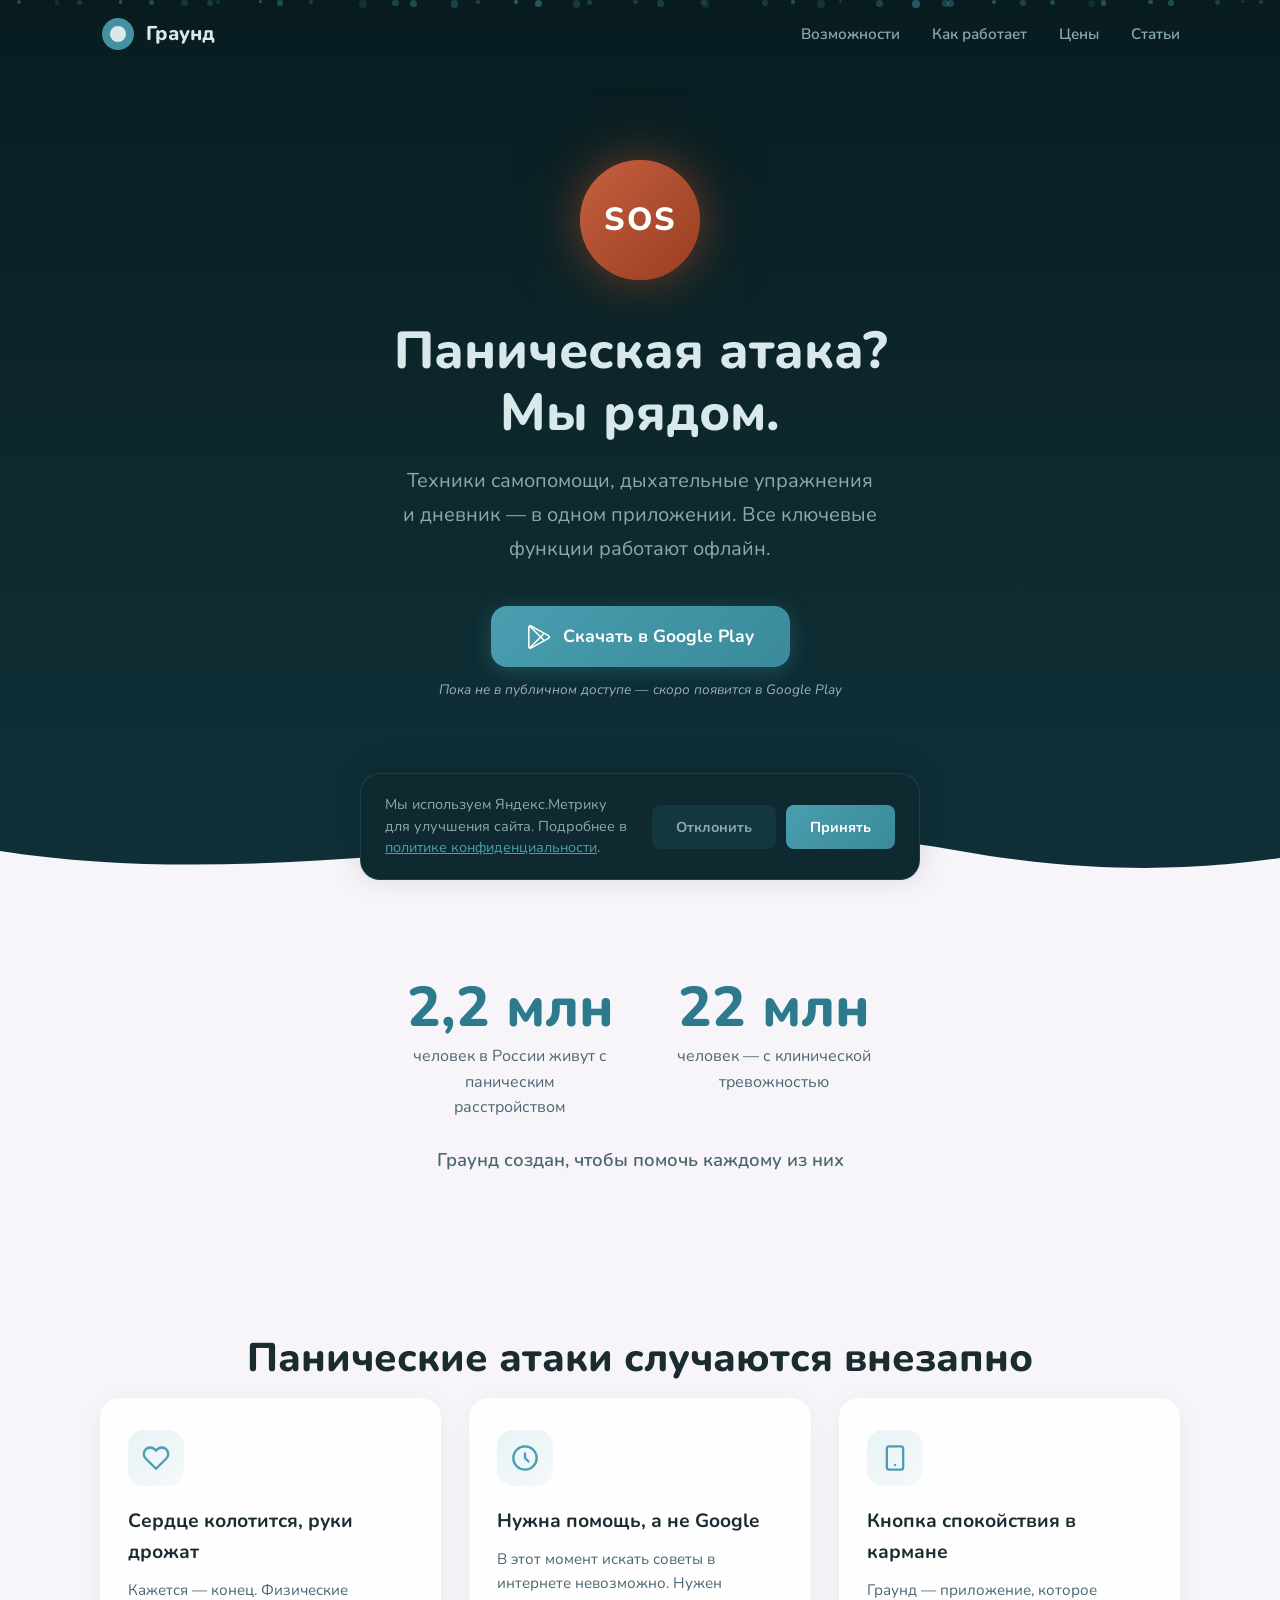
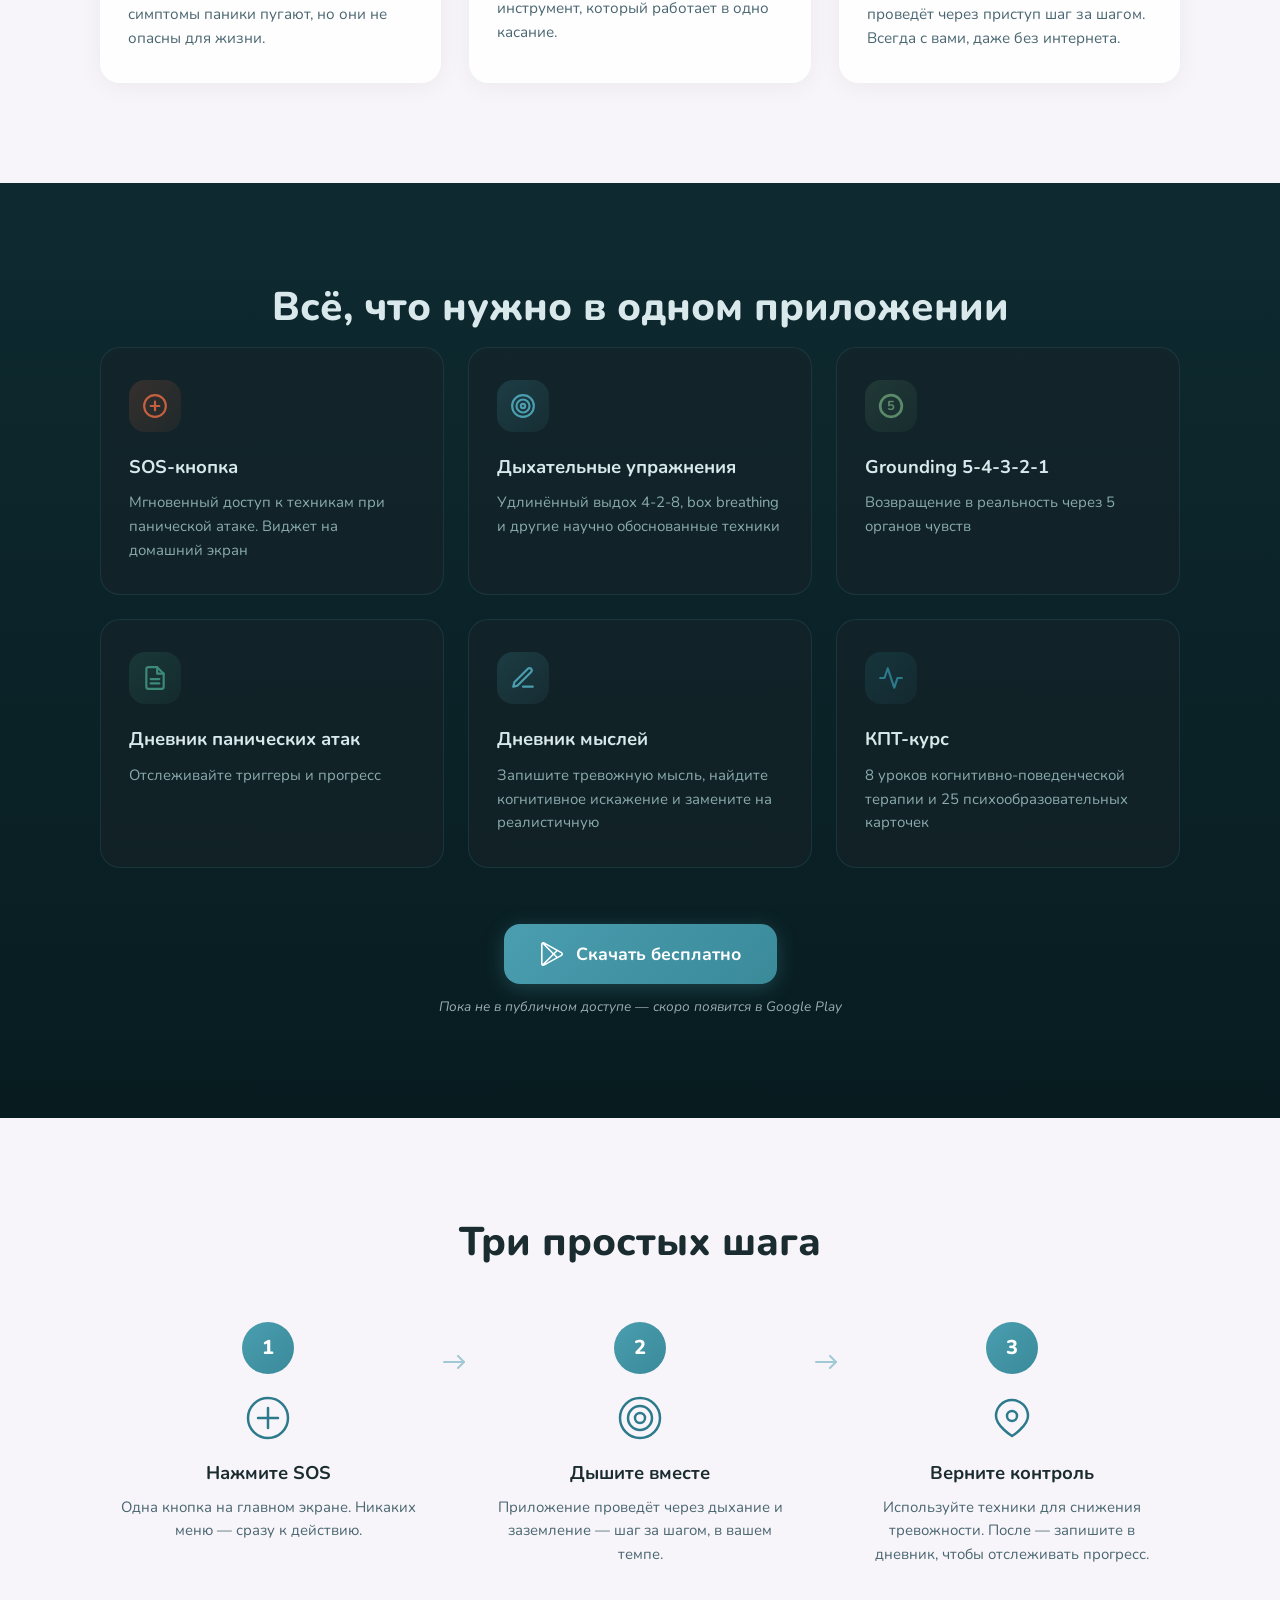
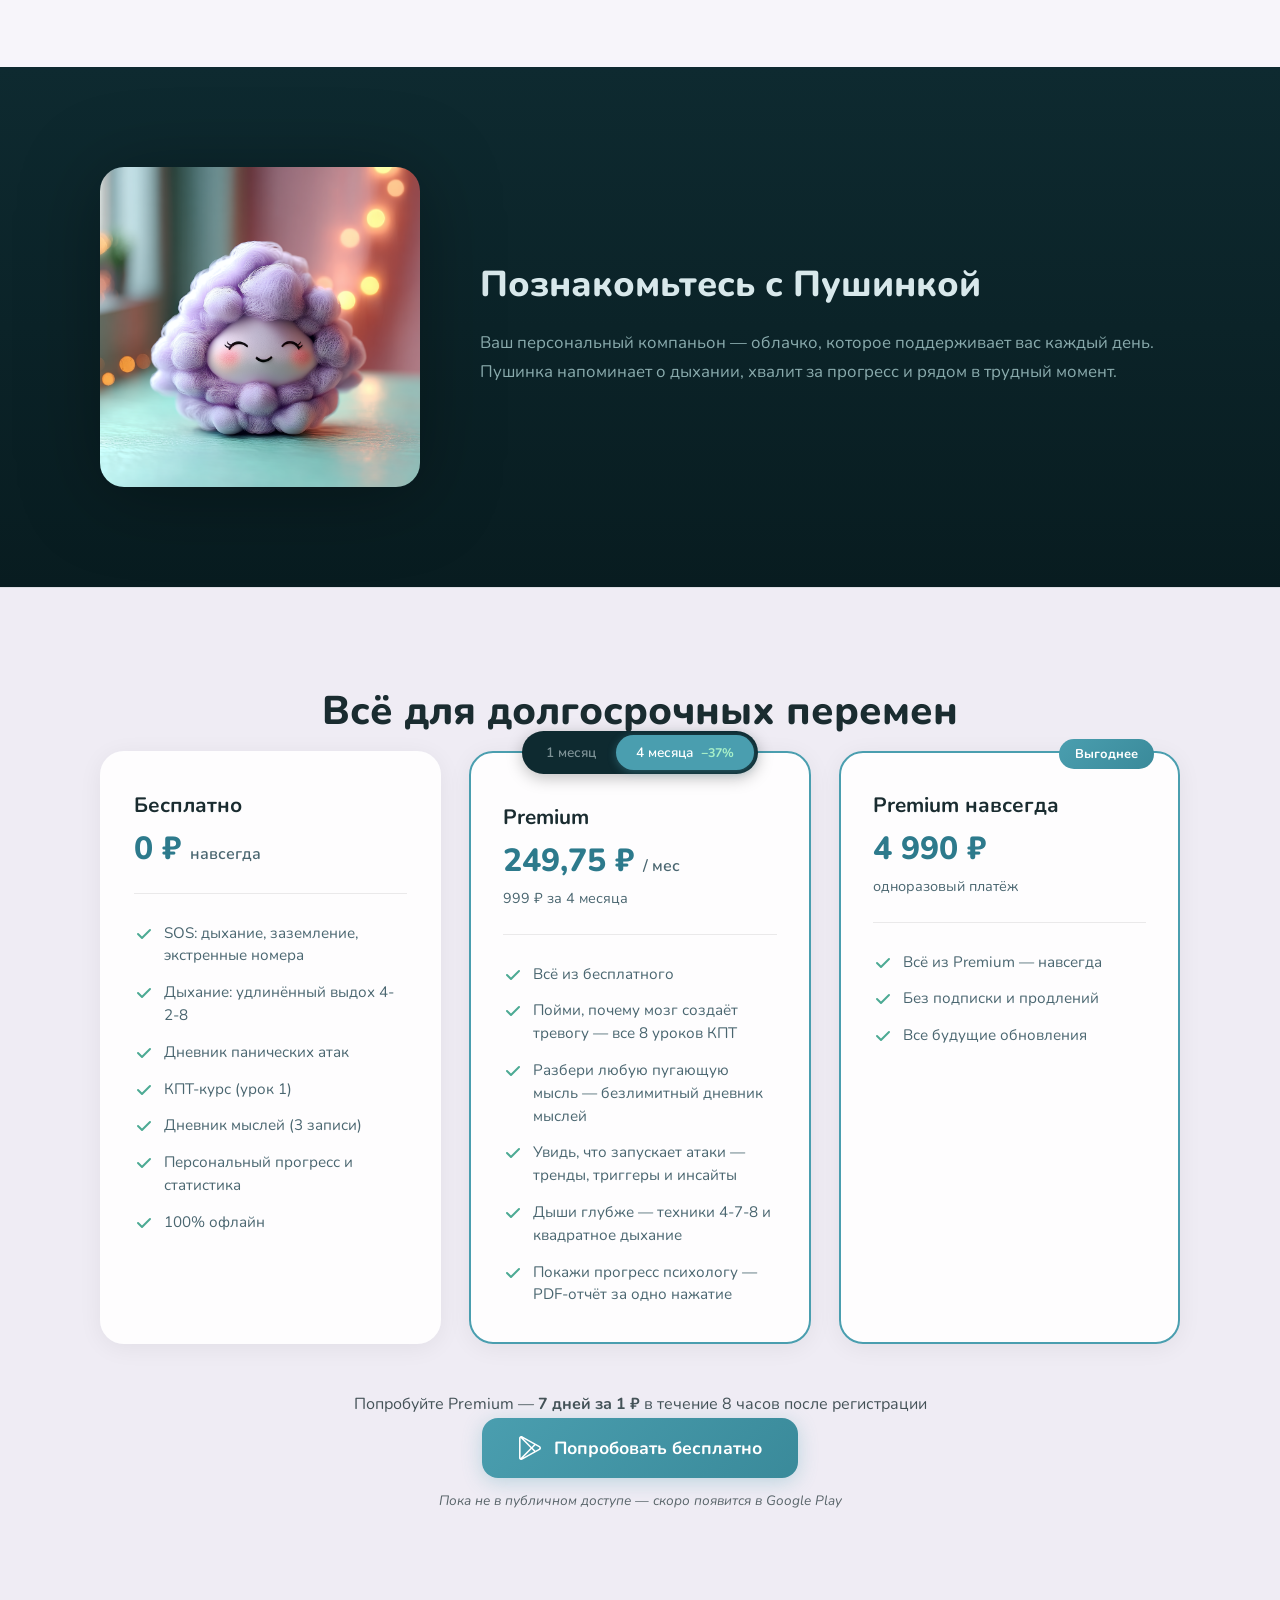
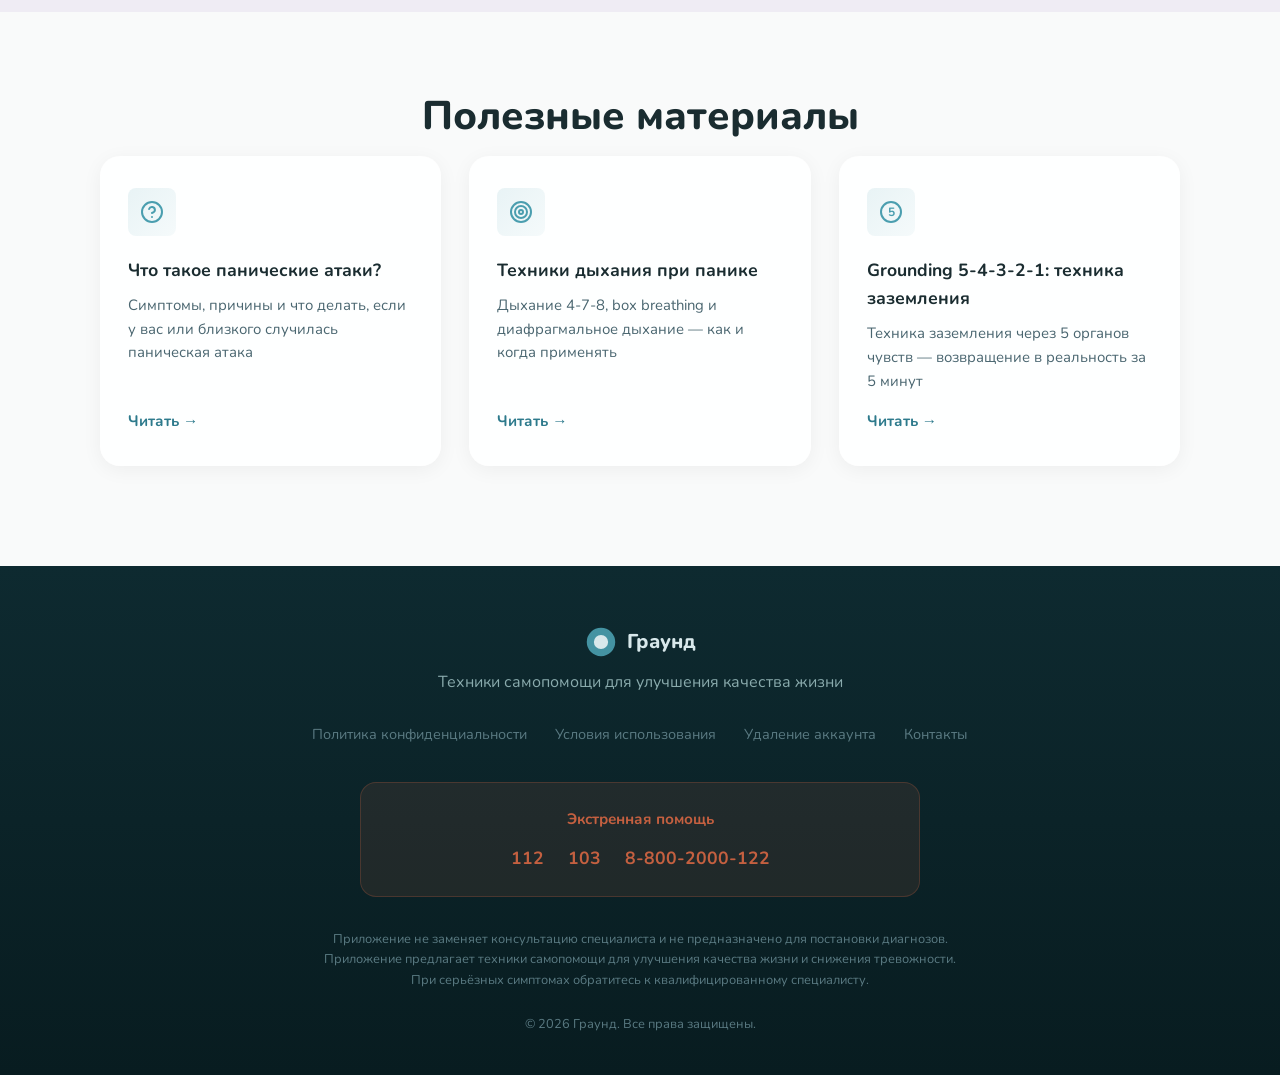
<file: index.html>
<!DOCTYPE html>
<html lang="ru">
<head>
  <meta charset="UTF-8">
  <meta name="viewport" content="width=device-width, initial-scale=1.0">
  <title>Граунд — помощь при панических атаках</title>
  <meta name="description" content="Граунд — приложение с техниками самопомощи при панических атаках. SOS-кнопка, дыхательные упражнения, grounding, дневник. 100% офлайн.">
  <meta name="keywords" content="панические атаки, тревожность, самопомощь, дыхательные упражнения, grounding, КПТ, дневник, Android">

  <!-- Open Graph -->
  <meta property="og:title" content="Граунд — помощь при панических атаках">
  <meta property="og:description" content="Техники самопомощи, которые работают без интернета. SOS-кнопка, дыхание, grounding, дневник.">
  <meta property="og:type" content="website">
  <meta property="og:url" content="https://graund.space/">
  <meta property="og:locale" content="ru_RU">
  <meta property="og:image" content="https://graund.space/og-image.png">

  <!-- Twitter Card -->
  <meta name="twitter:card" content="summary_large_image">
  <meta name="twitter:title" content="Граунд — помощь при панических атаках">
  <meta name="twitter:description" content="Техники самопомощи, дыхательные упражнения и дневник — в одном приложении. Все ключевые функции работают офлайн.">
  <meta name="twitter:image" content="https://graund.space/og-image.png">

  <!-- Canonical -->
  <link rel="canonical" href="https://graund.space/">

  <!-- Google Fonts -->
  <link rel="preconnect" href="https://fonts.googleapis.com">
  <link rel="preconnect" href="https://fonts.gstatic.com" crossorigin>
  <link href="https://fonts.googleapis.com/css2?family=Nunito:wght@400;600;700;800&display=swap" rel="stylesheet">

  <!-- CSS -->
  <link rel="stylesheet" href="css/style.css">
  <link rel="stylesheet" href="css/animations.css">

  <!-- JSON-LD -->
  <script type="application/ld+json">
  {
    "@context": "https://schema.org",
    "@type": "MobileApplication",
    "name": "Граунд",
    "operatingSystem": "Android",
    "applicationCategory": "HealthApplication",
    "description": "Приложение с техниками самопомощи при панических атаках. SOS-кнопка, дыхательные упражнения, grounding, дневник.",
    "offers": {
      "@type": "Offer",
      "price": "0",
      "priceCurrency": "RUB"
    },
    "url": "https://graund.space"
  }
  </script>

  <script type="application/ld+json">
  {
    "@context": "https://schema.org",
    "@type": "WebSite",
    "name": "Граунд",
    "url": "https://graund.space",
    "description": "Приложение с техниками самопомощи при панических атаках"
  }
  </script>

  <!-- Inline SVG Favicon -->
  <link rel="icon" href="data:image/svg+xml,<svg xmlns='http://www.w3.org/2000/svg' viewBox='0 0 100 100'><circle cx='50' cy='50' r='45' fill='%230E2A30'/><circle cx='50' cy='50' r='28' fill='%234A9EAF' opacity='0.9'/><circle cx='50' cy='50' r='14' fill='%23D8E8EB'/></svg>" type="image/svg+xml">
</head>
<body>

  <!-- ========================================
       HEADER
       ======================================== -->
  <header class="header">
    <div class="container">
      <a href="#" class="header__logo">
        <svg class="header__logo-icon" viewBox="0 0 36 36" fill="none" xmlns="http://www.w3.org/2000/svg">
          <circle cx="18" cy="18" r="16" fill="#4A9EAF" opacity="0.9"/>
          <circle cx="18" cy="18" r="8" fill="#D8E8EB"/>
        </svg>
        Граунд
      </a>

      <nav class="header__nav">
        <a href="#features">Возможности</a>
        <a href="#how-it-works">Как работает</a>
        <a href="#pricing">Цены</a>
        <a href="#articles">Статьи</a>
      </nav>

      <button class="burger" aria-label="Меню">
        <span></span>
        <span></span>
        <span></span>
      </button>
    </div>
  </header>

  <main>

  <!-- ========================================
       HERO
       ======================================== -->
  <section class="hero" id="hero">
    <div class="particles"></div>

    <div class="hero__content">
      <div class="hero__sos-wrapper">
        <div class="hero__sos-circle">
          <span>SOS</span>
        </div>
        <div class="pulse-ring pulse-ring--1"></div>
        <div class="pulse-ring pulse-ring--2"></div>
      </div>

      <h1 class="hero__title">Паническая атака?<br>Мы рядом.</h1>
      <p class="hero__subtitle">
        Техники самопомощи, дыхательные упражнения и&nbsp;дневник — в&nbsp;одном приложении.
        Все ключевые функции работают офлайн.
      </p>

      <a href="#features" class="cta-button">
        <svg viewBox="0 0 24 24" fill="currentColor">
          <path d="m21.762,9.942L4.67.378c-.721-.466-1.635-.504-2.393-.099-.768.411-1.246,1.208-1.246,2.08v19.282c0,.872.477,1.668,1.246,2.079.755.404,1.668.37,2.393-.098l17.092-9.564c.756-.423,1.207-1.192,1.207-2.058s-.451-1.635-1.207-2.058Zm-5.746-1.413l-2.36,2.36L5.302,2.534l10.714,5.995ZM2.604,21.906V2.094l9.941,9.906L2.604,21.906Zm2.698-.439l8.355-8.355,2.36,2.36-10.714,5.995Zm15.692-8.78l-3.552,1.987-2.674-2.674,2.674-2.674,3.552,1.987c.363.203.402.548.402.686s-.039.483-.402.686Z"/>
        </svg>
        Скачать в Google Play
      </a>
      <p class="cta-note">Пока не в публичном доступе — скоро появится в Google Play</p>
    </div>

    <!-- Wave divider -->
    <div class="hero__wave">
      <svg viewBox="0 0 1440 120" preserveAspectRatio="none" xmlns="http://www.w3.org/2000/svg">
        <path d="M0,64 C360,120 720,0 1080,64 C1260,96 1380,80 1440,72 L1440,120 L0,120 Z" fill="#F7F5FA"/>
      </svg>
    </div>
  </section>

  <!-- ========================================
       SOCIAL PROOF
       ======================================== -->
  <section class="social-proof section-light" id="social-proof">
    <div class="container">
      <div class="stats fade-in">
        <div class="stat">
          <div class="stat__number" data-target="2.5" data-suffix=" млн" data-decimal="true">0</div>
          <div class="stat__label">человек в России живут с паническим расстройством</div>
        </div>
        <div class="stat">
          <div class="stat__number" data-target="26" data-suffix=" млн" data-decimal="false">0</div>
          <div class="stat__label">человек — с клинической тревожностью</div>
        </div>
      </div>
      <p class="social-proof__tagline fade-in">Граунд создан, чтобы помочь каждому из них</p>
    </div>
  </section>

  <!-- ========================================
       PROBLEM
       ======================================== -->
  <section class="problem section-light" id="problem">
    <div class="container">
      <h2 class="section-title fade-in">Панические атаки случаются внезапно</h2>

      <div class="problem__grid stagger-container">
        <!-- Card 1 -->
        <div class="problem__card fade-in">
          <div class="problem__card-icon">
            <svg viewBox="0 0 24 24" fill="none" stroke="currentColor" stroke-width="2" stroke-linecap="round" stroke-linejoin="round">
              <path d="M20.84 4.61a5.5 5.5 0 0 0-7.78 0L12 5.67l-1.06-1.06a5.5 5.5 0 0 0-7.78 7.78L12 21.23l8.84-8.84a5.5 5.5 0 0 0 0-7.78z"/>
            </svg>
          </div>
          <h3>Сердце колотится, руки дрожат</h3>
          <p>Кажется — конец. Физические симптомы паники пугают, но они не опасны для жизни.</p>
        </div>

        <!-- Card 2 -->
        <div class="problem__card fade-in">
          <div class="problem__card-icon">
            <svg viewBox="0 0 24 24" fill="none" stroke="currentColor" stroke-width="2" stroke-linecap="round" stroke-linejoin="round">
              <circle cx="12" cy="12" r="10"/>
              <path d="M12 8v4l3 3"/>
            </svg>
          </div>
          <h3>Нужна помощь, а не Google</h3>
          <p>В этот момент искать советы в интернете невозможно. Нужен инструмент, который работает в одно касание.</p>
        </div>

        <!-- Card 3 -->
        <div class="problem__card fade-in">
          <div class="problem__card-icon">
            <svg viewBox="0 0 24 24" fill="none" stroke="currentColor" stroke-width="2" stroke-linecap="round" stroke-linejoin="round">
              <rect x="5" y="2" width="14" height="20" rx="2" ry="2"/>
              <line x1="12" y1="18" x2="12.01" y2="18"/>
            </svg>
          </div>
          <h3>Кнопка спокойствия в кармане</h3>
          <p>Граунд — приложение, которое проведёт через приступ шаг за шагом. Всегда с вами, даже без интернета.</p>
        </div>
      </div>
    </div>
  </section>

  <!-- ========================================
       FEATURES
       ======================================== -->
  <section class="features section-dark" id="features">
    <div class="container">
      <h2 class="section-title fade-in">Всё, что нужно в одном приложении</h2>

      <div class="features__grid stagger-container">
        <!-- SOS -->
        <div class="feature-card feature-card--sos fade-in">
          <div class="feature-card__icon">
            <svg viewBox="0 0 24 24" fill="none" stroke="currentColor" stroke-width="2" stroke-linecap="round" stroke-linejoin="round">
              <circle cx="12" cy="12" r="10"/>
              <line x1="12" y1="8" x2="12" y2="16"/>
              <line x1="8" y1="12" x2="16" y2="12"/>
            </svg>
          </div>
          <h3>SOS-кнопка</h3>
          <p>Мгновенный доступ к техникам при панической атаке. Виджет на домашний экран</p>
        </div>

        <!-- Breathing -->
        <div class="feature-card feature-card--breathing fade-in">
          <div class="feature-card__icon">
            <svg viewBox="0 0 24 24" fill="none" stroke="currentColor" stroke-width="2" stroke-linecap="round" stroke-linejoin="round">
              <circle cx="12" cy="12" r="10"/>
              <circle cx="12" cy="12" r="6"/>
              <circle cx="12" cy="12" r="2"/>
            </svg>
          </div>
          <h3>Дыхательные упражнения</h3>
          <p>Удлинённый выдох 4-2-8, box breathing и другие научно обоснованные техники</p>
        </div>

        <!-- Grounding -->
        <div class="feature-card feature-card--grounding fade-in">
          <div class="feature-card__icon">
            <svg viewBox="0 0 24 24" fill="none" stroke="currentColor" stroke-width="2.5" stroke-linecap="round" stroke-linejoin="round">
              <circle cx="12" cy="12" r="10"/>
              <text x="12" y="16" text-anchor="middle" font-size="12" font-weight="bold" fill="currentColor" stroke="none">5</text>
            </svg>
          </div>
          <h3>Grounding 5-4-3-2-1</h3>
          <p>Возвращение в реальность через 5 органов чувств</p>
        </div>

        <!-- Diary -->
        <div class="feature-card feature-card--diary fade-in">
          <div class="feature-card__icon">
            <svg viewBox="0 0 24 24" fill="none" stroke="currentColor" stroke-width="2" stroke-linecap="round" stroke-linejoin="round">
              <path d="M14 2H6a2 2 0 0 0-2 2v16a2 2 0 0 0 2 2h12a2 2 0 0 0 2-2V8z"/>
              <polyline points="14 2 14 8 20 8"/>
              <line x1="16" y1="13" x2="8" y2="13"/>
              <line x1="16" y1="17" x2="8" y2="17"/>
            </svg>
          </div>
          <h3>Дневник панических атак</h3>
          <p>Отслеживайте триггеры и прогресс</p>
        </div>

        <!-- Thought Records -->
        <div class="feature-card feature-card--thoughts fade-in">
          <div class="feature-card__icon">
            <svg viewBox="0 0 24 24" fill="none" stroke="currentColor" stroke-width="2" stroke-linecap="round" stroke-linejoin="round">
              <path d="M12 20h9"/>
              <path d="M16.5 3.5a2.121 2.121 0 0 1 3 3L7 19l-4 1 1-4L16.5 3.5z"/>
            </svg>
          </div>
          <h3>Дневник мыслей</h3>
          <p>Запишите тревожную мысль, найдите когнитивное искажение и замените на реалистичную</p>
        </div>

        <!-- CBT -->
        <div class="feature-card feature-card--cbt fade-in">
          <div class="feature-card__icon">
            <svg viewBox="0 0 24 24" fill="none" stroke="currentColor" stroke-width="2" stroke-linecap="round" stroke-linejoin="round">
              <polyline points="22 12 18 12 15 21 9 3 6 12 2 12"/>
            </svg>
          </div>
          <h3>КПТ-курс</h3>
          <p>8 уроков когнитивно-поведенческой терапии и 25 психообразовательных карточек</p>
        </div>

      </div>

      <div class="fade-in" style="text-align: center;">
        <a href="#features" class="cta-button">
          <svg viewBox="0 0 24 24" fill="currentColor">
            <path d="m21.762,9.942L4.67.378c-.721-.466-1.635-.504-2.393-.099-.768.411-1.246,1.208-1.246,2.08v19.282c0,.872.477,1.668,1.246,2.079.755.404,1.668.37,2.393-.098l17.092-9.564c.756-.423,1.207-1.192,1.207-2.058s-.451-1.635-1.207-2.058Zm-5.746-1.413l-2.36,2.36L5.302,2.534l10.714,5.995ZM2.604,21.906V2.094l9.941,9.906L2.604,21.906Zm2.698-.439l8.355-8.355,2.36,2.36-10.714,5.995Zm15.692-8.78l-3.552,1.987-2.674-2.674,2.674-2.674,3.552,1.987c.363.203.402.548.402.686s-.039.483-.402.686Z"/>
          </svg>
          Скачать бесплатно
        </a>
        <p class="cta-note">Пока не в публичном доступе — скоро появится в Google Play</p>
      </div>
    </div>
  </section>

  <!-- ========================================
       HOW IT WORKS
       ======================================== -->
  <section class="how-it-works section-light" id="how-it-works">
    <div class="container">
      <h2 class="section-title fade-in">Три простых шага</h2>

      <div class="steps fade-in">
        <!-- Step 1 -->
        <div class="step">
          <div class="step__number">1</div>
          <div class="step__icon">
            <svg viewBox="0 0 48 48" fill="none" stroke="currentColor" stroke-width="2.5" stroke-linecap="round" stroke-linejoin="round">
              <circle cx="24" cy="24" r="20"/>
              <line x1="24" y1="14" x2="24" y2="34"/>
              <line x1="14" y1="24" x2="34" y2="24"/>
            </svg>
          </div>
          <h3>Нажмите SOS</h3>
          <p>Одна кнопка на главном экране. Никаких меню — сразу к действию.</p>
        </div>

        <!-- Connector -->
        <div class="step-connector">
          <svg viewBox="0 0 32 32" fill="none" stroke="currentColor" stroke-width="2" stroke-linecap="round" stroke-linejoin="round">
            <line x1="6" y1="16" x2="26" y2="16"/>
            <polyline points="20 10 26 16 20 22"/>
          </svg>
        </div>

        <!-- Step 2 -->
        <div class="step">
          <div class="step__number">2</div>
          <div class="step__icon">
            <svg viewBox="0 0 48 48" fill="none" stroke="currentColor" stroke-width="2.5" stroke-linecap="round" stroke-linejoin="round">
              <circle cx="24" cy="24" r="20"/>
              <circle cx="24" cy="24" r="12"/>
              <circle cx="24" cy="24" r="5"/>
            </svg>
          </div>
          <h3>Дышите вместе</h3>
          <p>Приложение проведёт через дыхание и заземление — шаг за шагом, в вашем темпе.</p>
        </div>

        <!-- Connector -->
        <div class="step-connector">
          <svg viewBox="0 0 32 32" fill="none" stroke="currentColor" stroke-width="2" stroke-linecap="round" stroke-linejoin="round">
            <line x1="6" y1="16" x2="26" y2="16"/>
            <polyline points="20 10 26 16 20 22"/>
          </svg>
        </div>

        <!-- Step 3 -->
        <div class="step">
          <div class="step__number">3</div>
          <div class="step__icon">
            <svg viewBox="0 0 48 48" fill="none" stroke="currentColor" stroke-width="2.5" stroke-linecap="round" stroke-linejoin="round">
              <path d="M40 22c0 10-16 20-16 20S8 32 8 22a16 16 0 0 1 32 0z"/>
              <circle cx="24" cy="22" r="5"/>
            </svg>
          </div>
          <h3>Верните контроль</h3>
          <p>Используйте техники для снижения тревожности. После — запишите в дневник, чтобы отслеживать прогресс.</p>
        </div>
      </div>
    </div>
  </section>

  <!-- ========================================
       PUSHINKA (mascot)
       ======================================== -->
  <section class="pushinka section-dark" id="pushinka">
    <div class="container">
      <div class="pushinka__inner fade-in">
        <div class="pushinka__image">
          <img src="images/pushinka/breathing.png?v=2" alt="Пушинка — маскот приложения Граунд" loading="lazy">
        </div>
        <div class="pushinka__text">
          <h2>Познакомьтесь с Пушинкой</h2>
          <p>
            Ваш персональный компаньон — облачко, которое поддерживает вас каждый день.
            Пушинка напоминает о&nbsp;дыхании, хвалит за&nbsp;прогресс и&nbsp;рядом в&nbsp;трудный момент.
          </p>
        </div>
      </div>
    </div>
  </section>

  <!-- ========================================
       PRICING
       ======================================== -->
  <section class="pricing section-light" id="pricing">
    <div class="container">
      <h2 class="section-title fade-in">Всё для долгосрочных перемен</h2>

      <div class="pricing__grid stagger-container">
        <!-- Free -->
        <div class="pricing-card fade-in">
          <div class="pricing-card__header">
            <div class="pricing-card__name">Бесплатно</div>
            <div class="pricing-card__price">0 &#8381; <span>навсегда</span></div>
          </div>
          <ul class="pricing-card__features">
            <li>
              <svg viewBox="0 0 20 20" fill="currentColor"><path fill-rule="evenodd" d="M16.707 5.293a1 1 0 010 1.414l-8 8a1 1 0 01-1.414 0l-4-4a1 1 0 011.414-1.414L8 12.586l7.293-7.293a1 1 0 011.414 0z" clip-rule="evenodd"/></svg>
              SOS: дыхание, заземление, экстренные номера
            </li>
            <li>
              <svg viewBox="0 0 20 20" fill="currentColor"><path fill-rule="evenodd" d="M16.707 5.293a1 1 0 010 1.414l-8 8a1 1 0 01-1.414 0l-4-4a1 1 0 011.414-1.414L8 12.586l7.293-7.293a1 1 0 011.414 0z" clip-rule="evenodd"/></svg>
              Дыхание: удлинённый выдох 4-2-8
            </li>
            <li>
              <svg viewBox="0 0 20 20" fill="currentColor"><path fill-rule="evenodd" d="M16.707 5.293a1 1 0 010 1.414l-8 8a1 1 0 01-1.414 0l-4-4a1 1 0 011.414-1.414L8 12.586l7.293-7.293a1 1 0 011.414 0z" clip-rule="evenodd"/></svg>
              Дневник панических атак
            </li>
            <li>
              <svg viewBox="0 0 20 20" fill="currentColor"><path fill-rule="evenodd" d="M16.707 5.293a1 1 0 010 1.414l-8 8a1 1 0 01-1.414 0l-4-4a1 1 0 011.414-1.414L8 12.586l7.293-7.293a1 1 0 011.414 0z" clip-rule="evenodd"/></svg>
              КПТ-курс (урок 1)
            </li>
            <li>
              <svg viewBox="0 0 20 20" fill="currentColor"><path fill-rule="evenodd" d="M16.707 5.293a1 1 0 010 1.414l-8 8a1 1 0 01-1.414 0l-4-4a1 1 0 011.414-1.414L8 12.586l7.293-7.293a1 1 0 011.414 0z" clip-rule="evenodd"/></svg>
              Дневник мыслей (3 записи)
            </li>
            <li>
              <svg viewBox="0 0 20 20" fill="currentColor"><path fill-rule="evenodd" d="M16.707 5.293a1 1 0 010 1.414l-8 8a1 1 0 01-1.414 0l-4-4a1 1 0 011.414-1.414L8 12.586l7.293-7.293a1 1 0 011.414 0z" clip-rule="evenodd"/></svg>
              Персональный прогресс и статистика
            </li>
            <li>
              <svg viewBox="0 0 20 20" fill="currentColor"><path fill-rule="evenodd" d="M16.707 5.293a1 1 0 010 1.414l-8 8a1 1 0 01-1.414 0l-4-4a1 1 0 011.414-1.414L8 12.586l7.293-7.293a1 1 0 011.414 0z" clip-rule="evenodd"/></svg>
              100% офлайн
            </li>
          </ul>
        </div>

        <!-- Premium (toggle switches month/quarter) -->
        <div class="pricing-card pricing-card--premium fade-in">
          <div class="pricing__toggle">
            <button class="pricing__toggle-btn" data-period="month">1 месяц</button>
            <button class="pricing__toggle-btn pricing__toggle-btn--active" data-period="quarter">4 месяца <span class="pricing__toggle-save">−37%</span></button>
          </div>
          <div class="pricing-card__header">
            <div class="pricing-card__name">Premium</div>
            <div class="pricing-card__price" id="premium-price">249,75 &#8381; <span>/ мес</span></div>
            <div class="pricing-card__alt-price" id="premium-alt">999 &#8381; за 4 месяца</div>
          </div>
          <ul class="pricing-card__features">
            <li>
              <svg viewBox="0 0 20 20" fill="currentColor"><path fill-rule="evenodd" d="M16.707 5.293a1 1 0 010 1.414l-8 8a1 1 0 01-1.414 0l-4-4a1 1 0 011.414-1.414L8 12.586l7.293-7.293a1 1 0 011.414 0z" clip-rule="evenodd"/></svg>
              Всё из бесплатного
            </li>
            <li>
              <svg viewBox="0 0 20 20" fill="currentColor"><path fill-rule="evenodd" d="M16.707 5.293a1 1 0 010 1.414l-8 8a1 1 0 01-1.414 0l-4-4a1 1 0 011.414-1.414L8 12.586l7.293-7.293a1 1 0 011.414 0z" clip-rule="evenodd"/></svg>
              Пойми, почему мозг создаёт тревогу — все 8 уроков КПТ
            </li>
            <li>
              <svg viewBox="0 0 20 20" fill="currentColor"><path fill-rule="evenodd" d="M16.707 5.293a1 1 0 010 1.414l-8 8a1 1 0 01-1.414 0l-4-4a1 1 0 011.414-1.414L8 12.586l7.293-7.293a1 1 0 011.414 0z" clip-rule="evenodd"/></svg>
              Разбери любую пугающую мысль — безлимитный дневник мыслей
            </li>
            <li>
              <svg viewBox="0 0 20 20" fill="currentColor"><path fill-rule="evenodd" d="M16.707 5.293a1 1 0 010 1.414l-8 8a1 1 0 01-1.414 0l-4-4a1 1 0 011.414-1.414L8 12.586l7.293-7.293a1 1 0 011.414 0z" clip-rule="evenodd"/></svg>
              Увидь, что запускает атаки — тренды, триггеры и инсайты
            </li>
            <li>
              <svg viewBox="0 0 20 20" fill="currentColor"><path fill-rule="evenodd" d="M16.707 5.293a1 1 0 010 1.414l-8 8a1 1 0 01-1.414 0l-4-4a1 1 0 011.414-1.414L8 12.586l7.293-7.293a1 1 0 011.414 0z" clip-rule="evenodd"/></svg>
              Дыши глубже — техники 4-7-8 и квадратное дыхание
            </li>
            <li>
              <svg viewBox="0 0 20 20" fill="currentColor"><path fill-rule="evenodd" d="M16.707 5.293a1 1 0 010 1.414l-8 8a1 1 0 01-1.414 0l-4-4a1 1 0 011.414-1.414L8 12.586l7.293-7.293a1 1 0 011.414 0z" clip-rule="evenodd"/></svg>
              Покажи прогресс психологу — PDF-отчёт за одно нажатие
            </li>
          </ul>
        </div>

        <!-- Premium навсегда -->
        <div class="pricing-card pricing-card--lifetime fade-in">
          <div class="pricing-card__badge">Выгоднее</div>
          <div class="pricing-card__header">
            <div class="pricing-card__name">Premium навсегда</div>
            <div class="pricing-card__price">4 990 &#8381;</div>
            <div class="pricing-card__alt-price">одноразовый платёж</div>
          </div>
          <ul class="pricing-card__features">
            <li>
              <svg viewBox="0 0 20 20" fill="currentColor"><path fill-rule="evenodd" d="M16.707 5.293a1 1 0 010 1.414l-8 8a1 1 0 01-1.414 0l-4-4a1 1 0 011.414-1.414L8 12.586l7.293-7.293a1 1 0 011.414 0z" clip-rule="evenodd"/></svg>
              Всё из Premium — навсегда
            </li>
            <li>
              <svg viewBox="0 0 20 20" fill="currentColor"><path fill-rule="evenodd" d="M16.707 5.293a1 1 0 010 1.414l-8 8a1 1 0 01-1.414 0l-4-4a1 1 0 011.414-1.414L8 12.586l7.293-7.293a1 1 0 011.414 0z" clip-rule="evenodd"/></svg>
              Без подписки и продлений
            </li>
            <li>
              <svg viewBox="0 0 20 20" fill="currentColor"><path fill-rule="evenodd" d="M16.707 5.293a1 1 0 010 1.414l-8 8a1 1 0 01-1.414 0l-4-4a1 1 0 011.414-1.414L8 12.586l7.293-7.293a1 1 0 011.414 0z" clip-rule="evenodd"/></svg>
              Все будущие обновления
            </li>
          </ul>
        </div>
      </div>

      <p class="pricing__trial fade-in" style="text-align: center; margin-top: 1.5rem; opacity: 0.8;">
        Попробуйте Premium — <strong>7 дней за 1 &#8381;</strong> в течение 8 часов после регистрации
      </p>

      <div class="fade-in" style="text-align: center;">
        <a href="#features" class="cta-button">
          <svg viewBox="0 0 24 24" fill="currentColor">
            <path d="m21.762,9.942L4.67.378c-.721-.466-1.635-.504-2.393-.099-.768.411-1.246,1.208-1.246,2.08v19.282c0,.872.477,1.668,1.246,2.079.755.404,1.668.37,2.393-.098l17.092-9.564c.756-.423,1.207-1.192,1.207-2.058s-.451-1.635-1.207-2.058Zm-5.746-1.413l-2.36,2.36L5.302,2.534l10.714,5.995ZM2.604,21.906V2.094l9.941,9.906L2.604,21.906Zm2.698-.439l8.355-8.355,2.36,2.36-10.714,5.995Zm15.692-8.78l-3.552,1.987-2.674-2.674,2.674-2.674,3.552,1.987c.363.203.402.548.402.686s-.039.483-.402.686Z"/>
          </svg>
          Попробовать бесплатно
        </a>
        <p class="cta-note">Пока не в публичном доступе — скоро появится в Google Play</p>
      </div>
    </div>
  </section>

  <!-- ========================================
       ARTICLES
       ======================================== -->
  <section class="articles section-light" id="articles">
    <div class="container">
      <h2 class="section-title fade-in">Полезные материалы</h2>

      <div class="articles__grid stagger-container">
        <!-- Article 1 -->
        <a href="articles/chto-takoe-panicheskie-ataki/" class="article-card fade-in">
          <div class="article-card__icon">
            <svg viewBox="0 0 24 24" fill="none" stroke="currentColor" stroke-width="2" stroke-linecap="round" stroke-linejoin="round">
              <circle cx="12" cy="12" r="10"/>
              <path d="M9.09 9a3 3 0 0 1 5.83 1c0 2-3 3-3 3"/>
              <line x1="12" y1="17" x2="12.01" y2="17"/>
            </svg>
          </div>
          <h3>Что такое панические атаки?</h3>
          <p>Симптомы, причины и что делать, если у вас или близкого случилась паническая атака</p>
          <span class="article-card__link">Читать &rarr;</span>
        </a>

        <!-- Article 2 -->
        <a href="articles/tehniki-dyhania-pri-panike/" class="article-card fade-in">
          <div class="article-card__icon">
            <svg viewBox="0 0 24 24" fill="none" stroke="currentColor" stroke-width="2" stroke-linecap="round" stroke-linejoin="round">
              <circle cx="12" cy="12" r="10"/>
              <circle cx="12" cy="12" r="6"/>
              <circle cx="12" cy="12" r="2"/>
            </svg>
          </div>
          <h3>Техники дыхания при панике</h3>
          <p>Дыхание 4-7-8, box breathing и диафрагмальное дыхание — как и когда применять</p>
          <span class="article-card__link">Читать &rarr;</span>
        </a>

        <!-- Article 3 -->
        <a href="articles/grounding-5-4-3-2-1/" class="article-card fade-in">
          <div class="article-card__icon">
            <svg viewBox="0 0 24 24" fill="none" stroke="currentColor" stroke-width="2" stroke-linecap="round" stroke-linejoin="round">
              <circle cx="12" cy="12" r="10"/>
              <text x="12" y="16" text-anchor="middle" font-size="12" font-weight="bold" fill="currentColor" stroke="none">5</text>
            </svg>
          </div>
          <h3>Grounding 5-4-3-2-1: техника заземления</h3>
          <p>Техника заземления через 5 органов чувств — возвращение в реальность за 5 минут</p>
          <span class="article-card__link">Читать &rarr;</span>
        </a>
      </div>
    </div>
  </section>

  </main>

  <!-- ========================================
       FOOTER
       ======================================== -->
  <footer class="footer section-dark" id="footer">
    <div class="container">
      <div class="footer__logo">
        <svg viewBox="0 0 36 36" fill="none" xmlns="http://www.w3.org/2000/svg">
          <circle cx="18" cy="18" r="16" fill="#4A9EAF" opacity="0.9"/>
          <circle cx="18" cy="18" r="8" fill="#D8E8EB"/>
        </svg>
        Граунд
      </div>

      <p class="footer__tagline">Техники самопомощи для улучшения качества жизни</p>

      <div class="footer__links">
        <a href="/privacy/">Политика конфиденциальности</a>
        <a href="/terms/">Условия использования</a>
        <a href="/delete-account/">Удаление аккаунта</a>
        <a href="mailto:graundsupport@gmail.com">Контакты</a>
      </div>

      <div class="footer__emergency">
        <div class="footer__emergency-title">Экстренная помощь</div>
        <div class="footer__emergency-numbers">
          <a href="tel:112">112</a>
          <a href="tel:103">103</a>
          <a href="tel:88002000122">8-800-2000-122</a>
        </div>
      </div>

      <p class="footer__disclaimer">
        Приложение не заменяет консультацию специалиста и не предназначено для постановки диагнозов.
        Приложение предлагает техники самопомощи для улучшения качества жизни
        и снижения тревожности. При серьёзных симптомах обратитесь к квалифицированному специалисту.
      </p>

      <p class="footer__copyright">&copy; 2026 Граунд. Все права защищены.</p>
    </div>
  </footer>

  <!-- Cookie Consent -->
  <div id="cookie-consent-banner" class="cookie-consent" role="dialog" aria-label="Согласие на cookie">
    <div class="cookie-consent__inner">
      <p class="cookie-consent__text">
        Мы используем Яндекс.Метрику для улучшения сайта.
        Подробнее в <a href="/privacy/#cookies">политике конфиденциальности</a>.
      </p>
      <div class="cookie-consent__buttons">
        <button id="cookie-reject" class="cookie-consent__btn cookie-consent__btn--reject">Отклонить</button>
        <button id="cookie-accept" class="cookie-consent__btn cookie-consent__btn--accept">Принять</button>
      </div>
    </div>
  </div>

  <!-- JavaScript -->
  <script src="js/cookie-consent.js"></script>
  <script src="js/main.js"></script>
  <noscript><div><img src="https://mc.yandex.ru/watch/107083651" style="position:absolute; left:-9999px;" alt="" /></div></noscript>
</body>
</html>
</file>
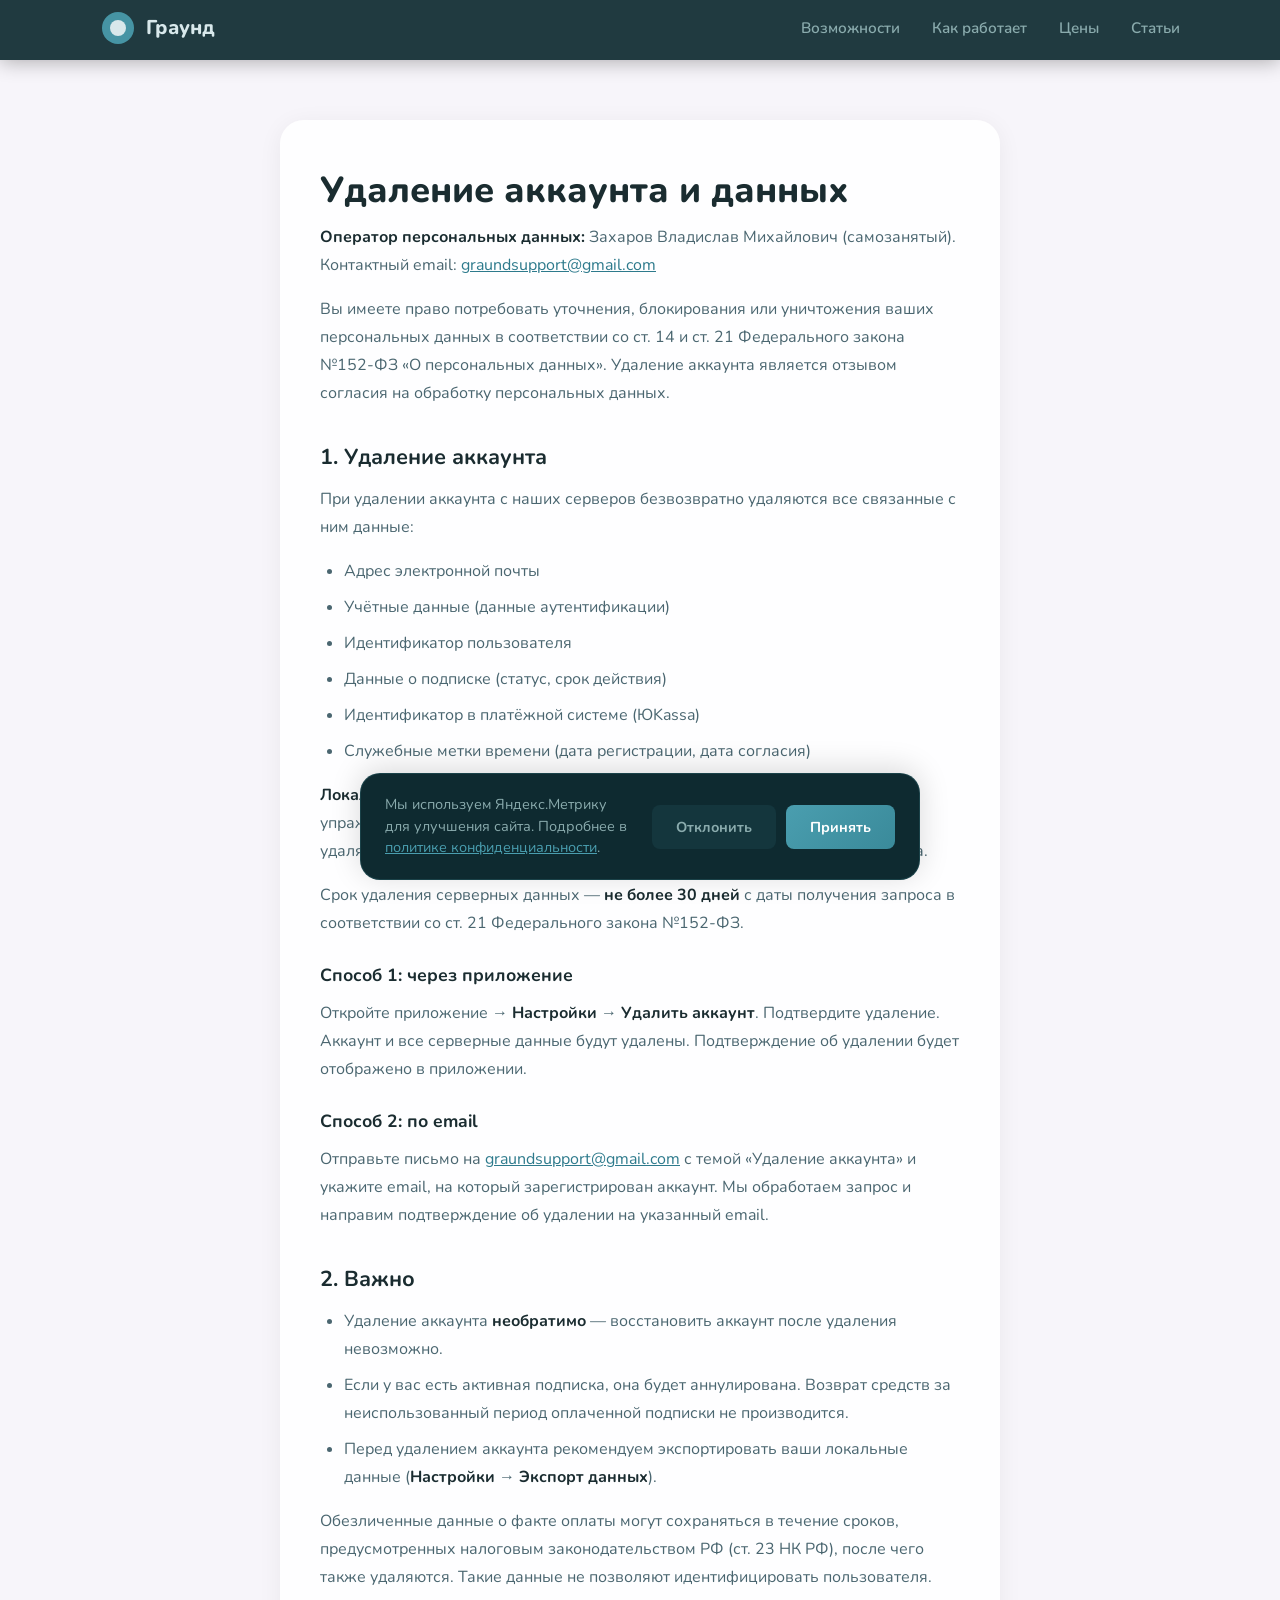
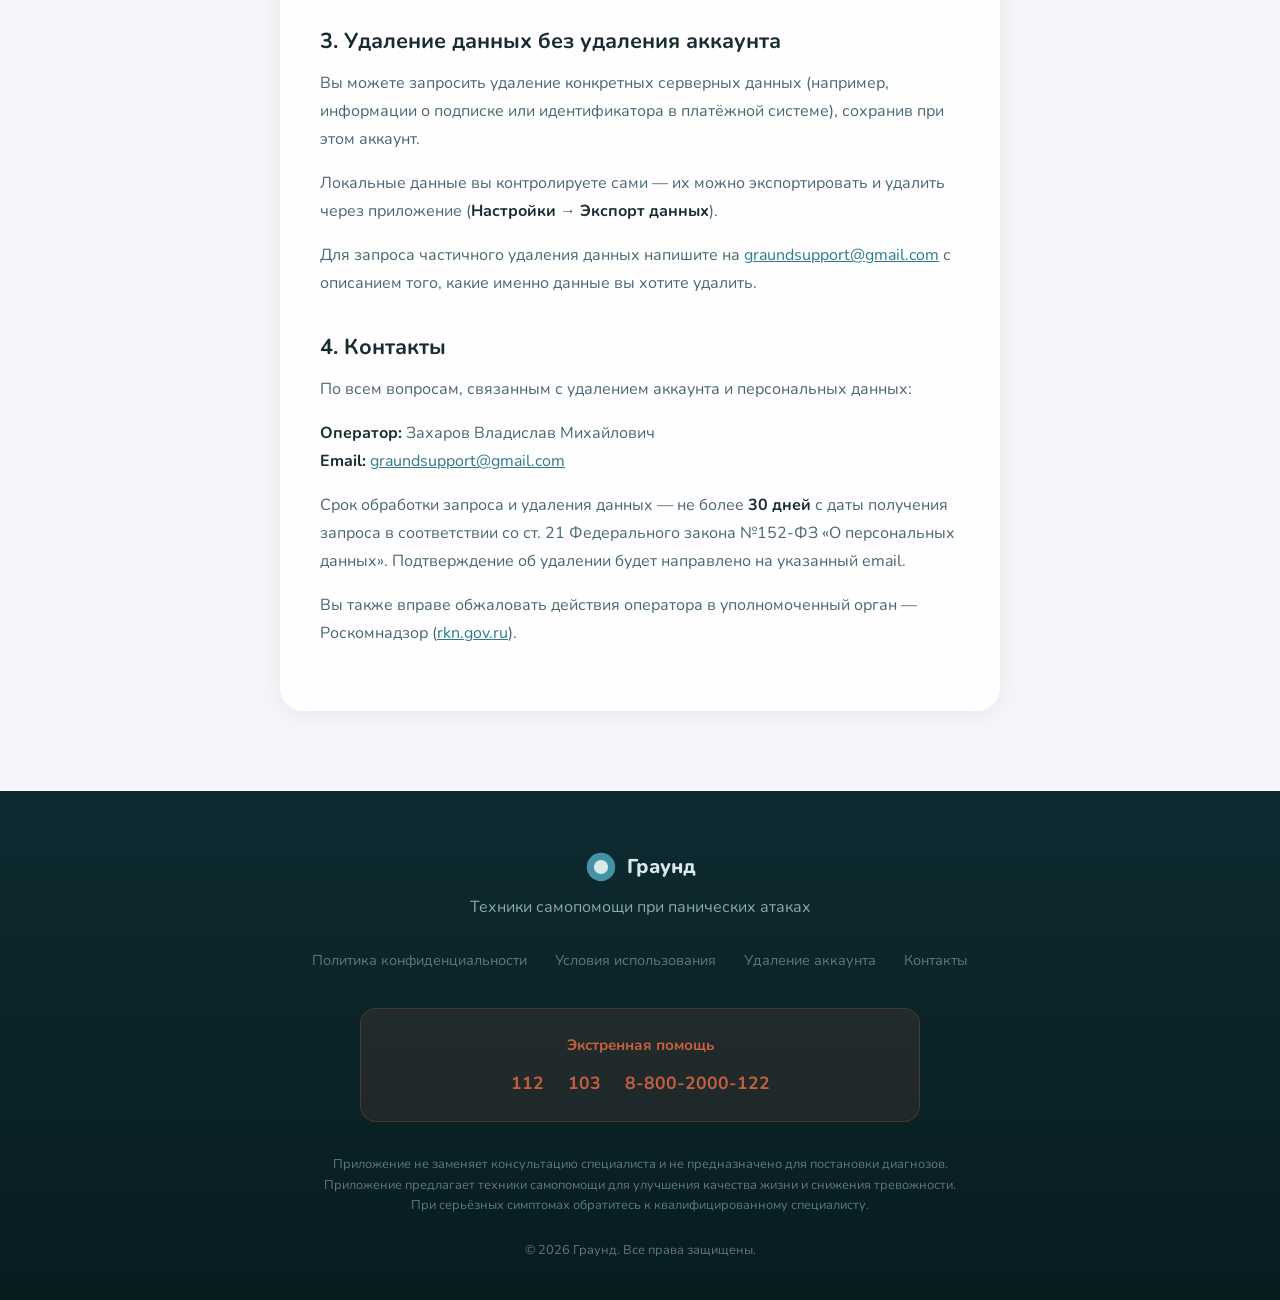
<file: delete-account.html>
<!DOCTYPE html>
<html lang="ru">
<head>
  <meta charset="UTF-8">
  <meta name="viewport" content="width=device-width, initial-scale=1.0">
  <title>Удаление аккаунта и данных — Граунд</title>
  <meta name="description" content="Как удалить аккаунт и данные в приложении Граунд. Инструкция по удалению персональных данных.">

  <!-- Open Graph -->
  <meta property="og:title" content="Удаление аккаунта и данных — Граунд">
  <meta property="og:description" content="Как удалить аккаунт и данные в приложении Граунд. Инструкция по удалению персональных данных.">
  <meta property="og:type" content="website">
  <meta property="og:url" content="https://graund.space/delete-account.html">
  <meta property="og:locale" content="ru_RU">
  <meta property="og:image" content="https://graund.space/og-image.png">

  <!-- Twitter Card -->
  <meta name="twitter:card" content="summary">
  <meta name="twitter:title" content="Удаление аккаунта и данных — Граунд">
  <meta name="twitter:description" content="Как удалить аккаунт и данные в приложении Граунд. Инструкция по удалению персональных данных.">

  <!-- Google Fonts -->
  <link rel="preconnect" href="https://fonts.googleapis.com">
  <link rel="preconnect" href="https://fonts.gstatic.com" crossorigin>
  <link href="https://fonts.googleapis.com/css2?family=Nunito:wght@400;600;700;800&display=swap" rel="stylesheet">

  <!-- CSS -->
  <link rel="stylesheet" href="css/style.css">
  <link rel="stylesheet" href="css/animations.css">

  <link rel="canonical" href="https://graund.space/delete-account.html">

  <!-- Inline SVG Favicon -->
  <link rel="icon" href="data:image/svg+xml,<svg xmlns='http://www.w3.org/2000/svg' viewBox='0 0 100 100'><circle cx='50' cy='50' r='45' fill='%230E2A30'/><circle cx='50' cy='50' r='28' fill='%234A9EAF' opacity='0.9'/><circle cx='50' cy='50' r='14' fill='%23D8E8EB'/></svg>" type="image/svg+xml">
</head>
<body>

  <!-- ========================================
       HEADER
       ======================================== -->
  <header class="header">
    <div class="container">
      <a href="/" class="header__logo">
        <svg class="header__logo-icon" viewBox="0 0 36 36" fill="none" xmlns="http://www.w3.org/2000/svg">
          <circle cx="18" cy="18" r="16" fill="#4A9EAF" opacity="0.9"/>
          <circle cx="18" cy="18" r="8" fill="#D8E8EB"/>
        </svg>
        Граунд
      </a>

      <nav class="header__nav">
        <a href="/#features">Возможности</a>
        <a href="/#how-it-works">Как работает</a>
        <a href="/#pricing">Цены</a>
        <a href="/#articles">Статьи</a>
      </nav>

      <button class="burger" aria-label="Меню">
        <span></span>
        <span></span>
        <span></span>
      </button>
    </div>
  </header>

  <!-- ========================================
       CONTENT
       ======================================== -->
  <main class="article-page">
    <div class="article-content">
      <h1>Удаление аккаунта и данных</h1>

      <p>
        <strong>Оператор персональных данных:</strong> Захаров Владислав Михайлович (самозанятый).<br>
        Контактный email: <a href="mailto:graundsupport@gmail.com">graundsupport@gmail.com</a>
      </p>

      <p>
        Вы имеете право потребовать уточнения, блокирования или уничтожения ваших персональных данных
        в соответствии со ст.&nbsp;14 и ст.&nbsp;21 Федерального закона №152-ФЗ «О персональных данных».
        Удаление аккаунта является отзывом согласия на обработку персональных данных.
      </p>

      <!-- ── Блок 1: Удаление аккаунта ── -->
      <h2>1. Удаление аккаунта</h2>
      <p>
        При удалении аккаунта с наших серверов безвозвратно удаляются все связанные с ним данные:
      </p>
      <ul>
        <li>Адрес электронной почты</li>
        <li>Учётные данные (данные аутентификации)</li>
        <li>Идентификатор пользователя</li>
        <li>Данные о подписке (статус, срок действия)</li>
        <li>Идентификатор в платёжной системе (ЮKassa)</li>
        <li>Служебные метки времени (дата регистрации, дата согласия)</li>
      </ul>

      <p>
        <strong>Локальные данные</strong> (дневник панических атак, отметки настроения, история упражнений, прогресс КПТ-курса)
        хранятся только на вашем устройстве и не удаляются автоматически. Чтобы удалить их, удалите приложение с устройства.
      </p>

      <p>Срок удаления серверных данных — <strong>не более 30 дней</strong> с даты получения запроса в соответствии
        со ст.&nbsp;21 Федерального закона №152-ФЗ.</p>

      <h3>Способ 1: через приложение</h3>
      <p>
        Откройте приложение &rarr; <strong>Настройки</strong> &rarr; <strong>Удалить аккаунт</strong>.
        Подтвердите удаление. Аккаунт и все серверные данные будут удалены.
        Подтверждение об удалении будет отображено в приложении.
      </p>

      <h3>Способ 2: по email</h3>
      <p>
        Отправьте письмо на <a href="mailto:graundsupport@gmail.com">graundsupport@gmail.com</a> с темой
        «Удаление аккаунта» и укажите email, на который зарегистрирован аккаунт. Мы обработаем запрос
        и направим подтверждение об удалении на указанный email.
      </p>

      <!-- ── Блок: Важно ── -->
      <h2>2. Важно</h2>
      <ul>
        <li>Удаление аккаунта <strong>необратимо</strong> — восстановить аккаунт после удаления невозможно.</li>
        <li>Если у вас есть активная подписка, она будет аннулирована. Возврат средств за неиспользованный период оплаченной подписки не производится.</li>
        <li>Перед удалением аккаунта рекомендуем экспортировать ваши локальные данные (<strong>Настройки</strong> &rarr; <strong>Экспорт данных</strong>).</li>
      </ul>
      <p>
        Обезличенные данные о факте оплаты могут сохраняться в течение сроков, предусмотренных налоговым
        законодательством РФ (ст.&nbsp;23 НК РФ), после чего также удаляются. Такие данные не позволяют
        идентифицировать пользователя.
      </p>

      <!-- ── Блок 3: Удаление данных без удаления аккаунта ── -->
      <h2>3. Удаление данных без удаления аккаунта</h2>
      <p>
        Вы можете запросить удаление конкретных серверных данных (например, информации о подписке или идентификатора
        в платёжной системе), сохранив при этом аккаунт.
      </p>
      <p>
        Локальные данные вы контролируете сами — их можно экспортировать и удалить через приложение
        (<strong>Настройки</strong> &rarr; <strong>Экспорт данных</strong>).
      </p>
      <p>
        Для запроса частичного удаления данных напишите на
        <a href="mailto:graundsupport@gmail.com">graundsupport@gmail.com</a> с описанием того, какие именно данные
        вы хотите удалить.
      </p>

      <!-- ── Блок 4: Контакты ── -->
      <h2>4. Контакты</h2>
      <p>
        По всем вопросам, связанным с удалением аккаунта и персональных данных:
      </p>
      <p>
        <strong>Оператор:</strong> Захаров Владислав Михайлович<br>
        <strong>Email:</strong> <a href="mailto:graundsupport@gmail.com">graundsupport@gmail.com</a>
      </p>
      <p>
        Срок обработки запроса и удаления данных — не более <strong>30 дней</strong> с даты получения запроса
        в соответствии со ст.&nbsp;21 Федерального закона №152-ФЗ «О персональных данных».
        Подтверждение об удалении будет направлено на указанный email.
      </p>
      <p>
        Вы также вправе обжаловать действия оператора в уполномоченный орган — Роскомнадзор
        (<a href="https://rkn.gov.ru" target="_blank" rel="noopener">rkn.gov.ru</a>).
      </p>
    </div>
  </main>

  <!-- ========================================
       FOOTER
       ======================================== -->
  <footer class="footer section-dark" id="footer">
    <div class="container">
      <div class="footer__logo">
        <svg viewBox="0 0 36 36" fill="none" xmlns="http://www.w3.org/2000/svg">
          <circle cx="18" cy="18" r="16" fill="#4A9EAF" opacity="0.9"/>
          <circle cx="18" cy="18" r="8" fill="#D8E8EB"/>
        </svg>
        Граунд
      </div>

      <p class="footer__tagline">Техники самопомощи при панических атаках</p>

      <div class="footer__links">
        <a href="/privacy.html">Политика конфиденциальности</a>
        <a href="/terms.html">Условия использования</a>
        <a href="/delete-account.html">Удаление аккаунта</a>
        <a href="mailto:graundsupport@gmail.com">Контакты</a>
      </div>

      <div class="footer__emergency">
        <div class="footer__emergency-title">Экстренная помощь</div>
        <div class="footer__emergency-numbers">
          <a href="tel:112">112</a>
          <a href="tel:103">103</a>
          <a href="tel:88002000122">8-800-2000-122</a>
        </div>
      </div>

      <p class="footer__disclaimer">
        Приложение не заменяет консультацию специалиста и не предназначено для постановки диагнозов.
        Приложение предлагает техники самопомощи для улучшения качества жизни
        и снижения тревожности. При серьёзных симптомах обратитесь к квалифицированному специалисту.
      </p>

      <p class="footer__copyright">&copy; 2026 Граунд. Все права защищены.</p>
    </div>
  </footer>

  <!-- Cookie Consent -->
  <div id="cookie-consent-banner" class="cookie-consent" role="dialog" aria-label="Согласие на cookie">
    <div class="cookie-consent__inner">
      <p class="cookie-consent__text">
        Мы используем Яндекс.Метрику для улучшения сайта.
        Подробнее в <a href="/privacy.html#cookies">политике конфиденциальности</a>.
      </p>
      <div class="cookie-consent__buttons">
        <button id="cookie-reject" class="cookie-consent__btn cookie-consent__btn--reject">Отклонить</button>
        <button id="cookie-accept" class="cookie-consent__btn cookie-consent__btn--accept">Принять</button>
      </div>
    </div>
  </div>

  <!-- JavaScript -->
  <script src="js/cookie-consent.js"></script>
  <script src="js/main.js"></script>
  <noscript><div><img src="https://mc.yandex.ru/watch/107083651" style="position:absolute; left:-9999px;" alt="" /></div></noscript>
</body>
</html>
</file>
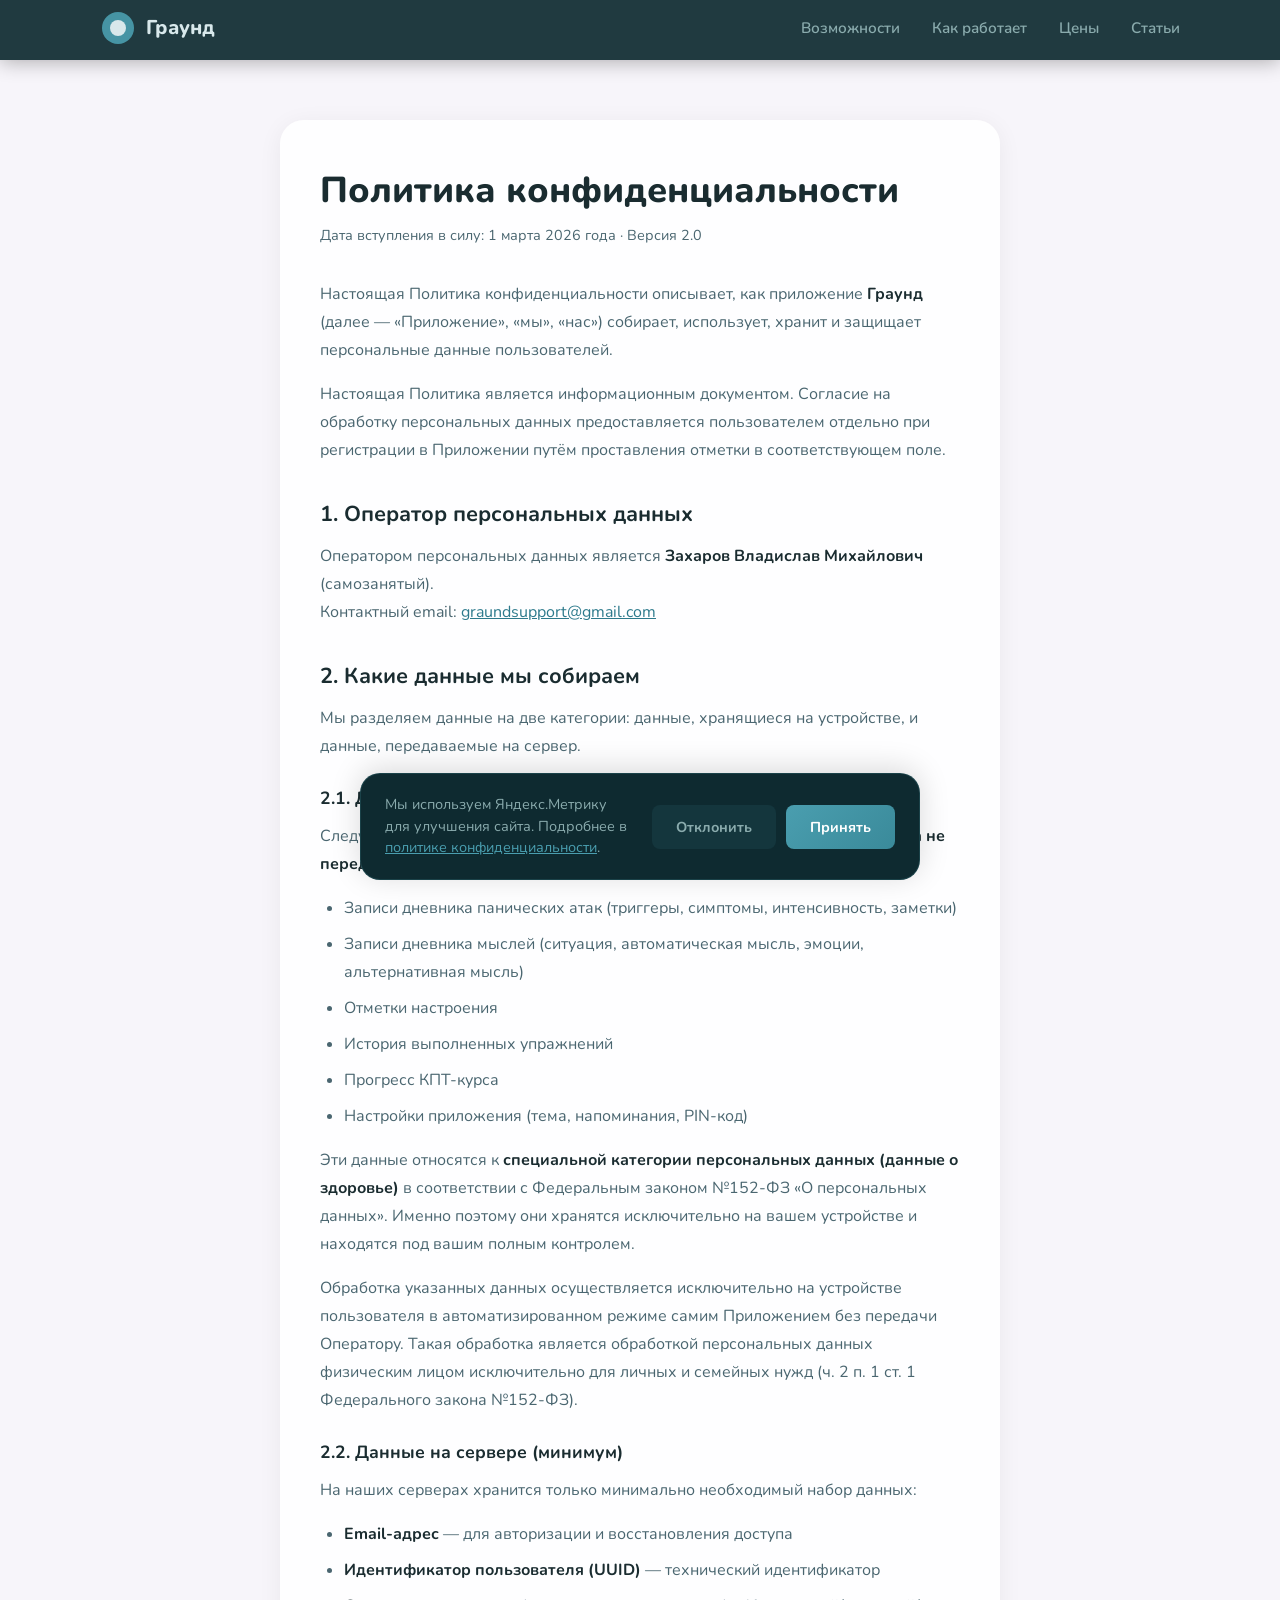
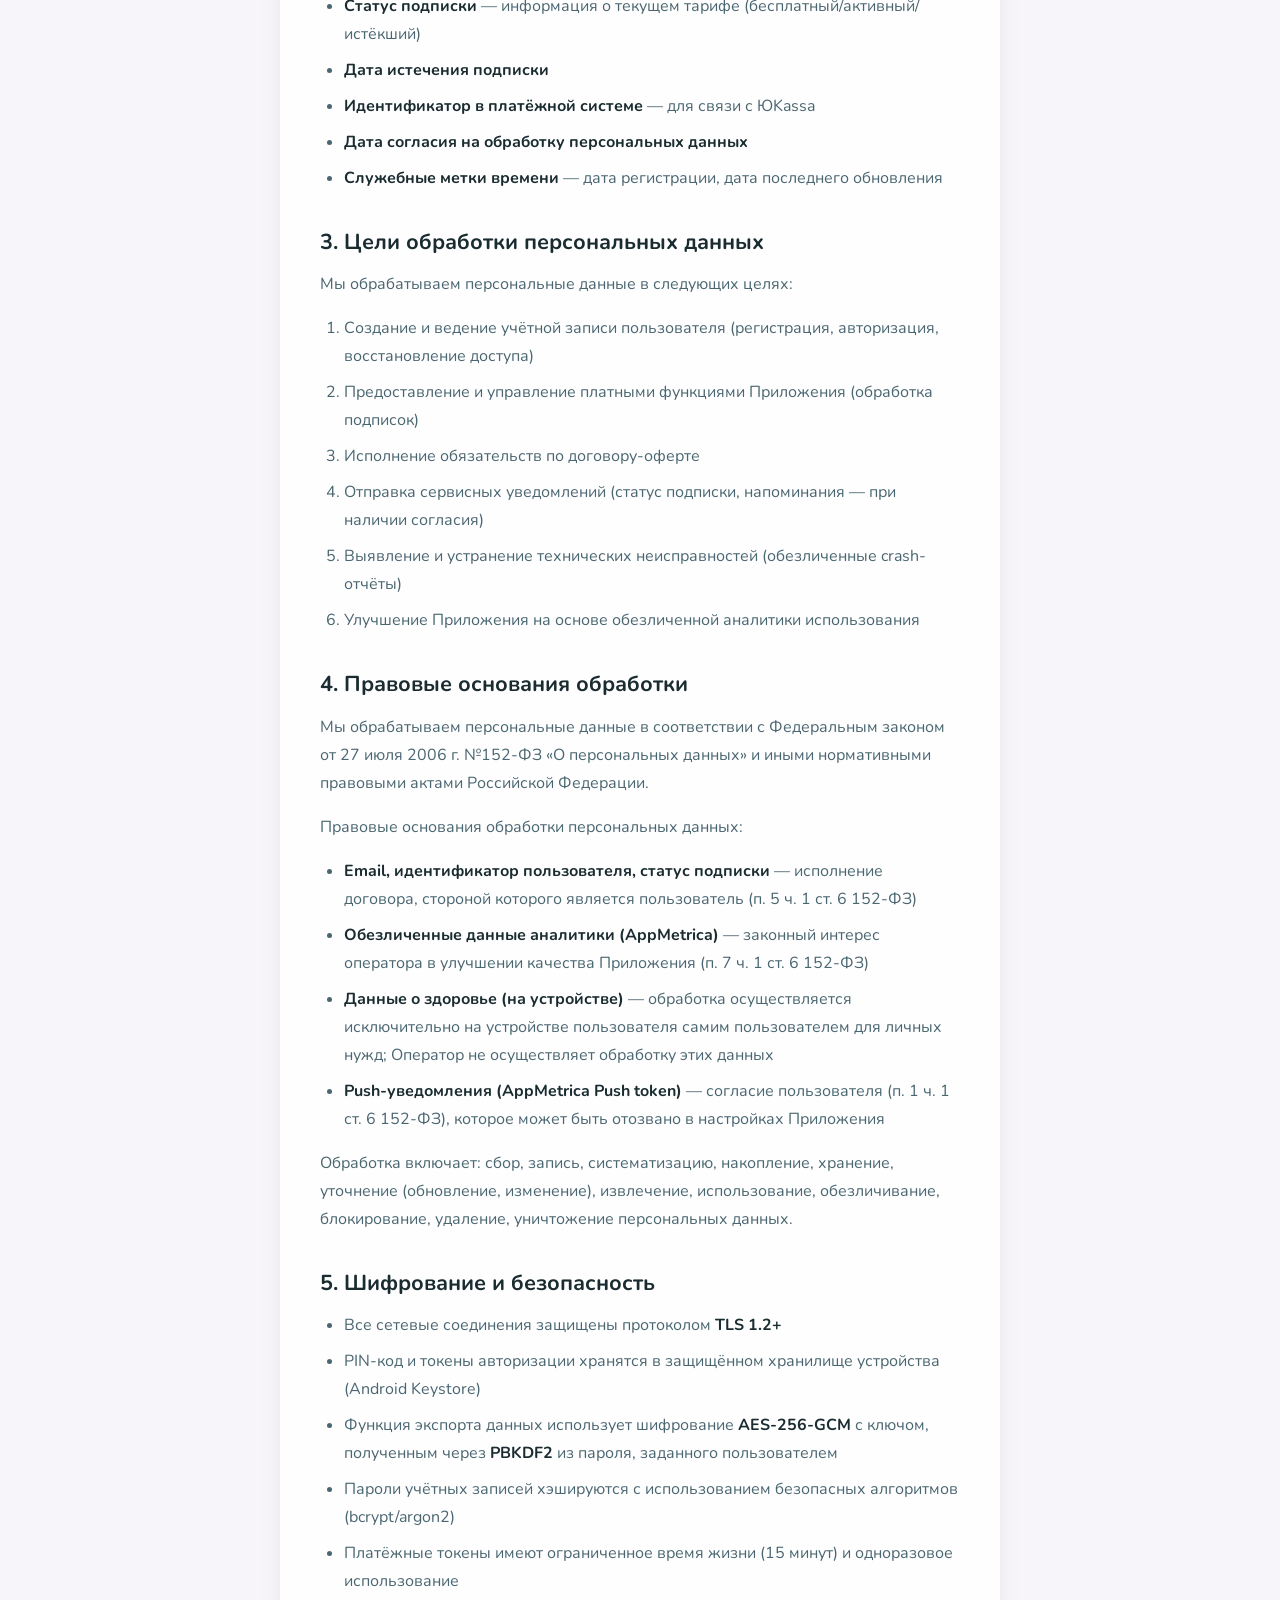
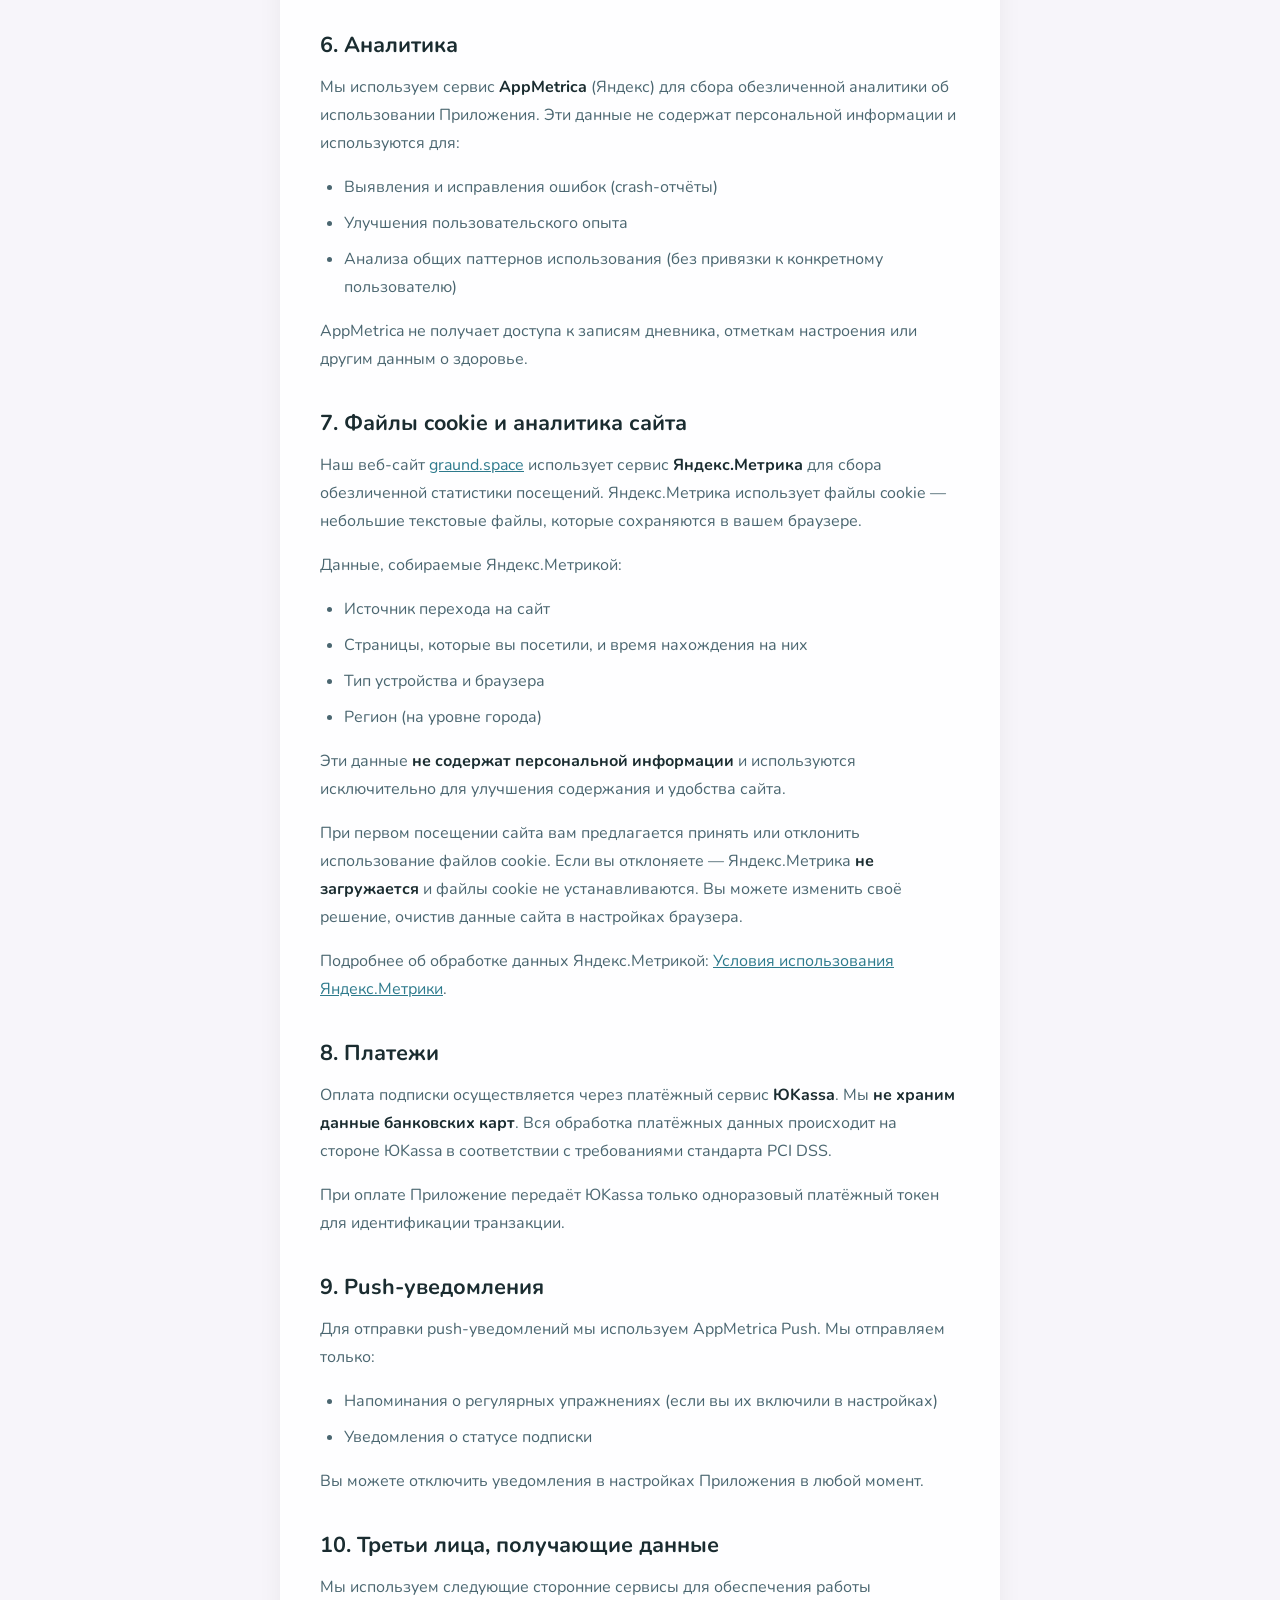
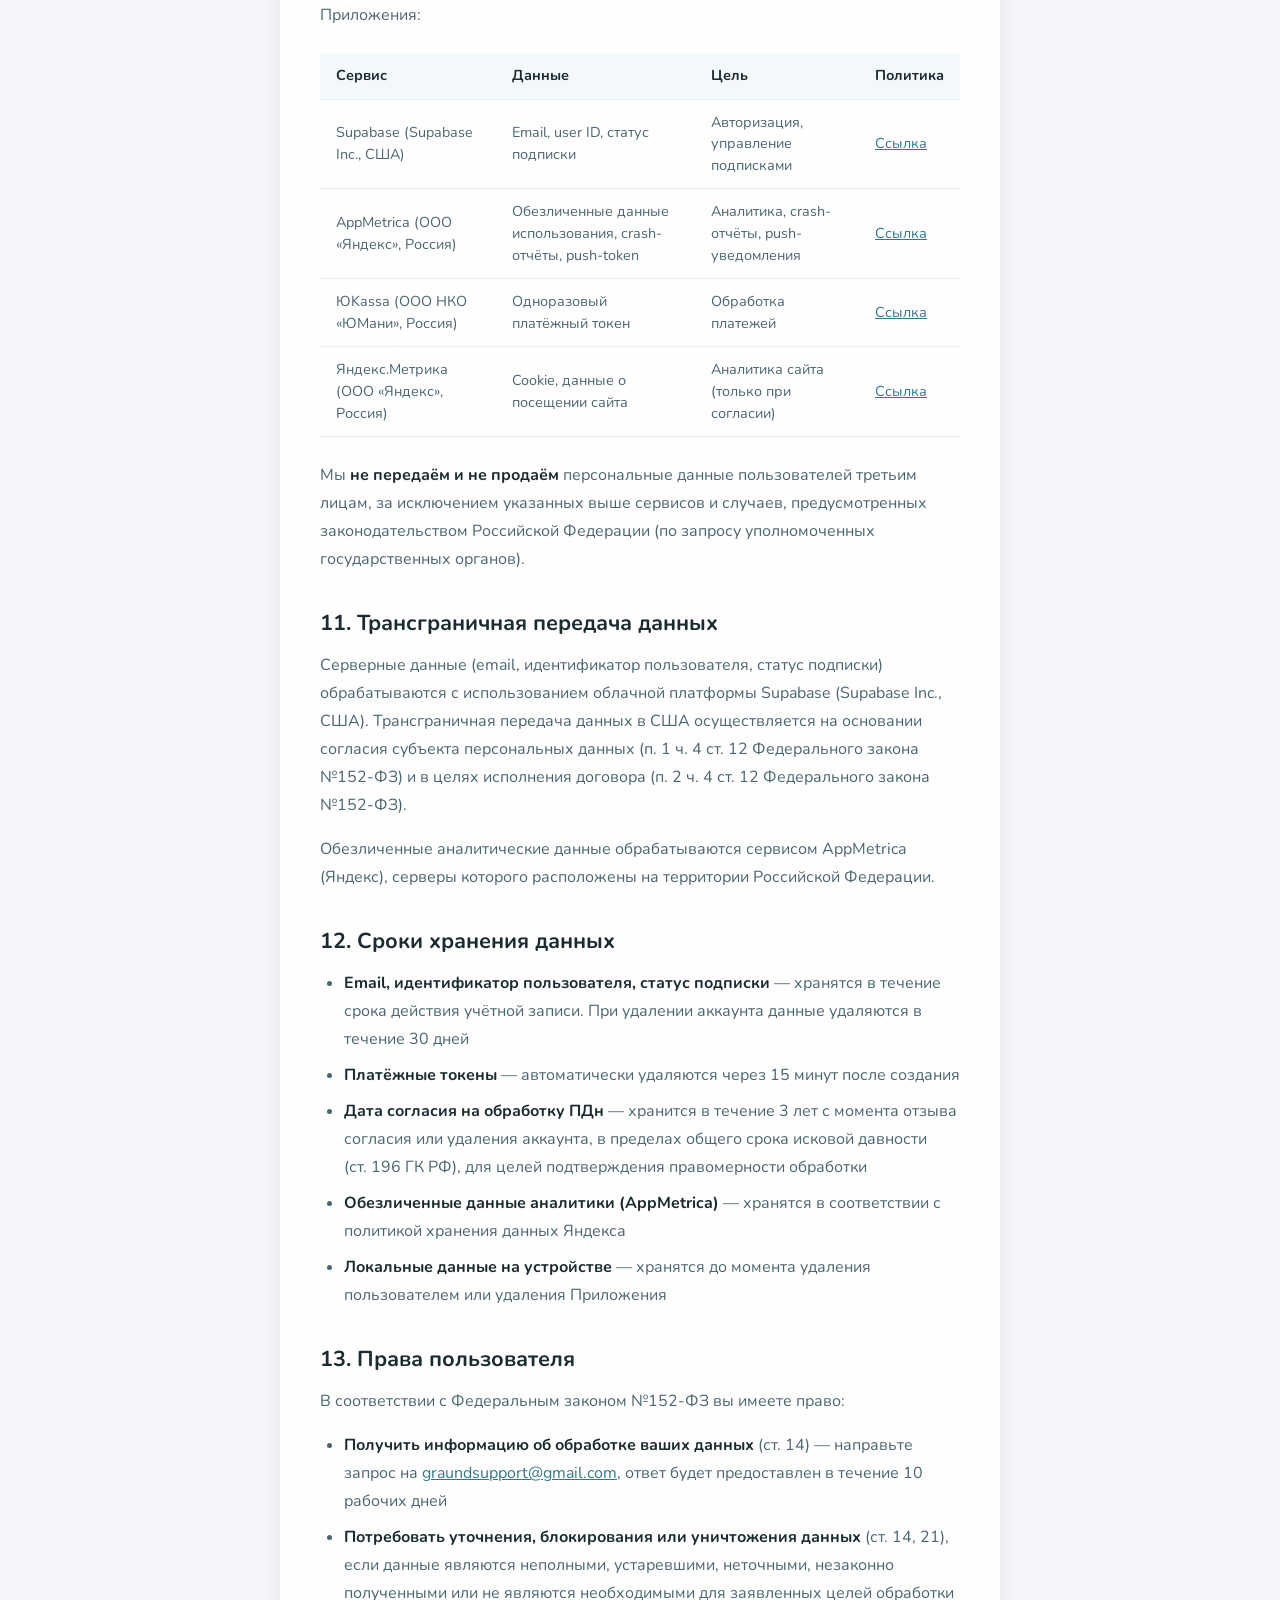
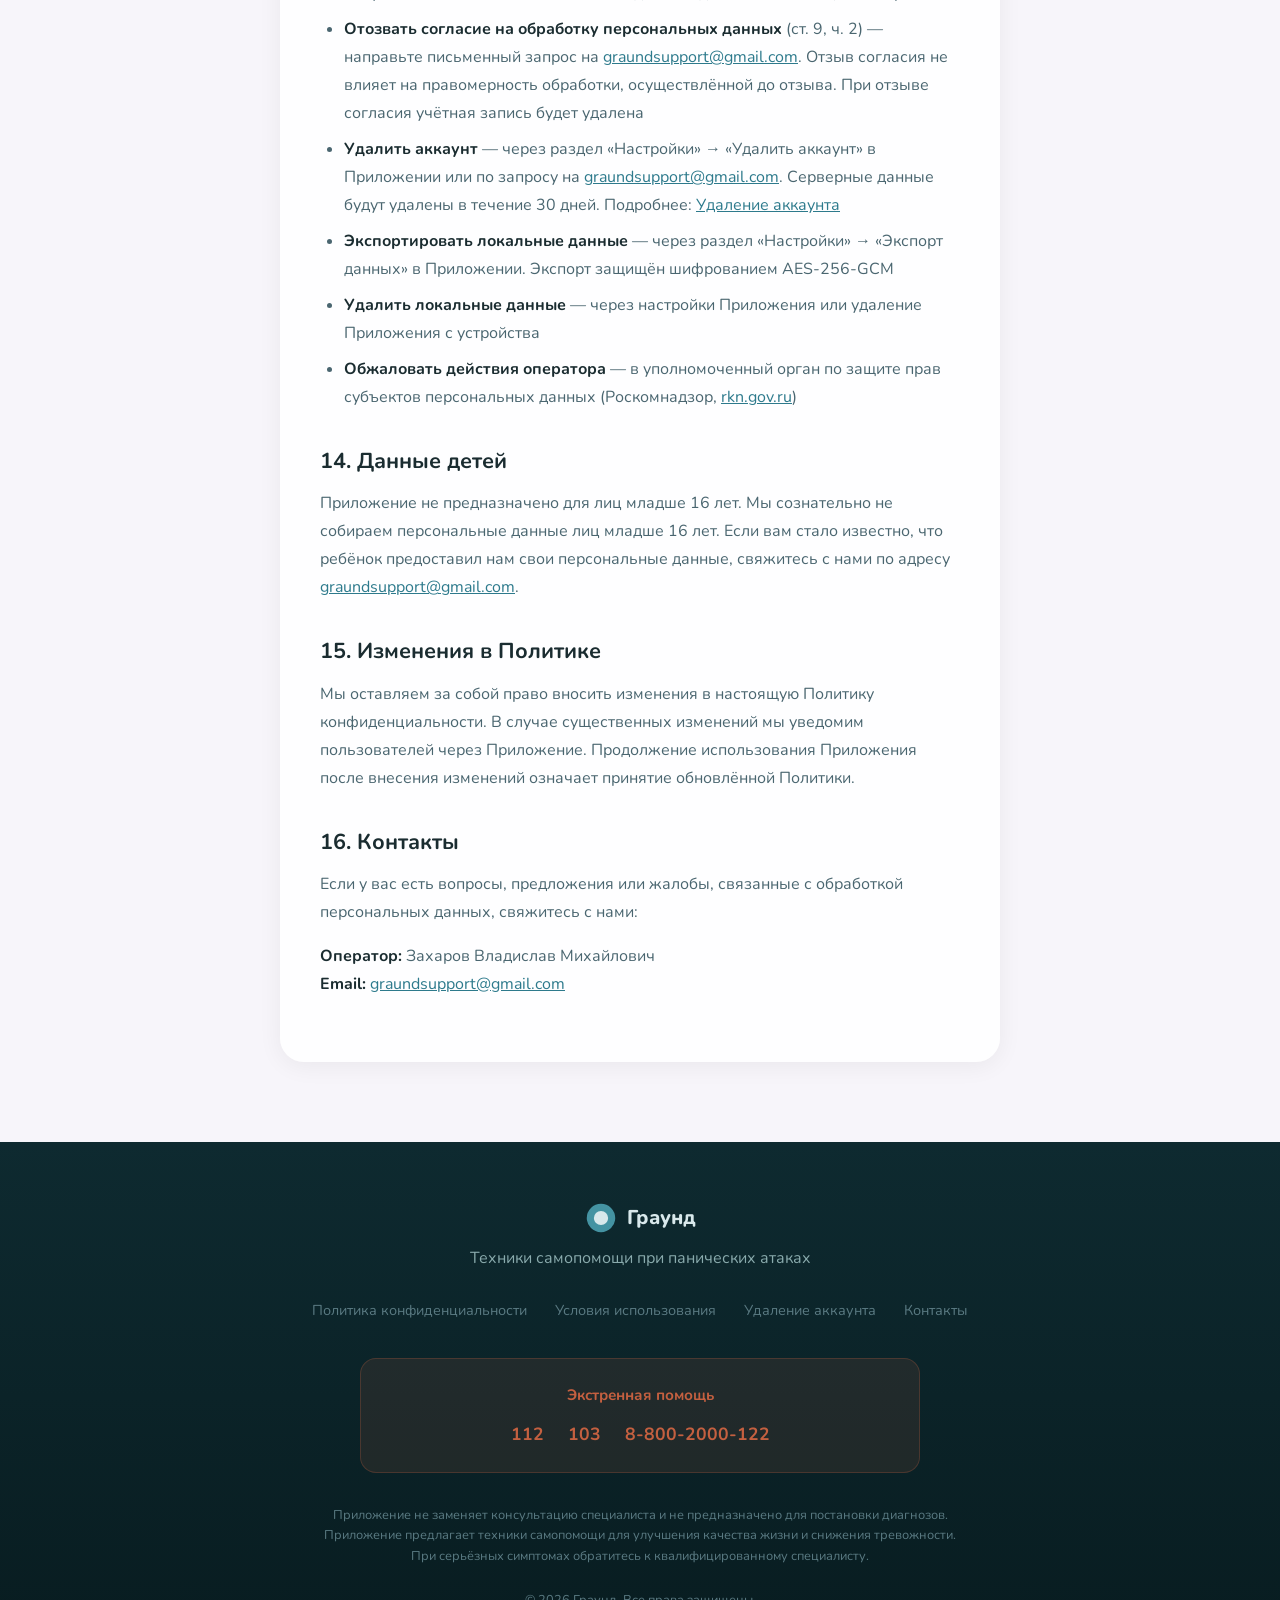
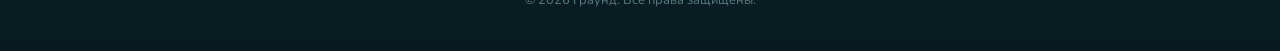
<file: privacy.html>
<!DOCTYPE html>
<html lang="ru">
<head>
  <meta charset="UTF-8">
  <meta name="viewport" content="width=device-width, initial-scale=1.0">
  <title>Политика конфиденциальности — Граунд</title>
  <meta name="description" content="Политика конфиденциальности приложения Граунд. Как мы обрабатываем и защищаем ваши данные.">

  <!-- Open Graph -->
  <meta property="og:title" content="Политика конфиденциальности — Граунд">
  <meta property="og:description" content="Политика конфиденциальности приложения Граунд. Как мы обрабатываем и защищаем ваши данные.">
  <meta property="og:type" content="website">
  <meta property="og:url" content="https://graund.space/privacy.html">
  <meta property="og:locale" content="ru_RU">
  <meta property="og:image" content="https://graund.space/og-image.png">

  <!-- Twitter Card -->
  <meta name="twitter:card" content="summary">
  <meta name="twitter:title" content="Политика конфиденциальности — Граунд">
  <meta name="twitter:description" content="Политика конфиденциальности приложения Граунд. Как мы обрабатываем и защищаем ваши данные.">

  <!-- Google Fonts -->
  <link rel="preconnect" href="https://fonts.googleapis.com">
  <link rel="preconnect" href="https://fonts.gstatic.com" crossorigin>
  <link href="https://fonts.googleapis.com/css2?family=Nunito:wght@400;600;700;800&display=swap" rel="stylesheet">

  <!-- CSS -->
  <link rel="stylesheet" href="css/style.css">
  <link rel="stylesheet" href="css/animations.css">

  <link rel="canonical" href="https://graund.space/privacy.html">

  <!-- Inline SVG Favicon -->
  <link rel="icon" href="data:image/svg+xml,<svg xmlns='http://www.w3.org/2000/svg' viewBox='0 0 100 100'><circle cx='50' cy='50' r='45' fill='%230E2A30'/><circle cx='50' cy='50' r='28' fill='%234A9EAF' opacity='0.9'/><circle cx='50' cy='50' r='14' fill='%23D8E8EB'/></svg>" type="image/svg+xml">
</head>
<body>

  <!-- ========================================
       HEADER
       ======================================== -->
  <header class="header">
    <div class="container">
      <a href="/" class="header__logo">
        <svg class="header__logo-icon" viewBox="0 0 36 36" fill="none" xmlns="http://www.w3.org/2000/svg">
          <circle cx="18" cy="18" r="16" fill="#4A9EAF" opacity="0.9"/>
          <circle cx="18" cy="18" r="8" fill="#D8E8EB"/>
        </svg>
        Граунд
      </a>

      <nav class="header__nav">
        <a href="/#features">Возможности</a>
        <a href="/#how-it-works">Как работает</a>
        <a href="/#pricing">Цены</a>
        <a href="/#articles">Статьи</a>
      </nav>

      <button class="burger" aria-label="Меню">
        <span></span>
        <span></span>
        <span></span>
      </button>
    </div>
  </header>

  <!-- ========================================
       CONTENT
       ======================================== -->
  <main class="article-page">
    <div class="article-content">
      <h1>Политика конфиденциальности</h1>
      <p class="article-date">Дата вступления в силу: 1 марта 2026 года &middot; Версия 2.0</p>

      <p>
        Настоящая Политика конфиденциальности описывает, как приложение <strong>Граунд</strong> (далее — «Приложение», «мы», «нас»)
        собирает, использует, хранит и защищает персональные данные пользователей.
      </p>
      <p>
        Настоящая Политика является информационным документом. Согласие на обработку персональных данных предоставляется
        пользователем отдельно при регистрации в Приложении путём проставления отметки в соответствующем поле.
      </p>

      <h2>1. Оператор персональных данных</h2>
      <p>
        Оператором персональных данных является <strong>Захаров Владислав Михайлович</strong> (самозанятый).<br>
        Контактный email: <a href="mailto:graundsupport@gmail.com">graundsupport@gmail.com</a>
      </p>

      <h2>2. Какие данные мы собираем</h2>
      <p>Мы разделяем данные на две категории: данные, хранящиеся на устройстве, и данные, передаваемые на сервер.</p>

      <h3>2.1. Данные на устройстве (только локально)</h3>
      <p>
        Следующие данные хранятся <strong>исключительно на вашем устройстве</strong> и <strong>никогда не передаются на наши серверы</strong>:
      </p>
      <ul>
        <li>Записи дневника панических атак (триггеры, симптомы, интенсивность, заметки)</li>
        <li>Записи дневника мыслей (ситуация, автоматическая мысль, эмоции, альтернативная мысль)</li>
        <li>Отметки настроения</li>
        <li>История выполненных упражнений</li>
        <li>Прогресс КПТ-курса</li>
        <li>Настройки приложения (тема, напоминания, PIN-код)</li>
      </ul>
      <p>
        Эти данные относятся к <strong>специальной категории персональных данных (данные о здоровье)</strong> в соответствии
        с Федеральным законом №152-ФЗ «О персональных данных». Именно поэтому они хранятся исключительно на вашем устройстве
        и находятся под вашим полным контролем.
      </p>
      <p>
        Обработка указанных данных осуществляется исключительно на устройстве пользователя в автоматизированном режиме
        самим Приложением без передачи Оператору. Такая обработка является обработкой персональных данных физическим лицом
        исключительно для личных и семейных нужд (ч.&nbsp;2 п.&nbsp;1 ст.&nbsp;1 Федерального закона №152-ФЗ).
      </p>

      <h3>2.2. Данные на сервере (минимум)</h3>
      <p>На наших серверах хранится только минимально необходимый набор данных:</p>
      <ul>
        <li><strong>Email-адрес</strong> — для авторизации и восстановления доступа</li>
        <li><strong>Идентификатор пользователя (UUID)</strong> — технический идентификатор</li>
        <li><strong>Статус подписки</strong> — информация о текущем тарифе (бесплатный/активный/истёкший)</li>
        <li><strong>Дата истечения подписки</strong></li>
        <li><strong>Идентификатор в платёжной системе</strong> — для связи с ЮKassa</li>
        <li><strong>Дата согласия на обработку персональных данных</strong></li>
        <li><strong>Служебные метки времени</strong> — дата регистрации, дата последнего обновления</li>
      </ul>

      <h2>3. Цели обработки персональных данных</h2>
      <p>Мы обрабатываем персональные данные в следующих целях:</p>
      <ol>
        <li>Создание и ведение учётной записи пользователя (регистрация, авторизация, восстановление доступа)</li>
        <li>Предоставление и управление платными функциями Приложения (обработка подписок)</li>
        <li>Исполнение обязательств по договору-оферте</li>
        <li>Отправка сервисных уведомлений (статус подписки, напоминания — при наличии согласия)</li>
        <li>Выявление и устранение технических неисправностей (обезличенные crash-отчёты)</li>
        <li>Улучшение Приложения на основе обезличенной аналитики использования</li>
      </ol>

      <h2>4. Правовые основания обработки</h2>
      <p>
        Мы обрабатываем персональные данные в соответствии с Федеральным законом от 27 июля 2006&nbsp;г. №152-ФЗ
        «О персональных данных» и иными нормативными правовыми актами Российской Федерации.
      </p>
      <p>Правовые основания обработки персональных данных:</p>
      <ul>
        <li><strong>Email, идентификатор пользователя, статус подписки</strong> — исполнение договора, стороной которого является пользователь (п.&nbsp;5 ч.&nbsp;1 ст.&nbsp;6 152-ФЗ)</li>
        <li><strong>Обезличенные данные аналитики (AppMetrica)</strong> — законный интерес оператора в улучшении качества Приложения (п.&nbsp;7 ч.&nbsp;1 ст.&nbsp;6 152-ФЗ)</li>
        <li><strong>Данные о здоровье (на устройстве)</strong> — обработка осуществляется исключительно на устройстве пользователя самим пользователем для личных нужд; Оператор не осуществляет обработку этих данных</li>
        <li><strong>Push-уведомления (AppMetrica Push token)</strong> — согласие пользователя (п.&nbsp;1 ч.&nbsp;1 ст.&nbsp;6 152-ФЗ), которое может быть отозвано в настройках Приложения</li>
      </ul>
      <p>
        Обработка включает: сбор, запись, систематизацию, накопление, хранение, уточнение (обновление, изменение),
        извлечение, использование, обезличивание, блокирование, удаление, уничтожение персональных данных.
      </p>

      <h2>5. Шифрование и безопасность</h2>
      <ul>
        <li>Все сетевые соединения защищены протоколом <strong>TLS 1.2+</strong></li>
        <li>PIN-код и токены авторизации хранятся в защищённом хранилище устройства (Android Keystore)</li>
        <li>Функция экспорта данных использует шифрование <strong>AES-256-GCM</strong> с ключом, полученным через <strong>PBKDF2</strong> из пароля, заданного пользователем</li>
        <li>Пароли учётных записей хэшируются с использованием безопасных алгоритмов (bcrypt/argon2)</li>
        <li>Платёжные токены имеют ограниченное время жизни (15 минут) и одноразовое использование</li>
      </ul>

      <h2>6. Аналитика</h2>
      <p>
        Мы используем сервис <strong>AppMetrica</strong> (Яндекс) для сбора обезличенной аналитики об использовании
        Приложения. Эти данные не содержат персональной информации и используются для:
      </p>
      <ul>
        <li>Выявления и исправления ошибок (crash-отчёты)</li>
        <li>Улучшения пользовательского опыта</li>
        <li>Анализа общих паттернов использования (без привязки к конкретному пользователю)</li>
      </ul>
      <p>
        AppMetrica не получает доступа к записям дневника, отметкам настроения или другим данным о здоровье.
      </p>

      <h2 id="cookies">7. Файлы cookie и аналитика сайта</h2>
      <p>
        Наш веб-сайт <a href="https://graund.space">graund.space</a> использует сервис
        <strong>Яндекс.Метрика</strong> для сбора обезличенной статистики посещений. Яндекс.Метрика
        использует файлы cookie — небольшие текстовые файлы, которые сохраняются в вашем браузере.
      </p>
      <p>Данные, собираемые Яндекс.Метрикой:</p>
      <ul>
        <li>Источник перехода на сайт</li>
        <li>Страницы, которые вы посетили, и время нахождения на них</li>
        <li>Тип устройства и браузера</li>
        <li>Регион (на уровне города)</li>
      </ul>
      <p>
        Эти данные <strong>не содержат персональной информации</strong> и используются исключительно
        для улучшения содержания и удобства сайта.
      </p>
      <p>
        При первом посещении сайта вам предлагается принять или отклонить использование файлов cookie.
        Если вы отклоняете — Яндекс.Метрика <strong>не загружается</strong> и файлы cookie не устанавливаются.
        Вы можете изменить своё решение, очистив данные сайта в настройках браузера.
      </p>
      <p>
        Подробнее об обработке данных Яндекс.Метрикой:
        <a href="https://yandex.ru/legal/metrica_termsofuse/" target="_blank" rel="noopener">Условия использования Яндекс.Метрики</a>.
      </p>

      <h2>8. Платежи</h2>
      <p>
        Оплата подписки осуществляется через платёжный сервис <strong>ЮKassa</strong>. Мы <strong>не храним данные банковских карт</strong>.
        Вся обработка платёжных данных происходит на стороне ЮKassa в соответствии с требованиями стандарта PCI DSS.
      </p>
      <p>
        При оплате Приложение передаёт ЮKassa только одноразовый платёжный токен для идентификации транзакции.
      </p>

      <h2>9. Push-уведомления</h2>
      <p>
        Для отправки push-уведомлений мы используем AppMetrica Push. Мы отправляем только:
      </p>
      <ul>
        <li>Напоминания о регулярных упражнениях (если вы их включили в настройках)</li>
        <li>Уведомления о статусе подписки</li>
      </ul>
      <p>Вы можете отключить уведомления в настройках Приложения в любой момент.</p>

      <h2>10. Третьи лица, получающие данные</h2>
      <p>Мы используем следующие сторонние сервисы для обеспечения работы Приложения:</p>
      <table>
        <thead>
          <tr>
            <th>Сервис</th>
            <th>Данные</th>
            <th>Цель</th>
            <th>Политика</th>
          </tr>
        </thead>
        <tbody>
          <tr>
            <td>Supabase (Supabase Inc., США)</td>
            <td>Email, user ID, статус подписки</td>
            <td>Авторизация, управление подписками</td>
            <td><a href="https://supabase.com/privacy" target="_blank" rel="noopener">Ссылка</a></td>
          </tr>
          <tr>
            <td>AppMetrica (ООО «Яндекс», Россия)</td>
            <td>Обезличенные данные использования, crash-отчёты, push-token</td>
            <td>Аналитика, crash-отчёты, push-уведомления</td>
            <td><a href="https://yandex.ru/legal/confidential/" target="_blank" rel="noopener">Ссылка</a></td>
          </tr>
          <tr>
            <td>ЮKassa (ООО НКО «ЮМани», Россия)</td>
            <td>Одноразовый платёжный токен</td>
            <td>Обработка платежей</td>
            <td><a href="https://yoomoney.ru/page?id=523014" target="_blank" rel="noopener">Ссылка</a></td>
          </tr>
          <tr>
            <td>Яндекс.Метрика (ООО «Яндекс», Россия)</td>
            <td>Cookie, данные о посещении сайта</td>
            <td>Аналитика сайта (только при согласии)</td>
            <td><a href="https://yandex.ru/legal/confidential/" target="_blank" rel="noopener">Ссылка</a></td>
          </tr>
        </tbody>
      </table>
      <p>
        Мы <strong>не передаём и не продаём</strong> персональные данные пользователей третьим лицам,
        за исключением указанных выше сервисов и случаев, предусмотренных законодательством Российской
        Федерации (по запросу уполномоченных государственных органов).
      </p>

      <h2>11. Трансграничная передача данных</h2>
      <p>
        Серверные данные (email, идентификатор пользователя, статус подписки) обрабатываются с использованием
        облачной платформы Supabase (Supabase Inc., США). Трансграничная передача данных в США осуществляется
        на основании согласия субъекта персональных данных (п.&nbsp;1 ч.&nbsp;4 ст.&nbsp;12 Федерального закона №152-ФЗ)
        и в целях исполнения договора (п.&nbsp;2 ч.&nbsp;4 ст.&nbsp;12 Федерального закона №152-ФЗ).
      </p>
      <p>
        Обезличенные аналитические данные обрабатываются сервисом AppMetrica (Яндекс), серверы которого
        расположены на территории Российской Федерации.
      </p>

      <h2>12. Сроки хранения данных</h2>
      <ul>
        <li><strong>Email, идентификатор пользователя, статус подписки</strong> — хранятся в течение срока действия учётной записи. При удалении аккаунта данные удаляются в течение 30 дней</li>
        <li><strong>Платёжные токены</strong> — автоматически удаляются через 15 минут после создания</li>
        <li><strong>Дата согласия на обработку ПДн</strong> — хранится в течение 3 лет с момента отзыва согласия или удаления аккаунта, в пределах общего срока исковой давности (ст.&nbsp;196 ГК РФ), для целей подтверждения правомерности обработки</li>
        <li><strong>Обезличенные данные аналитики (AppMetrica)</strong> — хранятся в соответствии с политикой хранения данных Яндекса</li>
        <li><strong>Локальные данные на устройстве</strong> — хранятся до момента удаления пользователем или удаления Приложения</li>
      </ul>

      <h2>13. Права пользователя</h2>
      <p>В соответствии с Федеральным законом №152-ФЗ вы имеете право:</p>
      <ul>
        <li>
          <strong>Получить информацию об обработке ваших данных</strong> (ст.&nbsp;14) — направьте запрос на
          <a href="mailto:graundsupport@gmail.com">graundsupport@gmail.com</a>, ответ будет предоставлен в течение 10 рабочих дней
        </li>
        <li>
          <strong>Потребовать уточнения, блокирования или уничтожения данных</strong> (ст.&nbsp;14, 21), если данные
          являются неполными, устаревшими, неточными, незаконно полученными или не являются необходимыми для заявленных
          целей обработки
        </li>
        <li>
          <strong>Отозвать согласие на обработку персональных данных</strong> (ст.&nbsp;9, ч.&nbsp;2) — направьте
          письменный запрос на <a href="mailto:graundsupport@gmail.com">graundsupport@gmail.com</a>. Отзыв согласия не влияет
          на правомерность обработки, осуществлённой до отзыва. При отзыве согласия учётная запись будет удалена
        </li>
        <li>
          <strong>Удалить аккаунт</strong> — через раздел «Настройки» &rarr; «Удалить аккаунт» в Приложении или
          по запросу на <a href="mailto:graundsupport@gmail.com">graundsupport@gmail.com</a>. Серверные данные будут удалены
          в течение 30 дней. Подробнее: <a href="/delete-account.html">Удаление аккаунта</a>
        </li>
        <li>
          <strong>Экспортировать локальные данные</strong> — через раздел «Настройки» &rarr; «Экспорт данных»
          в Приложении. Экспорт защищён шифрованием AES-256-GCM
        </li>
        <li>
          <strong>Удалить локальные данные</strong> — через настройки Приложения или удаление Приложения с устройства
        </li>
        <li>
          <strong>Обжаловать действия оператора</strong> — в уполномоченный орган по защите прав субъектов персональных
          данных (Роскомнадзор, <a href="https://rkn.gov.ru" target="_blank" rel="noopener">rkn.gov.ru</a>)
        </li>
      </ul>

      <h2>14. Данные детей</h2>
      <p>
        Приложение не предназначено для лиц младше 16 лет. Мы сознательно не собираем персональные данные
        лиц младше 16 лет. Если вам стало известно, что ребёнок предоставил нам свои персональные данные,
        свяжитесь с нами по адресу <a href="mailto:graundsupport@gmail.com">graundsupport@gmail.com</a>.
      </p>

      <h2>15. Изменения в Политике</h2>
      <p>
        Мы оставляем за собой право вносить изменения в настоящую Политику конфиденциальности. В случае существенных изменений
        мы уведомим пользователей через Приложение. Продолжение использования Приложения после внесения изменений означает
        принятие обновлённой Политики.
      </p>

      <h2>16. Контакты</h2>
      <p>
        Если у вас есть вопросы, предложения или жалобы, связанные с обработкой персональных данных, свяжитесь с нами:
      </p>
      <p>
        <strong>Оператор:</strong> Захаров Владислав Михайлович<br>
        <strong>Email:</strong> <a href="mailto:graundsupport@gmail.com">graundsupport@gmail.com</a>
      </p>
    </div>
  </main>

  <!-- ========================================
       FOOTER
       ======================================== -->
  <footer class="footer section-dark" id="footer">
    <div class="container">
      <div class="footer__logo">
        <svg viewBox="0 0 36 36" fill="none" xmlns="http://www.w3.org/2000/svg">
          <circle cx="18" cy="18" r="16" fill="#4A9EAF" opacity="0.9"/>
          <circle cx="18" cy="18" r="8" fill="#D8E8EB"/>
        </svg>
        Граунд
      </div>

      <p class="footer__tagline">Техники самопомощи при панических атаках</p>

      <div class="footer__links">
        <a href="/privacy.html">Политика конфиденциальности</a>
        <a href="/terms.html">Условия использования</a>
        <a href="/delete-account.html">Удаление аккаунта</a>
        <a href="mailto:graundsupport@gmail.com">Контакты</a>
      </div>

      <div class="footer__emergency">
        <div class="footer__emergency-title">Экстренная помощь</div>
        <div class="footer__emergency-numbers">
          <a href="tel:112">112</a>
          <a href="tel:103">103</a>
          <a href="tel:88002000122">8-800-2000-122</a>
        </div>
      </div>

      <p class="footer__disclaimer">
        Приложение не заменяет консультацию специалиста и не предназначено для постановки диагнозов.
        Приложение предлагает техники самопомощи для улучшения качества жизни
        и снижения тревожности. При серьёзных симптомах обратитесь к квалифицированному специалисту.
      </p>

      <p class="footer__copyright">&copy; 2026 Граунд. Все права защищены.</p>
    </div>
  </footer>

  <!-- Cookie Consent -->
  <div id="cookie-consent-banner" class="cookie-consent" role="dialog" aria-label="Согласие на cookie">
    <div class="cookie-consent__inner">
      <p class="cookie-consent__text">
        Мы используем Яндекс.Метрику для улучшения сайта.
        Подробнее в <a href="/privacy.html#cookies">политике конфиденциальности</a>.
      </p>
      <div class="cookie-consent__buttons">
        <button id="cookie-reject" class="cookie-consent__btn cookie-consent__btn--reject">Отклонить</button>
        <button id="cookie-accept" class="cookie-consent__btn cookie-consent__btn--accept">Принять</button>
      </div>
    </div>
  </div>

  <!-- JavaScript -->
  <script src="js/cookie-consent.js"></script>
  <script src="js/main.js"></script>
  <noscript><div><img src="https://mc.yandex.ru/watch/107083651" style="position:absolute; left:-9999px;" alt="" /></div></noscript>
</body>
</html>
</file>
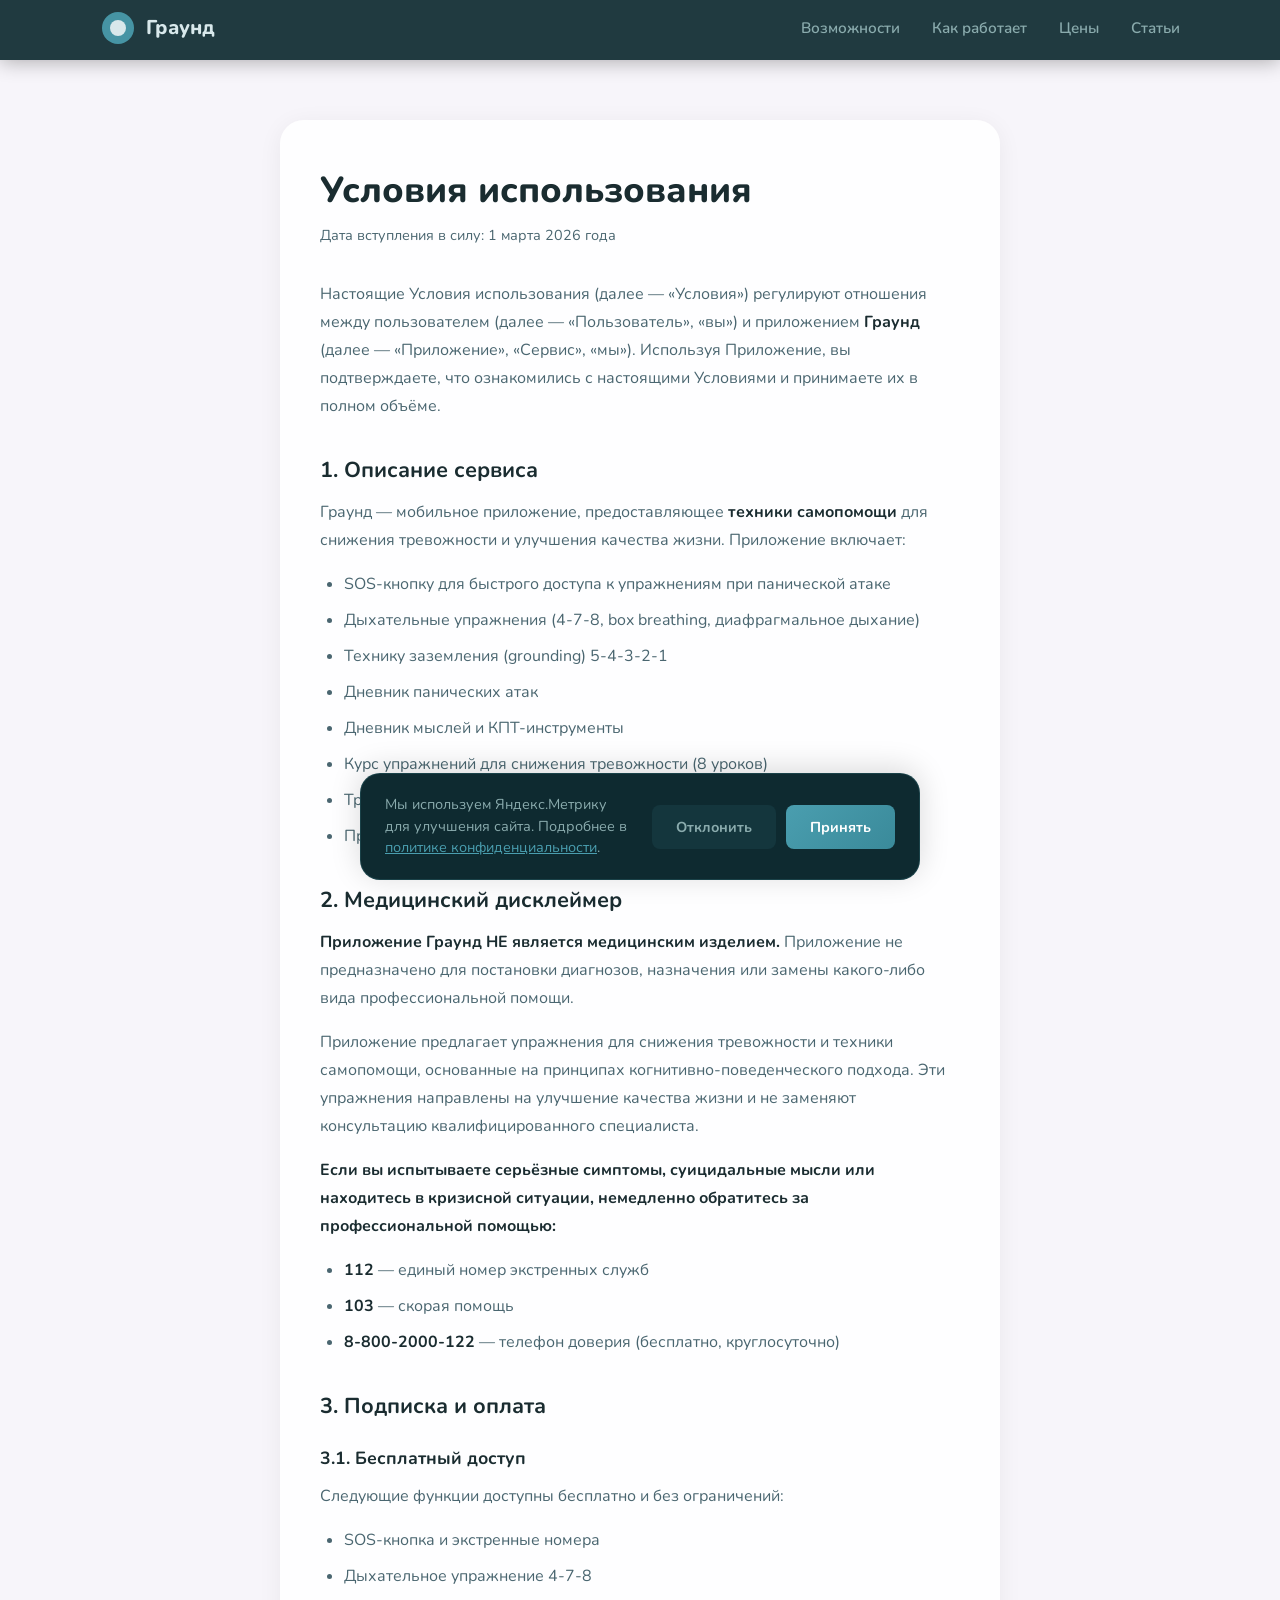
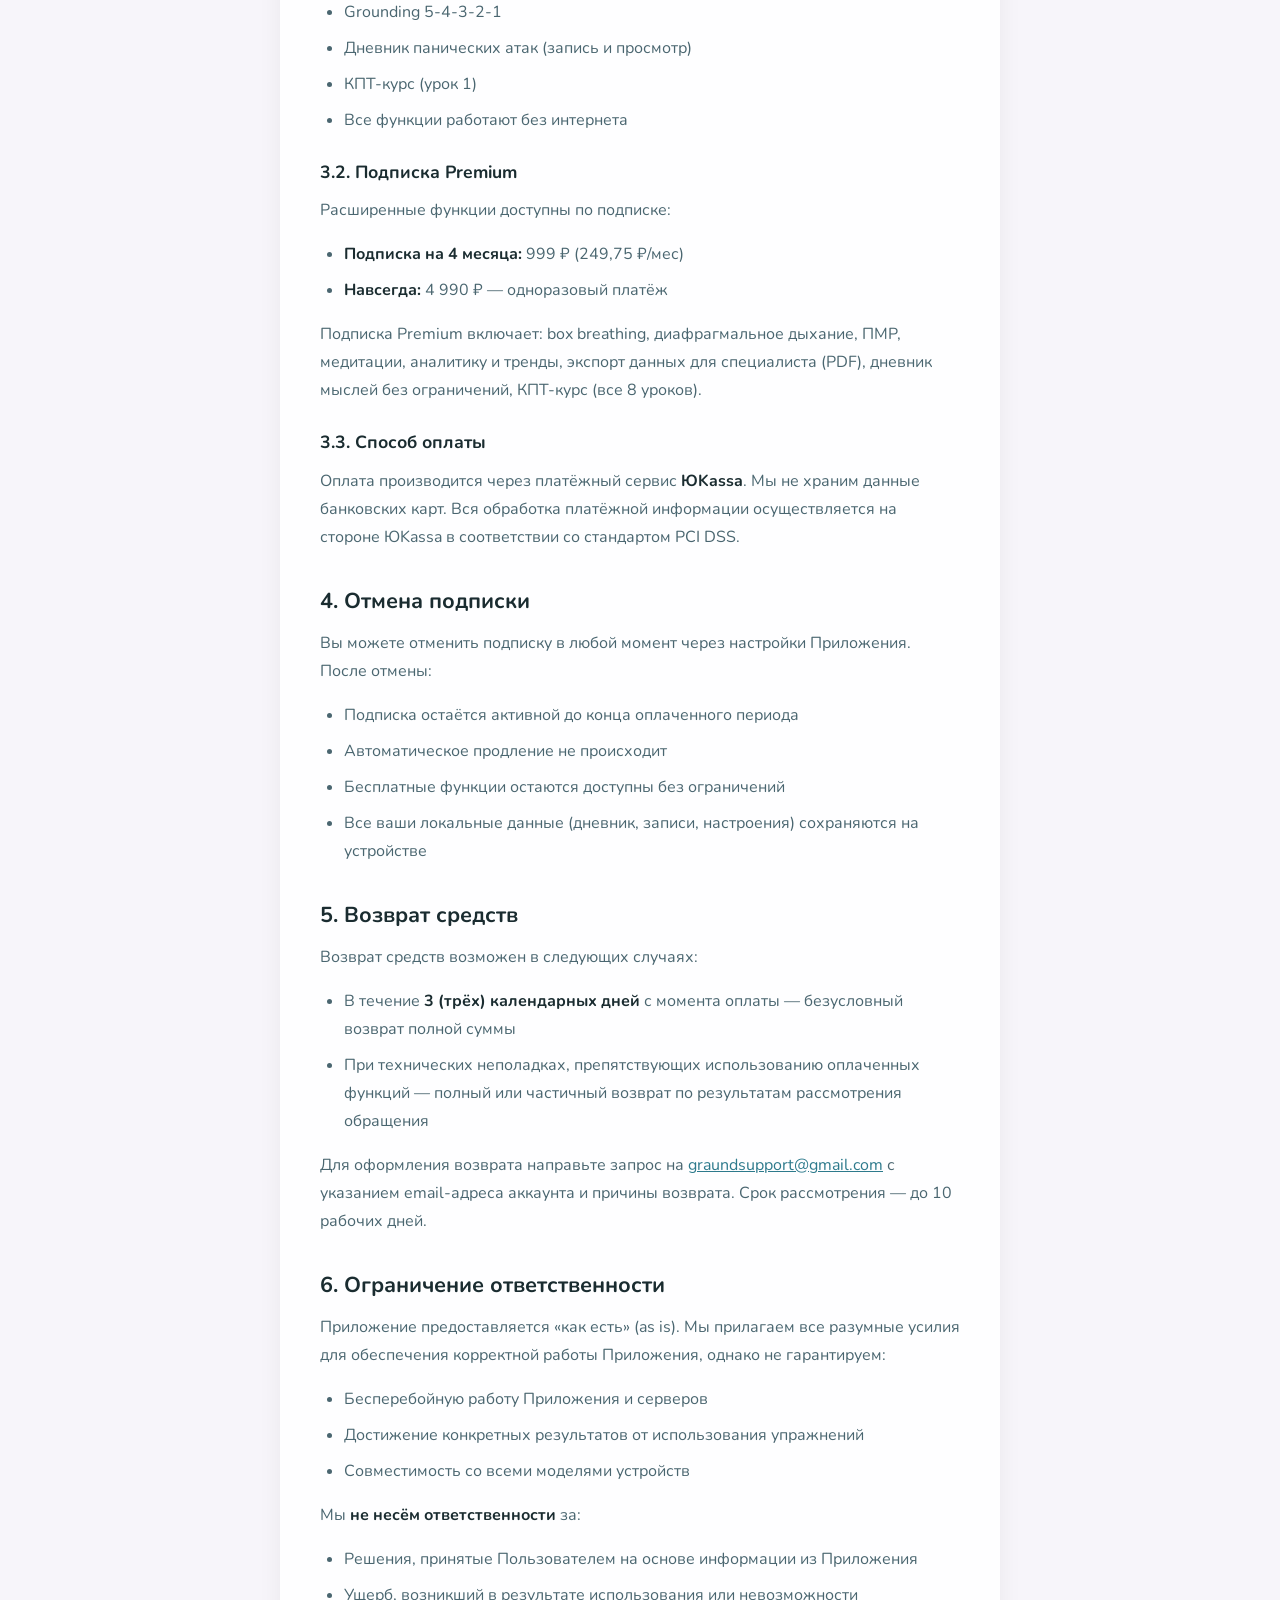
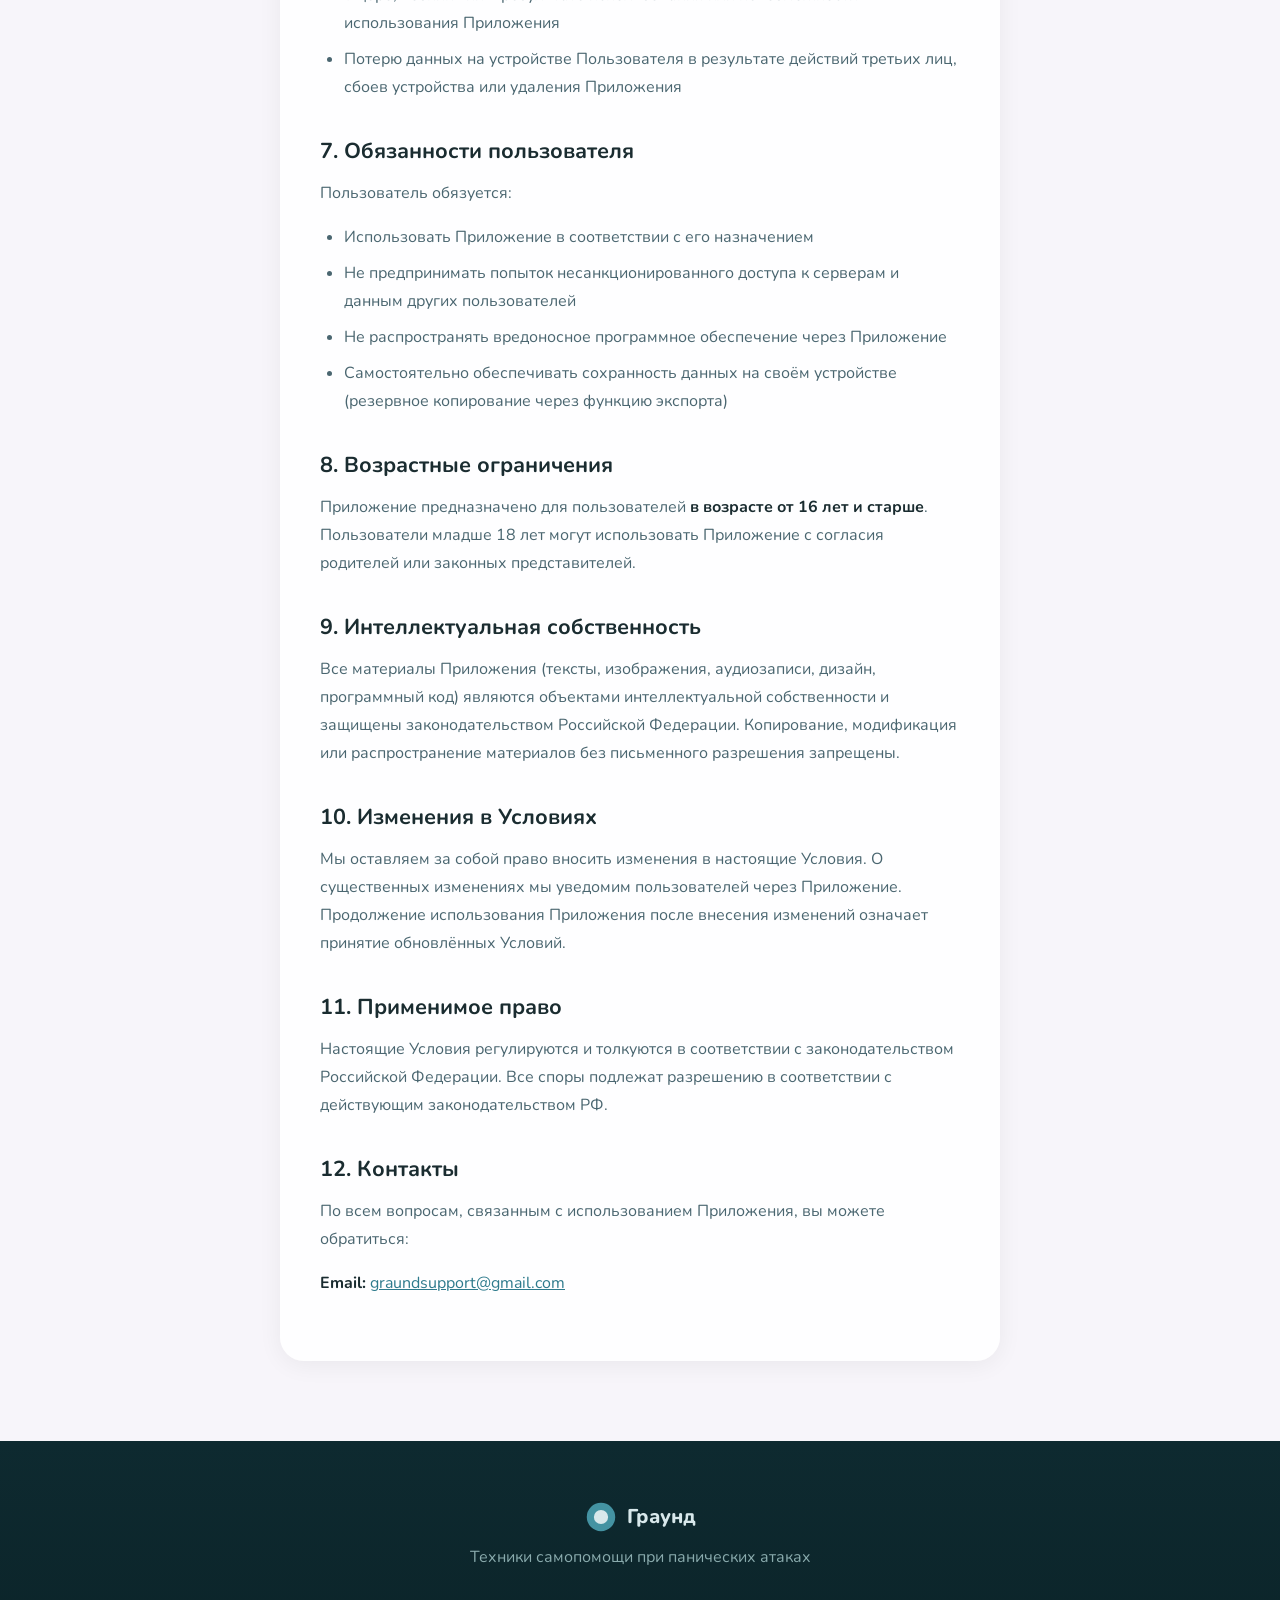
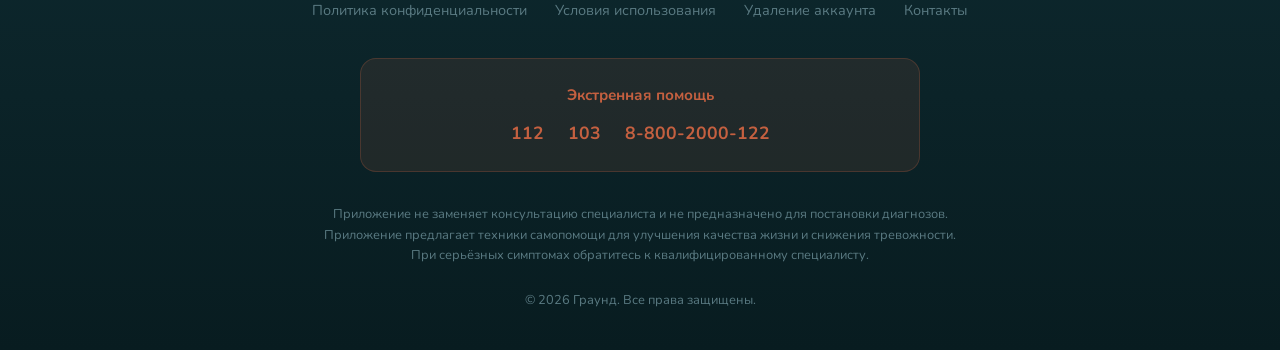
<file: terms.html>
<!DOCTYPE html>
<html lang="ru">
<head>
  <meta charset="UTF-8">
  <meta name="viewport" content="width=device-width, initial-scale=1.0">
  <title>Условия использования — Граунд</title>
  <meta name="description" content="Условия использования приложения Граунд. Подписка, оплата, права и обязанности.">

  <!-- Open Graph -->
  <meta property="og:title" content="Условия использования — Граунд">
  <meta property="og:description" content="Условия использования приложения Граунд. Подписка, оплата, права и обязанности.">
  <meta property="og:type" content="website">
  <meta property="og:url" content="https://graund.space/terms.html">
  <meta property="og:locale" content="ru_RU">
  <meta property="og:image" content="https://graund.space/og-image.png">

  <!-- Twitter Card -->
  <meta name="twitter:card" content="summary">
  <meta name="twitter:title" content="Условия использования — Граунд">
  <meta name="twitter:description" content="Условия использования приложения Граунд. Подписка, оплата, права и обязанности.">

  <!-- Google Fonts -->
  <link rel="preconnect" href="https://fonts.googleapis.com">
  <link rel="preconnect" href="https://fonts.gstatic.com" crossorigin>
  <link href="https://fonts.googleapis.com/css2?family=Nunito:wght@400;600;700;800&display=swap" rel="stylesheet">

  <!-- CSS -->
  <link rel="stylesheet" href="css/style.css">
  <link rel="stylesheet" href="css/animations.css">

  <link rel="canonical" href="https://graund.space/terms.html">

  <!-- Inline SVG Favicon -->
  <link rel="icon" href="data:image/svg+xml,<svg xmlns='http://www.w3.org/2000/svg' viewBox='0 0 100 100'><circle cx='50' cy='50' r='45' fill='%230E2A30'/><circle cx='50' cy='50' r='28' fill='%234A9EAF' opacity='0.9'/><circle cx='50' cy='50' r='14' fill='%23D8E8EB'/></svg>" type="image/svg+xml">
</head>
<body>

  <!-- ========================================
       HEADER
       ======================================== -->
  <header class="header">
    <div class="container">
      <a href="/" class="header__logo">
        <svg class="header__logo-icon" viewBox="0 0 36 36" fill="none" xmlns="http://www.w3.org/2000/svg">
          <circle cx="18" cy="18" r="16" fill="#4A9EAF" opacity="0.9"/>
          <circle cx="18" cy="18" r="8" fill="#D8E8EB"/>
        </svg>
        Граунд
      </a>

      <nav class="header__nav">
        <a href="/#features">Возможности</a>
        <a href="/#how-it-works">Как работает</a>
        <a href="/#pricing">Цены</a>
        <a href="/#articles">Статьи</a>
      </nav>

      <button class="burger" aria-label="Меню">
        <span></span>
        <span></span>
        <span></span>
      </button>
    </div>
  </header>

  <!-- ========================================
       CONTENT
       ======================================== -->
  <main class="article-page">
    <div class="article-content">
      <h1>Условия использования</h1>
      <p class="article-date">Дата вступления в силу: 1 марта 2026 года</p>

      <p>
        Настоящие Условия использования (далее — «Условия») регулируют отношения между пользователем (далее — «Пользователь», «вы»)
        и приложением <strong>Граунд</strong> (далее — «Приложение», «Сервис», «мы»). Используя Приложение, вы подтверждаете,
        что ознакомились с настоящими Условиями и принимаете их в полном объёме.
      </p>

      <h2>1. Описание сервиса</h2>
      <p>
        Граунд — мобильное приложение, предоставляющее <strong>техники самопомощи</strong> для снижения тревожности
        и улучшения качества жизни. Приложение включает:
      </p>
      <ul>
        <li>SOS-кнопку для быстрого доступа к упражнениям при панической атаке</li>
        <li>Дыхательные упражнения (4-7-8, box breathing, диафрагмальное дыхание)</li>
        <li>Технику заземления (grounding) 5-4-3-2-1</li>
        <li>Дневник панических атак</li>
        <li>Дневник мыслей и КПТ-инструменты</li>
        <li>Курс упражнений для снижения тревожности (8 уроков)</li>
        <li>Трекер настроения</li>
        <li>Прогрессивную мышечную релаксацию (ПМР) и медитации</li>
      </ul>

      <h2>2. Медицинский дисклеймер</h2>
      <p>
        <strong>Приложение Граунд НЕ является медицинским изделием.</strong> Приложение не предназначено для постановки
        диагнозов, назначения или замены какого-либо вида профессиональной помощи.
      </p>
      <p>
        Приложение предлагает упражнения для снижения тревожности и техники самопомощи, основанные на принципах
        когнитивно-поведенческого подхода. Эти упражнения направлены на улучшение качества жизни и не заменяют
        консультацию квалифицированного специалиста.
      </p>
      <p>
        <strong>Если вы испытываете серьёзные симптомы, суицидальные мысли или находитесь в кризисной ситуации,
        немедленно обратитесь за профессиональной помощью:</strong>
      </p>
      <ul>
        <li><strong>112</strong> — единый номер экстренных служб</li>
        <li><strong>103</strong> — скорая помощь</li>
        <li><strong>8-800-2000-122</strong> — телефон доверия (бесплатно, круглосуточно)</li>
      </ul>

      <h2>3. Подписка и оплата</h2>

      <h3>3.1. Бесплатный доступ</h3>
      <p>Следующие функции доступны бесплатно и без ограничений:</p>
      <ul>
        <li>SOS-кнопка и экстренные номера</li>
        <li>Дыхательное упражнение 4-7-8</li>
        <li>Grounding 5-4-3-2-1</li>
        <li>Дневник панических атак (запись и просмотр)</li>
        <li>КПТ-курс (урок 1)</li>
        <li>Все функции работают без интернета</li>
      </ul>

      <h3>3.2. Подписка Premium</h3>
      <p>Расширенные функции доступны по подписке:</p>
      <ul>
        <li><strong>Подписка на 4 месяца:</strong> 999 &#8381; (249,75 &#8381;/мес)</li>
        <li><strong>Навсегда:</strong> 4 990 &#8381; — одноразовый платёж</li>
      </ul>
      <p>
        Подписка Premium включает: box breathing, диафрагмальное дыхание, ПМР, медитации, аналитику и тренды,
        экспорт данных для специалиста (PDF), дневник мыслей без ограничений, КПТ-курс (все 8 уроков).
      </p>

      <h3>3.3. Способ оплаты</h3>
      <p>
        Оплата производится через платёжный сервис <strong>ЮKassa</strong>. Мы не храним данные банковских карт.
        Вся обработка платёжной информации осуществляется на стороне ЮKassa в соответствии со стандартом PCI DSS.
      </p>

      <h2>4. Отмена подписки</h2>
      <p>
        Вы можете отменить подписку в любой момент через настройки Приложения. После отмены:
      </p>
      <ul>
        <li>Подписка остаётся активной до конца оплаченного периода</li>
        <li>Автоматическое продление не происходит</li>
        <li>Бесплатные функции остаются доступны без ограничений</li>
        <li>Все ваши локальные данные (дневник, записи, настроения) сохраняются на устройстве</li>
      </ul>

      <h2>5. Возврат средств</h2>
      <p>
        Возврат средств возможен в следующих случаях:
      </p>
      <ul>
        <li>В течение <strong>3 (трёх) календарных дней</strong> с момента оплаты — безусловный возврат полной суммы</li>
        <li>При технических неполадках, препятствующих использованию оплаченных функций — полный или частичный возврат по результатам рассмотрения обращения</li>
      </ul>
      <p>
        Для оформления возврата направьте запрос на <a href="mailto:graundsupport@gmail.com">graundsupport@gmail.com</a>
        с указанием email-адреса аккаунта и причины возврата. Срок рассмотрения — до 10 рабочих дней.
      </p>

      <h2>6. Ограничение ответственности</h2>
      <p>
        Приложение предоставляется «как есть» (as is). Мы прилагаем все разумные усилия для обеспечения корректной работы Приложения,
        однако не гарантируем:
      </p>
      <ul>
        <li>Бесперебойную работу Приложения и серверов</li>
        <li>Достижение конкретных результатов от использования упражнений</li>
        <li>Совместимость со всеми моделями устройств</li>
      </ul>
      <p>
        Мы <strong>не несём ответственности</strong> за:
      </p>
      <ul>
        <li>Решения, принятые Пользователем на основе информации из Приложения</li>
        <li>Ущерб, возникший в результате использования или невозможности использования Приложения</li>
        <li>Потерю данных на устройстве Пользователя в результате действий третьих лиц, сбоев устройства или удаления Приложения</li>
      </ul>

      <h2>7. Обязанности пользователя</h2>
      <p>Пользователь обязуется:</p>
      <ul>
        <li>Использовать Приложение в соответствии с его назначением</li>
        <li>Не предпринимать попыток несанкционированного доступа к серверам и данным других пользователей</li>
        <li>Не распространять вредоносное программное обеспечение через Приложение</li>
        <li>Самостоятельно обеспечивать сохранность данных на своём устройстве (резервное копирование через функцию экспорта)</li>
      </ul>

      <h2>8. Возрастные ограничения</h2>
      <p>
        Приложение предназначено для пользователей <strong>в возрасте от 16 лет и старше</strong>.
        Пользователи младше 18 лет могут использовать Приложение с согласия родителей или законных представителей.
      </p>

      <h2>9. Интеллектуальная собственность</h2>
      <p>
        Все материалы Приложения (тексты, изображения, аудиозаписи, дизайн, программный код) являются объектами
        интеллектуальной собственности и защищены законодательством Российской Федерации. Копирование, модификация
        или распространение материалов без письменного разрешения запрещены.
      </p>

      <h2>10. Изменения в Условиях</h2>
      <p>
        Мы оставляем за собой право вносить изменения в настоящие Условия. О существенных изменениях мы уведомим
        пользователей через Приложение. Продолжение использования Приложения после внесения изменений означает
        принятие обновлённых Условий.
      </p>

      <h2>11. Применимое право</h2>
      <p>
        Настоящие Условия регулируются и толкуются в соответствии с законодательством Российской Федерации.
        Все споры подлежат разрешению в соответствии с действующим законодательством РФ.
      </p>

      <h2>12. Контакты</h2>
      <p>
        По всем вопросам, связанным с использованием Приложения, вы можете обратиться:
      </p>
      <p>
        <strong>Email:</strong> <a href="mailto:graundsupport@gmail.com">graundsupport@gmail.com</a>
      </p>
    </div>
  </main>

  <!-- ========================================
       FOOTER
       ======================================== -->
  <footer class="footer section-dark" id="footer">
    <div class="container">
      <div class="footer__logo">
        <svg viewBox="0 0 36 36" fill="none" xmlns="http://www.w3.org/2000/svg">
          <circle cx="18" cy="18" r="16" fill="#4A9EAF" opacity="0.9"/>
          <circle cx="18" cy="18" r="8" fill="#D8E8EB"/>
        </svg>
        Граунд
      </div>

      <p class="footer__tagline">Техники самопомощи при панических атаках</p>

      <div class="footer__links">
        <a href="/privacy.html">Политика конфиденциальности</a>
        <a href="/terms.html">Условия использования</a>
        <a href="/delete-account.html">Удаление аккаунта</a>
        <a href="mailto:graundsupport@gmail.com">Контакты</a>
      </div>

      <div class="footer__emergency">
        <div class="footer__emergency-title">Экстренная помощь</div>
        <div class="footer__emergency-numbers">
          <a href="tel:112">112</a>
          <a href="tel:103">103</a>
          <a href="tel:88002000122">8-800-2000-122</a>
        </div>
      </div>

      <p class="footer__disclaimer">
        Приложение не заменяет консультацию специалиста и не предназначено для постановки диагнозов.
        Приложение предлагает техники самопомощи для улучшения качества жизни
        и снижения тревожности. При серьёзных симптомах обратитесь к квалифицированному специалисту.
      </p>

      <p class="footer__copyright">&copy; 2026 Граунд. Все права защищены.</p>
    </div>
  </footer>

  <!-- Cookie Consent -->
  <div id="cookie-consent-banner" class="cookie-consent" role="dialog" aria-label="Согласие на cookie">
    <div class="cookie-consent__inner">
      <p class="cookie-consent__text">
        Мы используем Яндекс.Метрику для улучшения сайта.
        Подробнее в <a href="/privacy.html#cookies">политике конфиденциальности</a>.
      </p>
      <div class="cookie-consent__buttons">
        <button id="cookie-reject" class="cookie-consent__btn cookie-consent__btn--reject">Отклонить</button>
        <button id="cookie-accept" class="cookie-consent__btn cookie-consent__btn--accept">Принять</button>
      </div>
    </div>
  </div>

  <!-- JavaScript -->
  <script src="js/cookie-consent.js"></script>
  <script src="js/main.js"></script>
  <noscript><div><img src="https://mc.yandex.ru/watch/107083651" style="position:absolute; left:-9999px;" alt="" /></div></noscript>
</body>
</html>
</file>
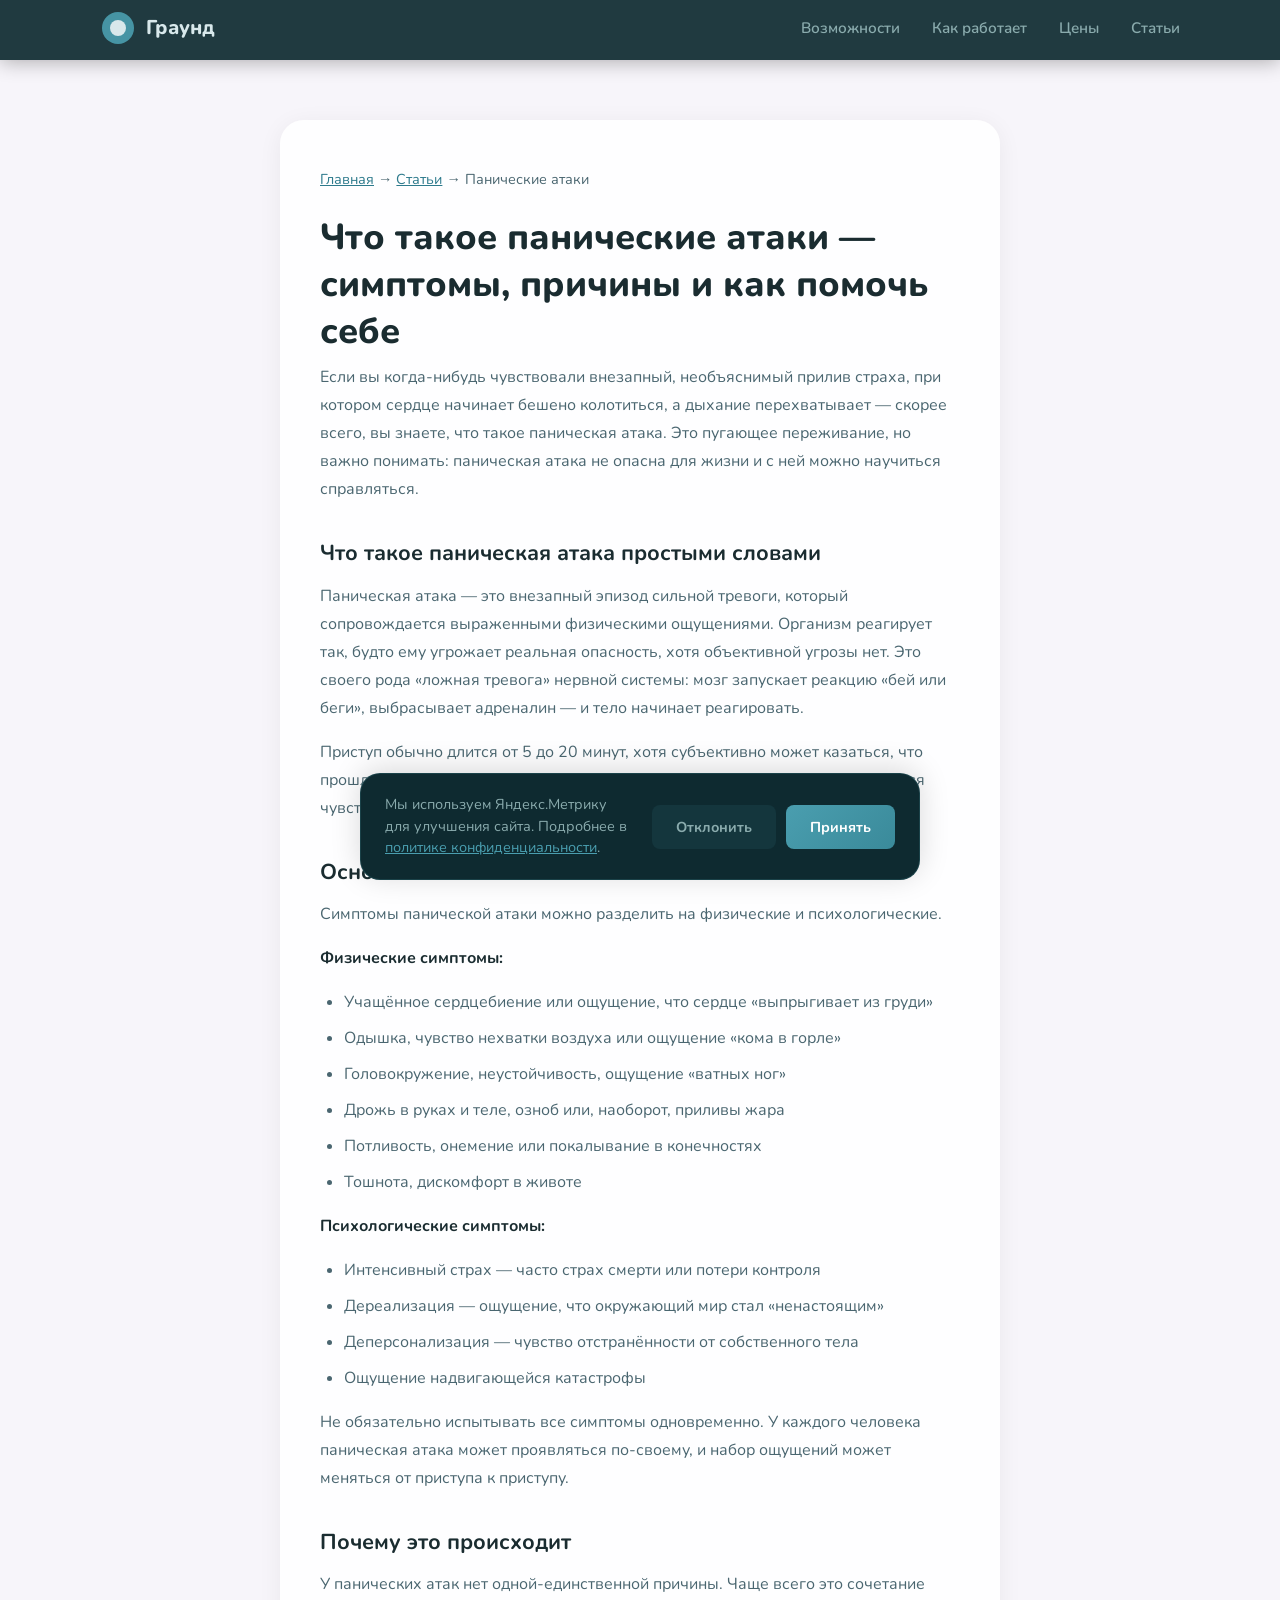
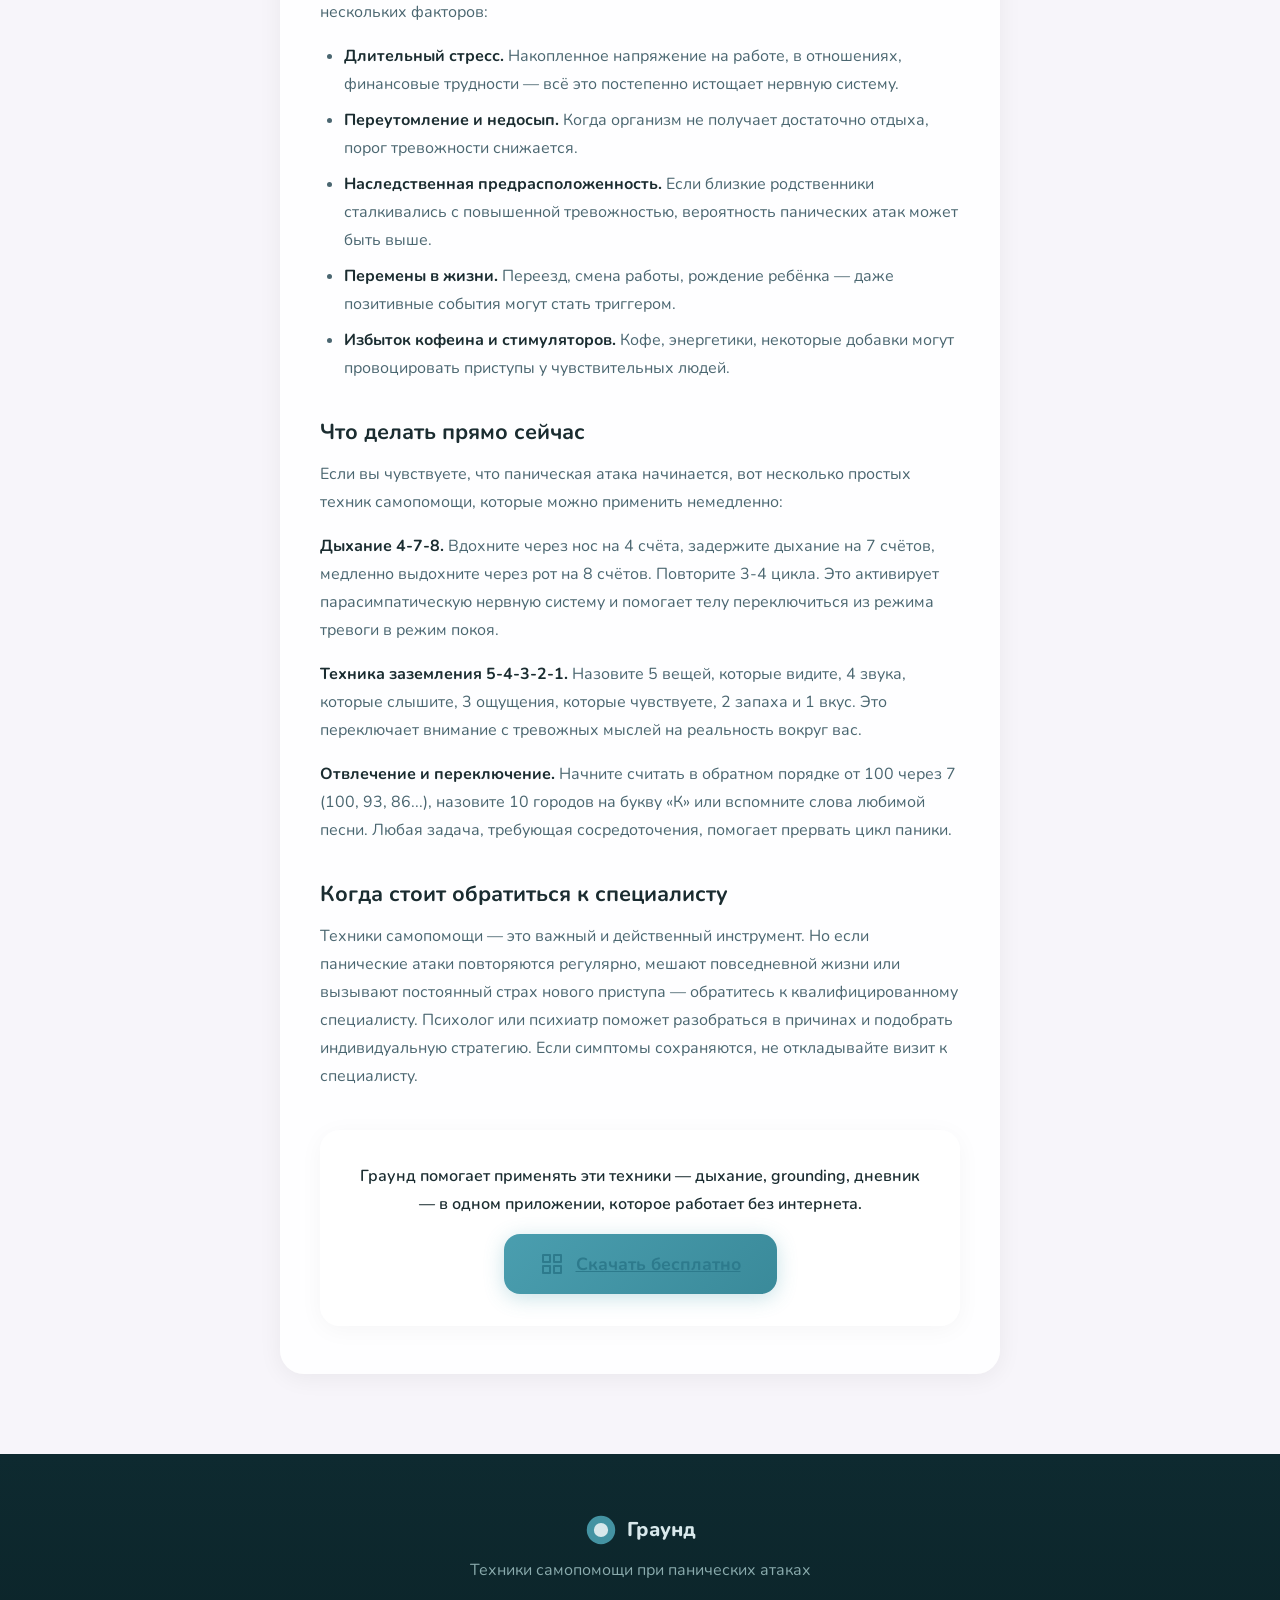
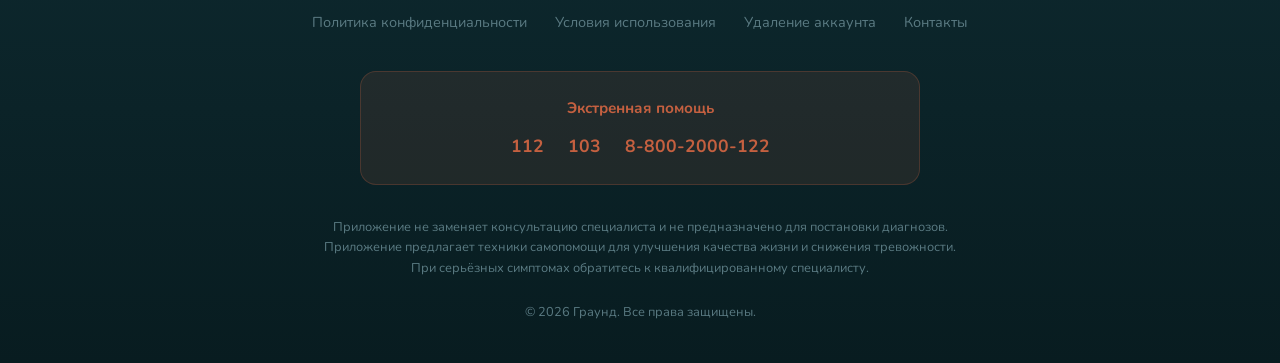
<file: articles/chto-takoe-panicheskie-ataki.html>
<!DOCTYPE html>
<html lang="ru">
<head>
  <meta charset="UTF-8">
  <meta name="viewport" content="width=device-width, initial-scale=1.0">
  <title>Что такое панические атаки — симптомы, причины и как помочь себе</title>
  <meta name="description" content="Узнайте, что такое панические атаки, какие у них симптомы и причины. Простые техники самопомощи, которые можно использовать прямо сейчас.">
  <meta name="keywords" content="панические атаки, симптомы панической атаки, причины панических атак, самопомощь при панике, тревожность">

  <!-- Open Graph -->
  <meta property="og:title" content="Что такое панические атаки — симптомы, причины и как помочь себе">
  <meta property="og:description" content="Узнайте, что такое панические атаки, какие у них симптомы и причины. Простые техники самопомощи, которые можно использовать прямо сейчас.">
  <meta property="og:type" content="article">
  <meta property="og:url" content="https://graund.space/articles/chto-takoe-panicheskie-ataki.html">
  <meta property="og:locale" content="ru_RU">
  <meta property="og:image" content="https://graund.space/og-image.png">

  <!-- Twitter Card -->
  <meta name="twitter:card" content="summary_large_image">
  <meta name="twitter:title" content="Что такое панические атаки — симптомы, причины и как помочь себе">
  <meta name="twitter:description" content="Узнайте, что такое панические атаки, какие у них симптомы и причины. Простые техники самопомощи.">
  <meta name="twitter:image" content="https://graund.space/og-image.png">

  <!-- Google Fonts -->
  <link rel="preconnect" href="https://fonts.googleapis.com">
  <link rel="preconnect" href="https://fonts.gstatic.com" crossorigin>
  <link href="https://fonts.googleapis.com/css2?family=Nunito:wght@400;600;700;800&display=swap" rel="stylesheet">

  <!-- CSS -->
  <link rel="stylesheet" href="../css/style.css">
  <link rel="stylesheet" href="../css/animations.css">

  <!-- JSON-LD Article -->
  <script type="application/ld+json">
  {
    "@context": "https://schema.org",
    "@type": "Article",
    "headline": "Что такое панические атаки — симптомы, причины и как помочь себе",
    "description": "Узнайте, что такое панические атаки, какие у них симптомы и причины. Простые техники самопомощи, которые можно использовать прямо сейчас.",
    "author": {
      "@type": "Organization",
      "name": "Граунд"
    },
    "publisher": {
      "@type": "Organization",
      "name": "Граунд",
      "url": "https://graund.space"
    },
    "mainEntityOfPage": "https://graund.space/articles/chto-takoe-panicheskie-ataki.html",
    "datePublished": "2026-03-02",
    "dateModified": "2026-03-02",
    "inLanguage": "ru"
  }
  </script>

  <!-- Inline SVG Favicon -->
  <link rel="canonical" href="https://graund.space/articles/chto-takoe-panicheskie-ataki.html">

  <link rel="icon" href="data:image/svg+xml,<svg xmlns='http://www.w3.org/2000/svg' viewBox='0 0 100 100'><circle cx='50' cy='50' r='45' fill='%230E2A30'/><circle cx='50' cy='50' r='28' fill='%234A9EAF' opacity='0.9'/><circle cx='50' cy='50' r='14' fill='%23D8E8EB'/></svg>" type="image/svg+xml">
</head>
<body>

  <!-- HEADER -->
  <header class="header">
    <div class="container">
      <a href="/" class="header__logo">
        <svg class="header__logo-icon" viewBox="0 0 36 36" fill="none" xmlns="http://www.w3.org/2000/svg">
          <circle cx="18" cy="18" r="16" fill="#4A9EAF" opacity="0.9"/>
          <circle cx="18" cy="18" r="8" fill="#D8E8EB"/>
        </svg>
        Граунд
      </a>

      <nav class="header__nav">
        <a href="/#features">Возможности</a>
        <a href="/#how-it-works">Как работает</a>
        <a href="/#pricing">Цены</a>
        <a href="/#articles">Статьи</a>
      </nav>

      <button class="burger" aria-label="Меню">
        <span></span>
        <span></span>
        <span></span>
      </button>
    </div>
  </header>

  <!-- ARTICLE -->
  <main class="article-page section-light">
    <article class="article-content">
      <nav class="article-breadcrumb">
        <a href="/">Главная</a> &rarr; <a href="/#articles">Статьи</a> &rarr; Панические атаки
      </nav>

      <h1>Что такое панические атаки — симптомы, причины и как помочь себе</h1>

      <p>
        Если вы когда-нибудь чувствовали внезапный, необъяснимый прилив страха, при котором сердце начинает
        бешено колотиться, а дыхание перехватывает — скорее всего, вы знаете, что такое паническая атака.
        Это пугающее переживание, но важно понимать: паническая атака не опасна для жизни и с ней можно
        научиться справляться.
      </p>

      <h2>Что такое паническая атака простыми словами</h2>

      <p>
        Паническая атака — это внезапный эпизод сильной тревоги, который сопровождается выраженными
        физическими ощущениями. Организм реагирует так, будто ему угрожает реальная опасность, хотя
        объективной угрозы нет. Это своего рода «ложная тревога» нервной системы: мозг запускает
        реакцию «бей или беги», выбрасывает адреналин — и тело начинает реагировать.
      </p>
      <p>
        Приступ обычно длится от 5 до 20 минут, хотя субъективно может казаться, что прошло гораздо
        больше времени. После окончания приступа может оставаться чувство разбитости и усталости.
      </p>

      <h2>Основные симптомы</h2>

      <p>Симптомы панической атаки можно разделить на физические и психологические.</p>

      <p><strong>Физические симптомы:</strong></p>
      <ul>
        <li>Учащённое сердцебиение или ощущение, что сердце «выпрыгивает из груди»</li>
        <li>Одышка, чувство нехватки воздуха или ощущение «кома в горле»</li>
        <li>Головокружение, неустойчивость, ощущение «ватных ног»</li>
        <li>Дрожь в руках и теле, озноб или, наоборот, приливы жара</li>
        <li>Потливость, онемение или покалывание в конечностях</li>
        <li>Тошнота, дискомфорт в животе</li>
      </ul>

      <p><strong>Психологические симптомы:</strong></p>
      <ul>
        <li>Интенсивный страх — часто страх смерти или потери контроля</li>
        <li>Дереализация — ощущение, что окружающий мир стал «ненастоящим»</li>
        <li>Деперсонализация — чувство отстранённости от собственного тела</li>
        <li>Ощущение надвигающейся катастрофы</li>
      </ul>

      <p>
        Не обязательно испытывать все симптомы одновременно. У каждого человека паническая атака может
        проявляться по-своему, и набор ощущений может меняться от приступа к приступу.
      </p>

      <h2>Почему это происходит</h2>

      <p>
        У панических атак нет одной-единственной причины. Чаще всего это сочетание нескольких факторов:
      </p>
      <ul>
        <li><strong>Длительный стресс.</strong> Накопленное напряжение на работе, в отношениях, финансовые трудности — всё это постепенно истощает нервную систему.</li>
        <li><strong>Переутомление и недосып.</strong> Когда организм не получает достаточно отдыха, порог тревожности снижается.</li>
        <li><strong>Наследственная предрасположенность.</strong> Если близкие родственники сталкивались с повышенной тревожностью, вероятность панических атак может быть выше.</li>
        <li><strong>Перемены в жизни.</strong> Переезд, смена работы, рождение ребёнка — даже позитивные события могут стать триггером.</li>
        <li><strong>Избыток кофеина и стимуляторов.</strong> Кофе, энергетики, некоторые добавки могут провоцировать приступы у чувствительных людей.</li>
      </ul>

      <h2>Что делать прямо сейчас</h2>

      <p>
        Если вы чувствуете, что паническая атака начинается, вот несколько простых техник самопомощи,
        которые можно применить немедленно:
      </p>

      <p><strong>Дыхание 4-7-8.</strong> Вдохните через нос на 4 счёта, задержите дыхание на 7 счётов,
        медленно выдохните через рот на 8 счётов. Повторите 3-4 цикла. Это активирует парасимпатическую
        нервную систему и помогает телу переключиться из режима тревоги в режим покоя.</p>

      <p><strong>Техника заземления 5-4-3-2-1.</strong> Назовите 5 вещей, которые видите, 4 звука, которые
        слышите, 3 ощущения, которые чувствуете, 2 запаха и 1 вкус. Это переключает внимание с тревожных
        мыслей на реальность вокруг вас.</p>

      <p><strong>Отвлечение и переключение.</strong> Начните считать в обратном порядке от 100 через 7
        (100, 93, 86...), назовите 10 городов на букву «К» или вспомните слова любимой песни.
        Любая задача, требующая сосредоточения, помогает прервать цикл паники.</p>

      <h2>Когда стоит обратиться к специалисту</h2>

      <p>
        Техники самопомощи — это важный и действенный инструмент. Но если панические атаки повторяются
        регулярно, мешают повседневной жизни или вызывают постоянный страх нового приступа — обратитесь
        к квалифицированному специалисту. Психолог или психиатр поможет разобраться в причинах и подобрать
        индивидуальную стратегию. Если симптомы сохраняются, не откладывайте визит к специалисту.
      </p>

      <!-- CTA -->
      <div class="article-cta">
        <p>Граунд помогает применять эти техники — дыхание, grounding, дневник — в одном приложении, которое работает без интернета.</p>
        <a href="/#hero" class="cta-button">
          <svg viewBox="0 0 24 24" fill="none" stroke="currentColor" stroke-width="2" stroke-linecap="round" stroke-linejoin="round">
            <rect x="3" y="3" width="7" height="7"/>
            <rect x="14" y="3" width="7" height="7"/>
            <rect x="3" y="14" width="7" height="7"/>
            <rect x="14" y="14" width="7" height="7"/>
          </svg>
          Скачать бесплатно
        </a>
      </div>
    </article>
  </main>

  <!-- FOOTER -->
  <footer class="footer section-dark" id="footer">
    <div class="container">
      <div class="footer__logo">
        <svg viewBox="0 0 36 36" fill="none" xmlns="http://www.w3.org/2000/svg">
          <circle cx="18" cy="18" r="16" fill="#4A9EAF" opacity="0.9"/>
          <circle cx="18" cy="18" r="8" fill="#D8E8EB"/>
        </svg>
        Граунд
      </div>

      <p class="footer__tagline">Техники самопомощи при панических атаках</p>

      <div class="footer__links">
        <a href="/privacy.html">Политика конфиденциальности</a>
        <a href="/terms.html">Условия использования</a>
        <a href="/delete-account.html">Удаление аккаунта</a>
        <a href="mailto:graundsupport@gmail.com">Контакты</a>
      </div>

      <div class="footer__emergency">
        <div class="footer__emergency-title">Экстренная помощь</div>
        <div class="footer__emergency-numbers">
          <a href="tel:112">112</a>
          <a href="tel:103">103</a>
          <a href="tel:88002000122">8-800-2000-122</a>
        </div>
      </div>

      <p class="footer__disclaimer">
        Приложение не заменяет консультацию специалиста и не предназначено для постановки диагнозов.
        Приложение предлагает техники самопомощи для улучшения качества жизни
        и снижения тревожности. При серьёзных симптомах обратитесь к квалифицированному специалисту.
      </p>

      <p class="footer__copyright">&copy; 2026 Граунд. Все права защищены.</p>
    </div>
  </footer>

  <!-- Cookie Consent -->
  <div id="cookie-consent-banner" class="cookie-consent" role="dialog" aria-label="Согласие на cookie">
    <div class="cookie-consent__inner">
      <p class="cookie-consent__text">
        Мы используем Яндекс.Метрику для улучшения сайта.
        Подробнее в <a href="/privacy.html#cookies">политике конфиденциальности</a>.
      </p>
      <div class="cookie-consent__buttons">
        <button id="cookie-reject" class="cookie-consent__btn cookie-consent__btn--reject">Отклонить</button>
        <button id="cookie-accept" class="cookie-consent__btn cookie-consent__btn--accept">Принять</button>
      </div>
    </div>
  </div>

  <!-- JavaScript -->
  <script src="../js/cookie-consent.js"></script>
  <script src="../js/main.js"></script>
  <noscript><div><img src="https://mc.yandex.ru/watch/107083651" style="position:absolute; left:-9999px;" alt="" /></div></noscript>
</body>
</html>
</file>
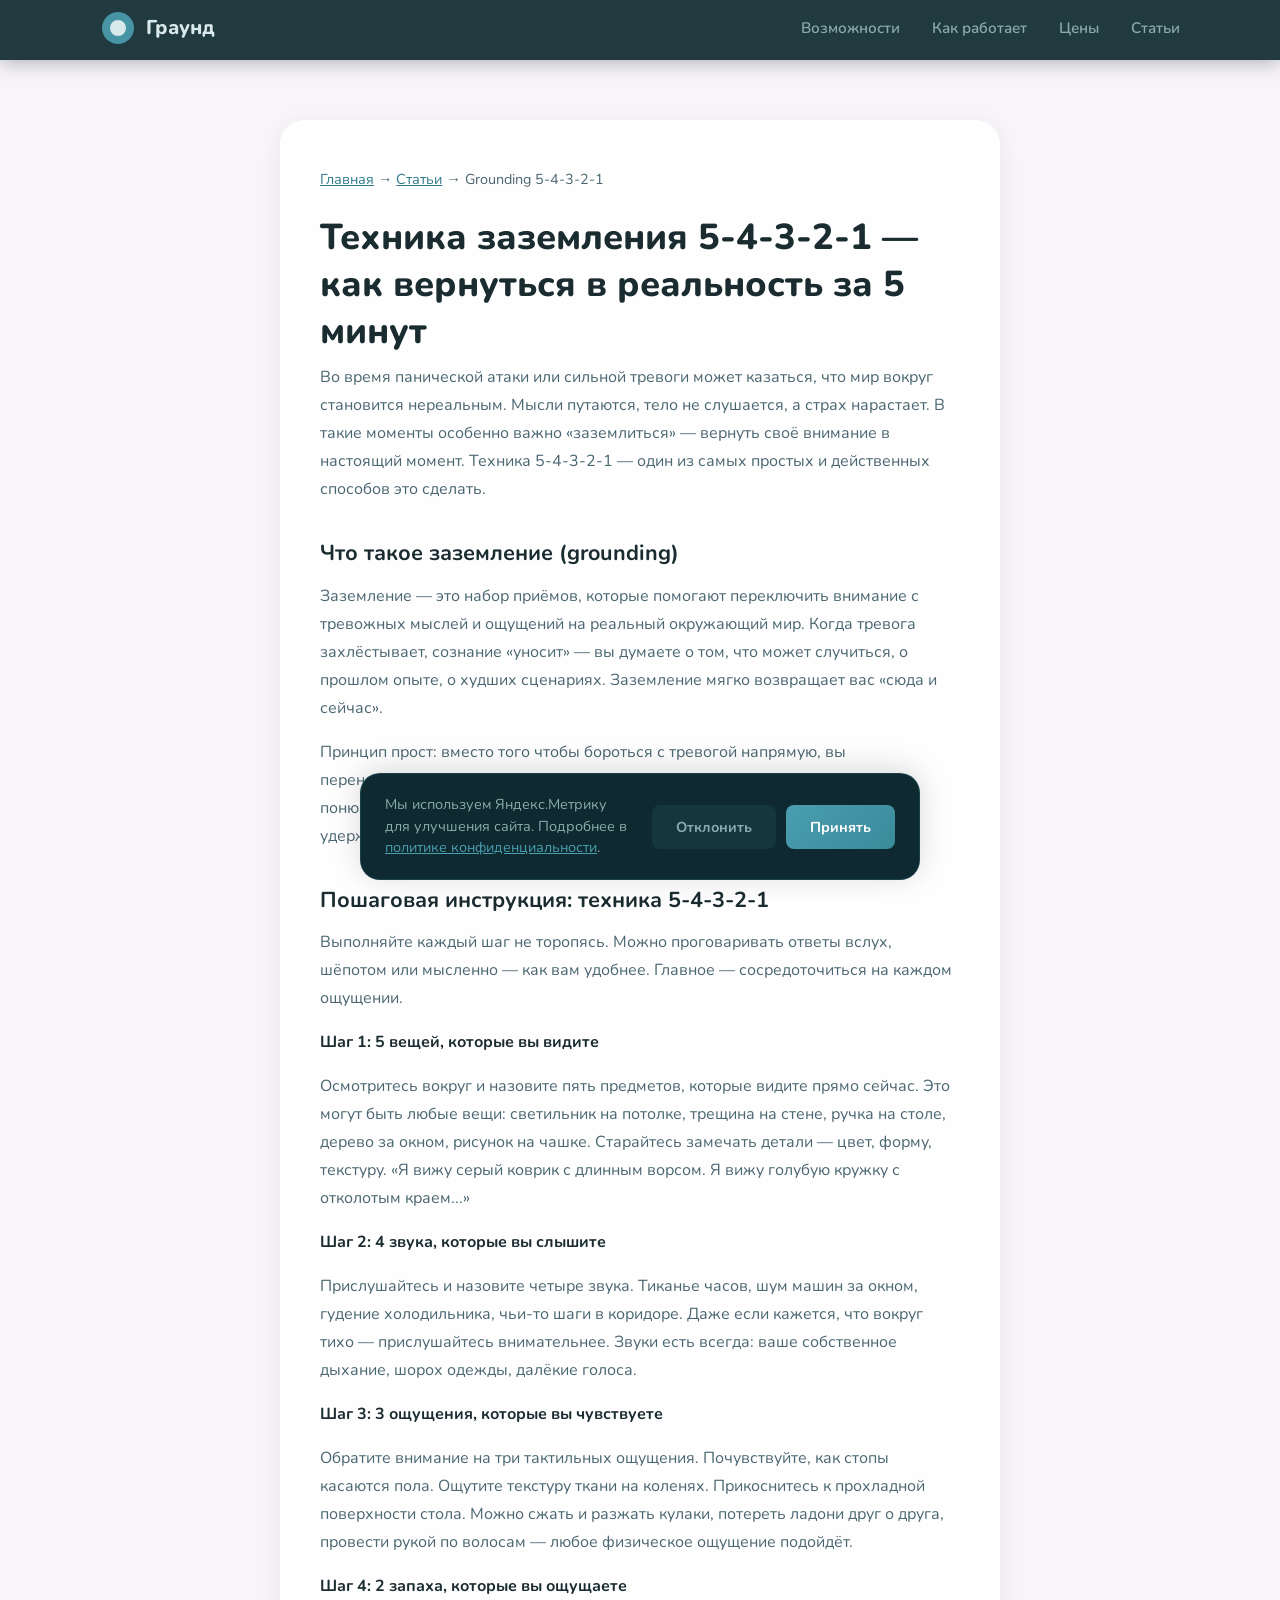
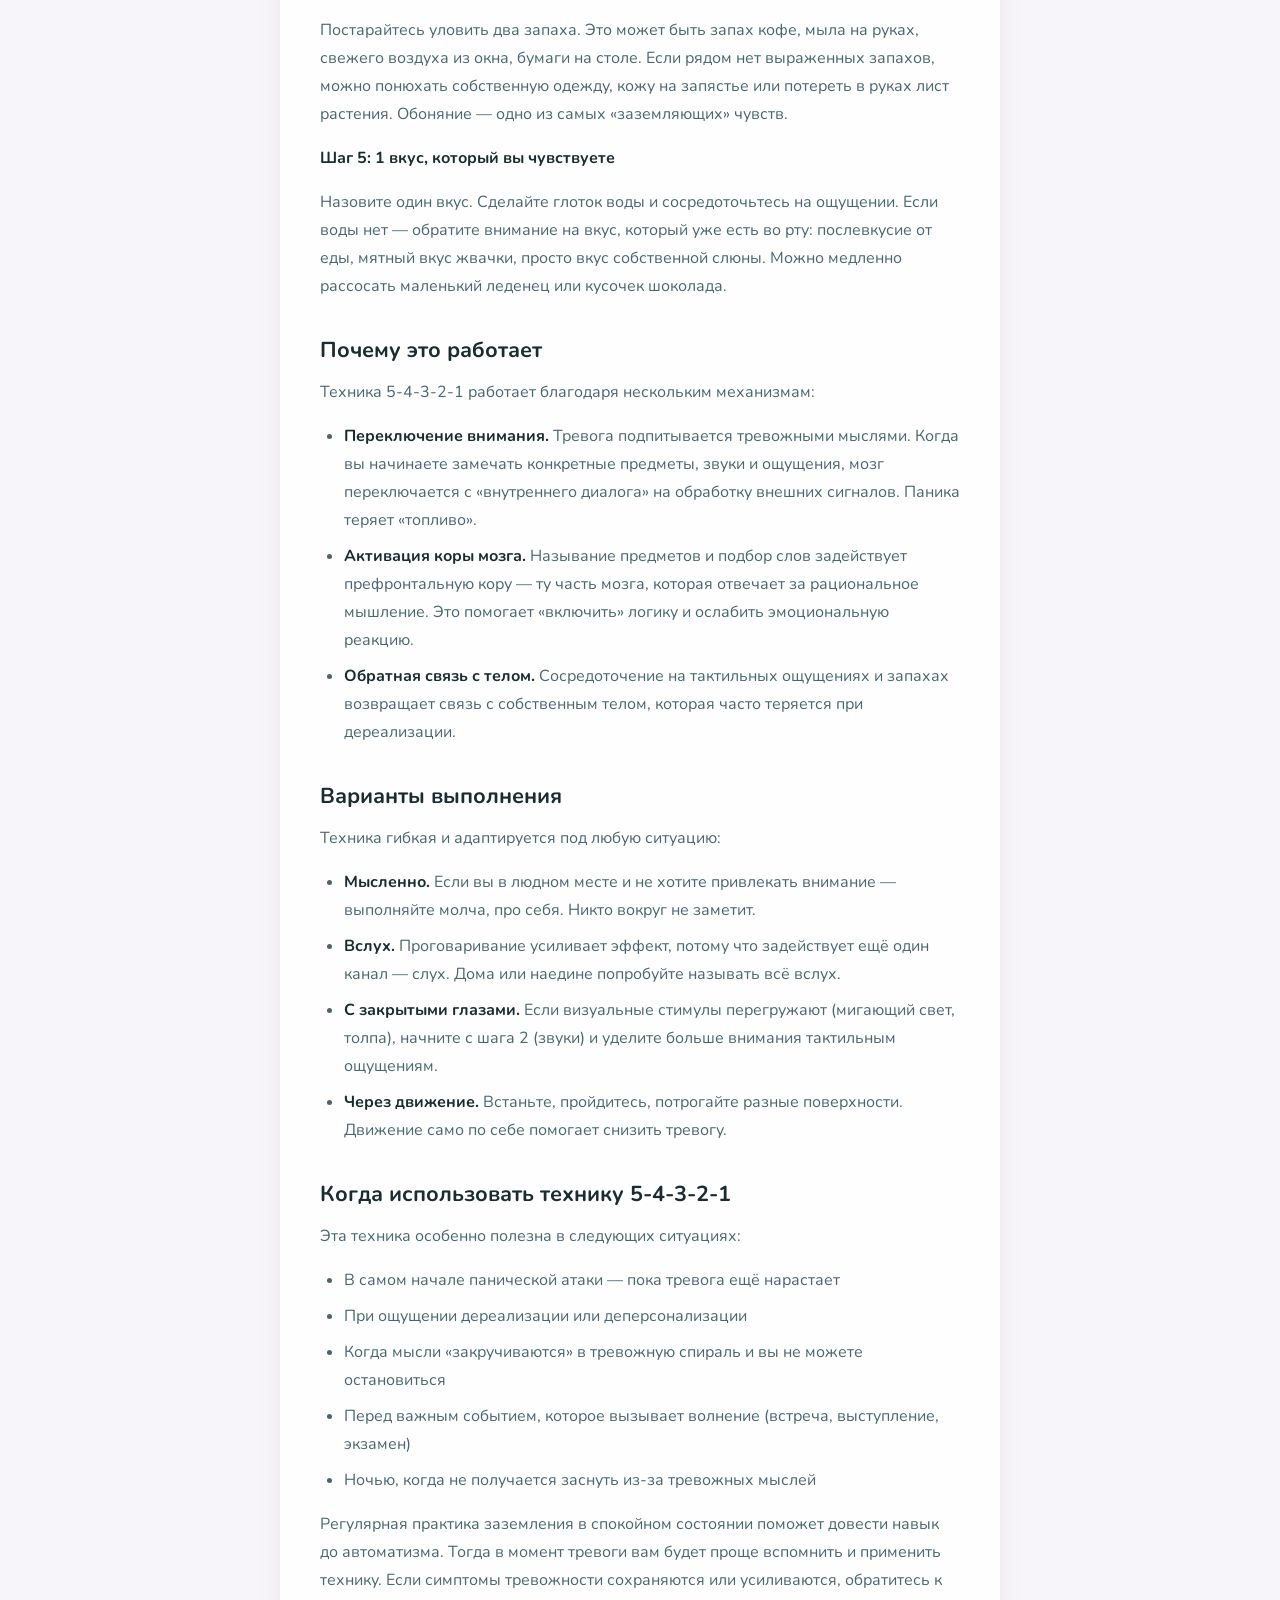
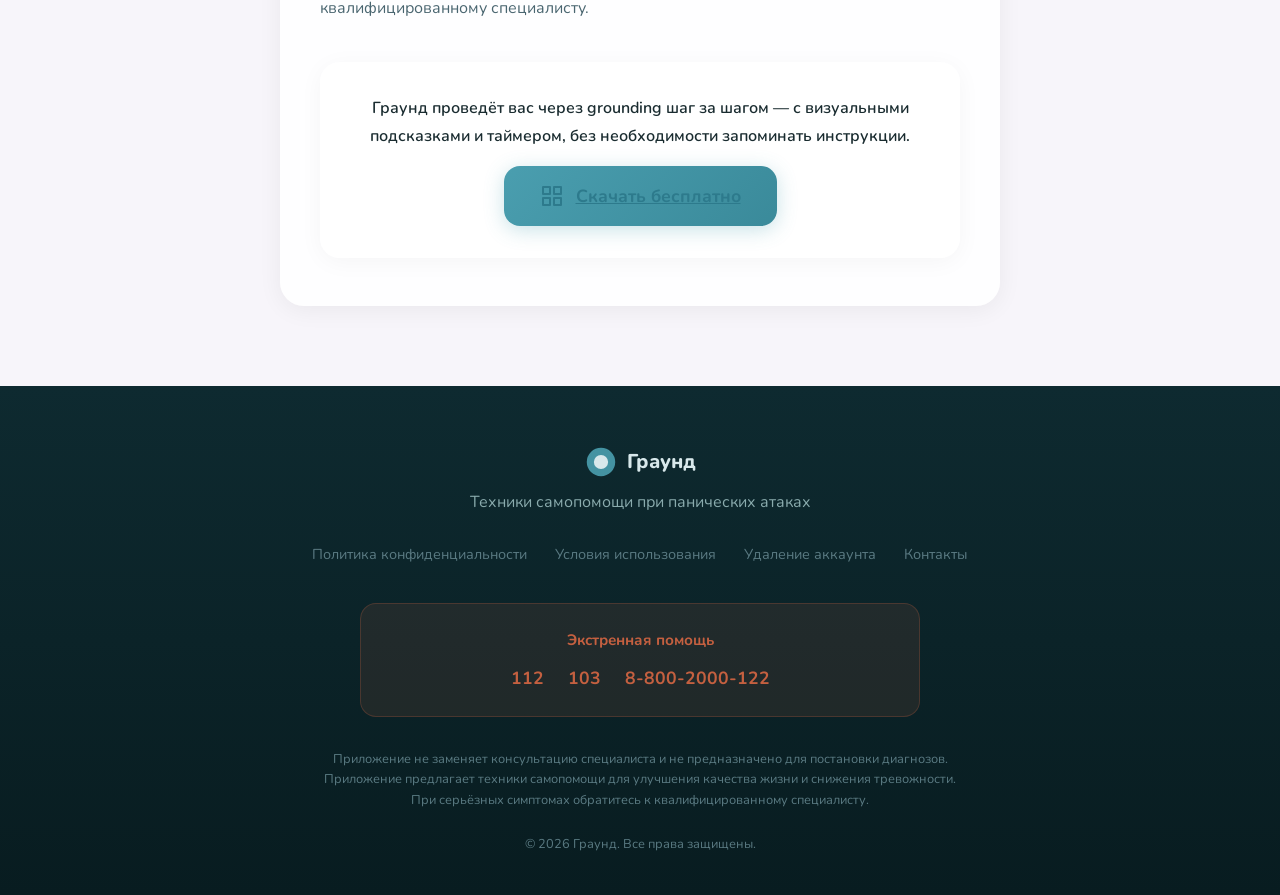
<file: articles/grounding-5-4-3-2-1.html>
<!DOCTYPE html>
<html lang="ru">
<head>
  <meta charset="UTF-8">
  <meta name="viewport" content="width=device-width, initial-scale=1.0">
  <title>Техника заземления 5-4-3-2-1 — как вернуться в реальность за 5 минут</title>
  <meta name="description" content="Grounding 5-4-3-2-1 — простая техника для снижения тревожности. Пошаговая инструкция: 5 вещей видите, 4 слышите, 3 ощущаете.">
  <meta name="keywords" content="grounding, заземление, 5-4-3-2-1, техника заземления, тревожность, паническая атака, самопомощь">

  <!-- Open Graph -->
  <meta property="og:title" content="Техника заземления 5-4-3-2-1 — как вернуться в реальность за 5 минут">
  <meta property="og:description" content="Grounding 5-4-3-2-1 — простая техника для снижения тревожности. Пошаговая инструкция: 5 вещей видите, 4 слышите, 3 ощущаете.">
  <meta property="og:type" content="article">
  <meta property="og:url" content="https://graund.space/articles/grounding-5-4-3-2-1.html">
  <meta property="og:locale" content="ru_RU">
  <meta property="og:image" content="https://graund.space/og-image.png">

  <!-- Twitter Card -->
  <meta name="twitter:card" content="summary_large_image">
  <meta name="twitter:title" content="Техника заземления 5-4-3-2-1 — как вернуться в реальность за 5 минут">
  <meta name="twitter:description" content="Grounding 5-4-3-2-1 — простая техника для снижения тревожности. Пошаговая инструкция.">
  <meta name="twitter:image" content="https://graund.space/og-image.png">

  <!-- Google Fonts -->
  <link rel="preconnect" href="https://fonts.googleapis.com">
  <link rel="preconnect" href="https://fonts.gstatic.com" crossorigin>
  <link href="https://fonts.googleapis.com/css2?family=Nunito:wght@400;600;700;800&display=swap" rel="stylesheet">

  <!-- CSS -->
  <link rel="stylesheet" href="../css/style.css">
  <link rel="stylesheet" href="../css/animations.css">

  <!-- JSON-LD Article -->
  <script type="application/ld+json">
  {
    "@context": "https://schema.org",
    "@type": "Article",
    "headline": "Техника заземления 5-4-3-2-1 — как вернуться в реальность за 5 минут",
    "description": "Grounding 5-4-3-2-1 — простая техника для снижения тревожности. Пошаговая инструкция: 5 вещей видите, 4 слышите, 3 ощущаете.",
    "author": {
      "@type": "Organization",
      "name": "Граунд"
    },
    "publisher": {
      "@type": "Organization",
      "name": "Граунд",
      "url": "https://graund.space"
    },
    "mainEntityOfPage": "https://graund.space/articles/grounding-5-4-3-2-1.html",
    "datePublished": "2026-03-02",
    "dateModified": "2026-03-02",
    "inLanguage": "ru"
  }
  </script>

  <!-- Inline SVG Favicon -->
  <link rel="canonical" href="https://graund.space/articles/grounding-5-4-3-2-1.html">

  <link rel="icon" href="data:image/svg+xml,<svg xmlns='http://www.w3.org/2000/svg' viewBox='0 0 100 100'><circle cx='50' cy='50' r='45' fill='%230E2A30'/><circle cx='50' cy='50' r='28' fill='%234A9EAF' opacity='0.9'/><circle cx='50' cy='50' r='14' fill='%23D8E8EB'/></svg>" type="image/svg+xml">
</head>
<body>

  <!-- HEADER -->
  <header class="header">
    <div class="container">
      <a href="/" class="header__logo">
        <svg class="header__logo-icon" viewBox="0 0 36 36" fill="none" xmlns="http://www.w3.org/2000/svg">
          <circle cx="18" cy="18" r="16" fill="#4A9EAF" opacity="0.9"/>
          <circle cx="18" cy="18" r="8" fill="#D8E8EB"/>
        </svg>
        Граунд
      </a>

      <nav class="header__nav">
        <a href="/#features">Возможности</a>
        <a href="/#how-it-works">Как работает</a>
        <a href="/#pricing">Цены</a>
        <a href="/#articles">Статьи</a>
      </nav>

      <button class="burger" aria-label="Меню">
        <span></span>
        <span></span>
        <span></span>
      </button>
    </div>
  </header>

  <!-- ARTICLE -->
  <main class="article-page section-light">
    <article class="article-content">
      <nav class="article-breadcrumb">
        <a href="/">Главная</a> &rarr; <a href="/#articles">Статьи</a> &rarr; Grounding 5-4-3-2-1
      </nav>

      <h1>Техника заземления 5-4-3-2-1 — как вернуться в реальность за 5 минут</h1>

      <p>
        Во время панической атаки или сильной тревоги может казаться, что мир вокруг становится
        нереальным. Мысли путаются, тело не слушается, а страх нарастает. В такие моменты особенно
        важно «заземлиться» — вернуть своё внимание в настоящий момент. Техника 5-4-3-2-1 — один
        из самых простых и действенных способов это сделать.
      </p>

      <h2>Что такое заземление (grounding)</h2>

      <p>
        Заземление — это набор приёмов, которые помогают переключить внимание с тревожных мыслей
        и ощущений на реальный окружающий мир. Когда тревога захлёстывает, сознание «уносит» — вы
        думаете о том, что может случиться, о прошлом опыте, о худших сценариях. Заземление мягко
        возвращает вас «сюда и сейчас».
      </p>
      <p>
        Принцип прост: вместо того чтобы бороться с тревогой напрямую, вы перенаправляете внимание
        на то, что можете увидеть, услышать, потрогать, понюхать и попробовать на вкус. Органы чувств
        становятся «якорем», который удерживает вас в настоящем моменте.
      </p>

      <h2>Пошаговая инструкция: техника 5-4-3-2-1</h2>

      <p>
        Выполняйте каждый шаг не торопясь. Можно проговаривать ответы вслух, шёпотом или мысленно —
        как вам удобнее. Главное — сосредоточиться на каждом ощущении.
      </p>

      <p><strong>Шаг 1: 5 вещей, которые вы видите</strong></p>
      <p>
        Осмотритесь вокруг и назовите пять предметов, которые видите прямо сейчас. Это могут быть
        любые вещи: светильник на потолке, трещина на стене, ручка на столе, дерево за окном, рисунок
        на чашке. Старайтесь замечать детали — цвет, форму, текстуру. «Я вижу серый коврик с длинным
        ворсом. Я вижу голубую кружку с отколотым краем...»
      </p>

      <p><strong>Шаг 2: 4 звука, которые вы слышите</strong></p>
      <p>
        Прислушайтесь и назовите четыре звука. Тиканье часов, шум машин за окном, гудение
        холодильника, чьи-то шаги в коридоре. Даже если кажется, что вокруг тихо — прислушайтесь
        внимательнее. Звуки есть всегда: ваше собственное дыхание, шорох одежды, далёкие голоса.
      </p>

      <p><strong>Шаг 3: 3 ощущения, которые вы чувствуете</strong></p>
      <p>
        Обратите внимание на три тактильных ощущения. Почувствуйте, как стопы касаются пола. Ощутите
        текстуру ткани на коленях. Прикоснитесь к прохладной поверхности стола. Можно сжать и разжать
        кулаки, потереть ладони друг о друга, провести рукой по волосам — любое физическое ощущение
        подойдёт.
      </p>

      <p><strong>Шаг 4: 2 запаха, которые вы ощущаете</strong></p>
      <p>
        Постарайтесь уловить два запаха. Это может быть запах кофе, мыла на руках, свежего воздуха
        из окна, бумаги на столе. Если рядом нет выраженных запахов, можно понюхать собственную
        одежду, кожу на запястье или потереть в руках лист растения. Обоняние — одно из самых
        «заземляющих» чувств.
      </p>

      <p><strong>Шаг 5: 1 вкус, который вы чувствуете</strong></p>
      <p>
        Назовите один вкус. Сделайте глоток воды и сосредоточьтесь на ощущении. Если воды нет —
        обратите внимание на вкус, который уже есть во рту: послевкусие от еды, мятный вкус
        жвачки, просто вкус собственной слюны. Можно медленно рассосать маленький леденец или
        кусочек шоколада.
      </p>

      <h2>Почему это работает</h2>

      <p>
        Техника 5-4-3-2-1 работает благодаря нескольким механизмам:
      </p>
      <ul>
        <li><strong>Переключение внимания.</strong> Тревога подпитывается тревожными мыслями. Когда вы начинаете замечать конкретные предметы, звуки и ощущения, мозг переключается с «внутреннего диалога» на обработку внешних сигналов. Паника теряет «топливо».</li>
        <li><strong>Активация коры мозга.</strong> Называние предметов и подбор слов задействует префронтальную кору — ту часть мозга, которая отвечает за рациональное мышление. Это помогает «включить» логику и ослабить эмоциональную реакцию.</li>
        <li><strong>Обратная связь с телом.</strong> Сосредоточение на тактильных ощущениях и запахах возвращает связь с собственным телом, которая часто теряется при дереализации.</li>
      </ul>

      <h2>Варианты выполнения</h2>

      <p>Техника гибкая и адаптируется под любую ситуацию:</p>
      <ul>
        <li><strong>Мысленно.</strong> Если вы в людном месте и не хотите привлекать внимание — выполняйте молча, про себя. Никто вокруг не заметит.</li>
        <li><strong>Вслух.</strong> Проговаривание усиливает эффект, потому что задействует ещё один канал — слух. Дома или наедине попробуйте называть всё вслух.</li>
        <li><strong>С закрытыми глазами.</strong> Если визуальные стимулы перегружают (мигающий свет, толпа), начните с шага 2 (звуки) и уделите больше внимания тактильным ощущениям.</li>
        <li><strong>Через движение.</strong> Встаньте, пройдитесь, потрогайте разные поверхности. Движение само по себе помогает снизить тревогу.</li>
      </ul>

      <h2>Когда использовать технику 5-4-3-2-1</h2>

      <p>
        Эта техника особенно полезна в следующих ситуациях:
      </p>
      <ul>
        <li>В самом начале панической атаки — пока тревога ещё нарастает</li>
        <li>При ощущении дереализации или деперсонализации</li>
        <li>Когда мысли «закручиваются» в тревожную спираль и вы не можете остановиться</li>
        <li>Перед важным событием, которое вызывает волнение (встреча, выступление, экзамен)</li>
        <li>Ночью, когда не получается заснуть из-за тревожных мыслей</li>
      </ul>

      <p>
        Регулярная практика заземления в спокойном состоянии поможет довести навык до автоматизма.
        Тогда в момент тревоги вам будет проще вспомнить и применить технику. Если симптомы
        тревожности сохраняются или усиливаются, обратитесь к квалифицированному специалисту.
      </p>

      <!-- CTA -->
      <div class="article-cta">
        <p>Граунд проведёт вас через grounding шаг за шагом — с визуальными подсказками и таймером, без необходимости запоминать инструкции.</p>
        <a href="/#hero" class="cta-button">
          <svg viewBox="0 0 24 24" fill="none" stroke="currentColor" stroke-width="2" stroke-linecap="round" stroke-linejoin="round">
            <rect x="3" y="3" width="7" height="7"/>
            <rect x="14" y="3" width="7" height="7"/>
            <rect x="3" y="14" width="7" height="7"/>
            <rect x="14" y="14" width="7" height="7"/>
          </svg>
          Скачать бесплатно
        </a>
      </div>
    </article>
  </main>

  <!-- FOOTER -->
  <footer class="footer section-dark" id="footer">
    <div class="container">
      <div class="footer__logo">
        <svg viewBox="0 0 36 36" fill="none" xmlns="http://www.w3.org/2000/svg">
          <circle cx="18" cy="18" r="16" fill="#4A9EAF" opacity="0.9"/>
          <circle cx="18" cy="18" r="8" fill="#D8E8EB"/>
        </svg>
        Граунд
      </div>

      <p class="footer__tagline">Техники самопомощи при панических атаках</p>

      <div class="footer__links">
        <a href="/privacy.html">Политика конфиденциальности</a>
        <a href="/terms.html">Условия использования</a>
        <a href="/delete-account.html">Удаление аккаунта</a>
        <a href="mailto:graundsupport@gmail.com">Контакты</a>
      </div>

      <div class="footer__emergency">
        <div class="footer__emergency-title">Экстренная помощь</div>
        <div class="footer__emergency-numbers">
          <a href="tel:112">112</a>
          <a href="tel:103">103</a>
          <a href="tel:88002000122">8-800-2000-122</a>
        </div>
      </div>

      <p class="footer__disclaimer">
        Приложение не заменяет консультацию специалиста и не предназначено для постановки диагнозов.
        Приложение предлагает техники самопомощи для улучшения качества жизни
        и снижения тревожности. При серьёзных симптомах обратитесь к квалифицированному специалисту.
      </p>

      <p class="footer__copyright">&copy; 2026 Граунд. Все права защищены.</p>
    </div>
  </footer>

  <!-- Cookie Consent -->
  <div id="cookie-consent-banner" class="cookie-consent" role="dialog" aria-label="Согласие на cookie">
    <div class="cookie-consent__inner">
      <p class="cookie-consent__text">
        Мы используем Яндекс.Метрику для улучшения сайта.
        Подробнее в <a href="/privacy.html#cookies">политике конфиденциальности</a>.
      </p>
      <div class="cookie-consent__buttons">
        <button id="cookie-reject" class="cookie-consent__btn cookie-consent__btn--reject">Отклонить</button>
        <button id="cookie-accept" class="cookie-consent__btn cookie-consent__btn--accept">Принять</button>
      </div>
    </div>
  </div>

  <!-- JavaScript -->
  <script src="../js/cookie-consent.js"></script>
  <script src="../js/main.js"></script>
  <noscript><div><img src="https://mc.yandex.ru/watch/107083651" style="position:absolute; left:-9999px;" alt="" /></div></noscript>
</body>
</html>
</file>
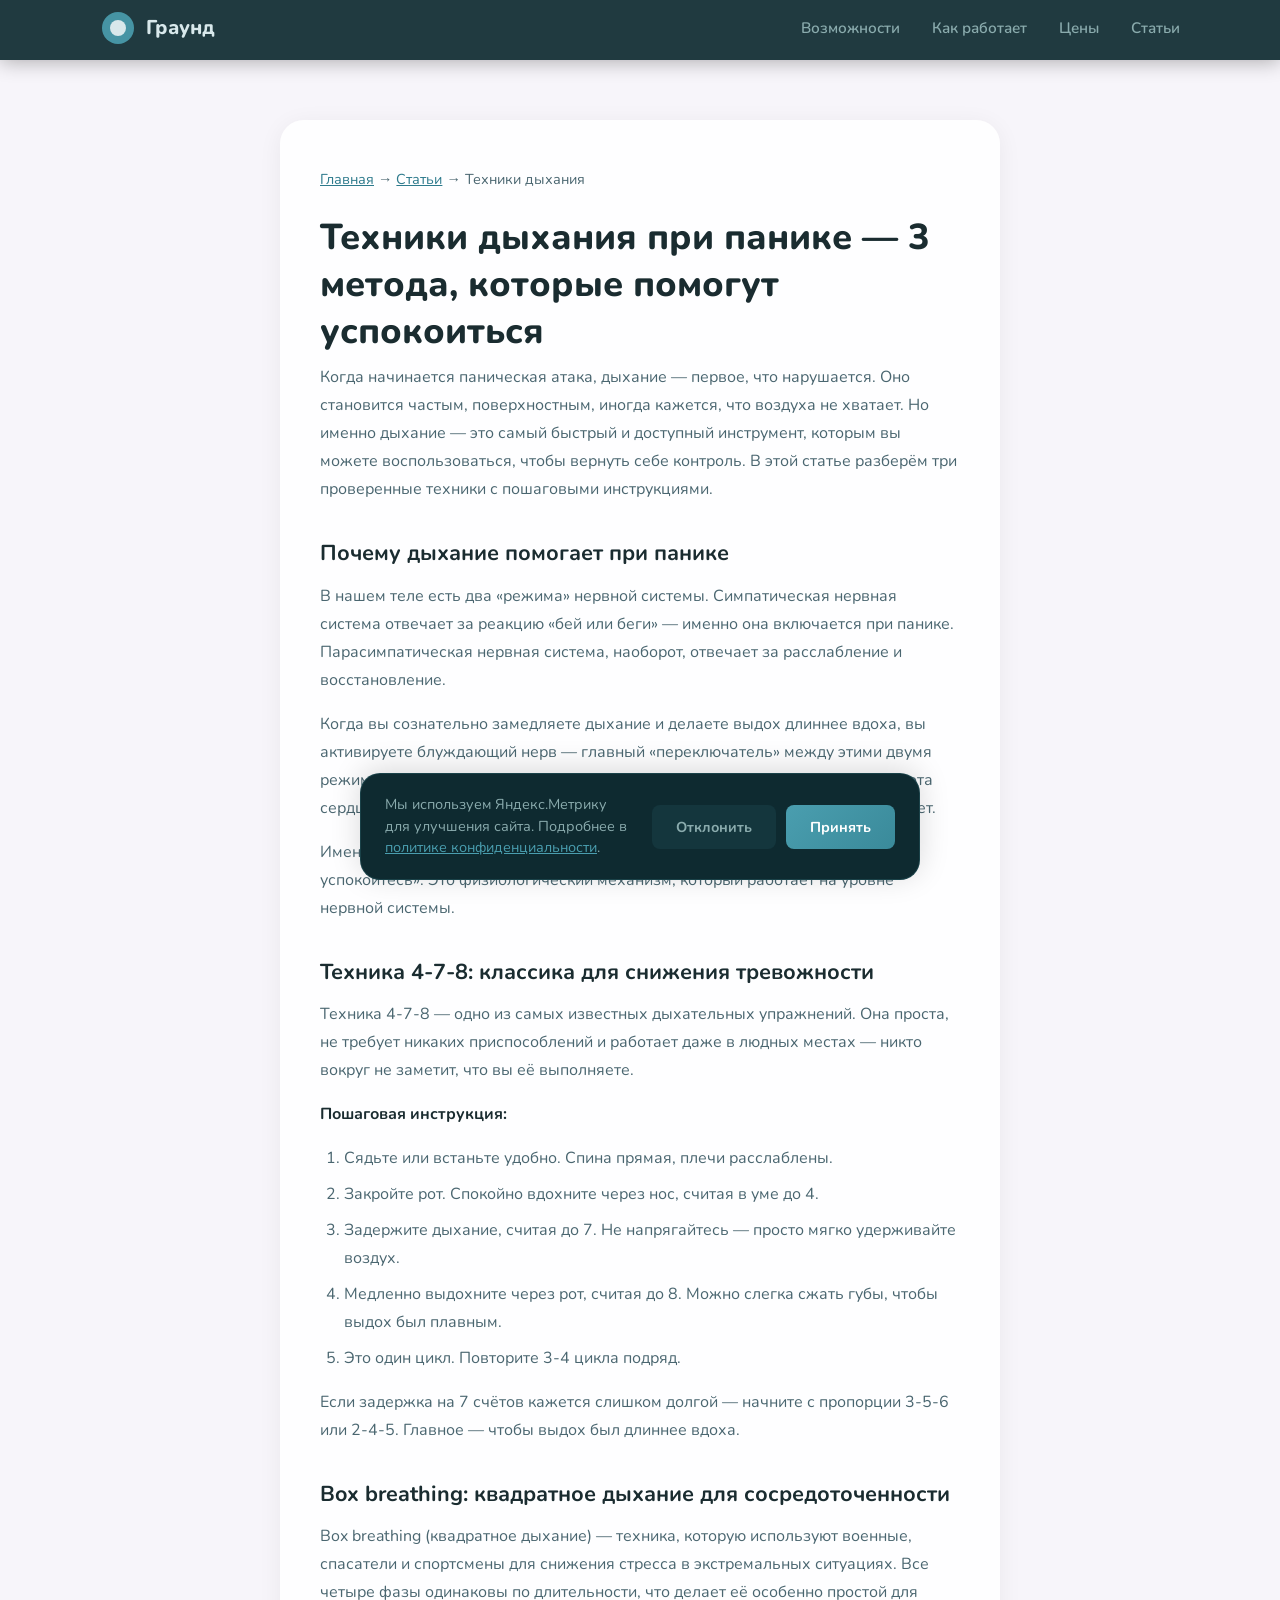
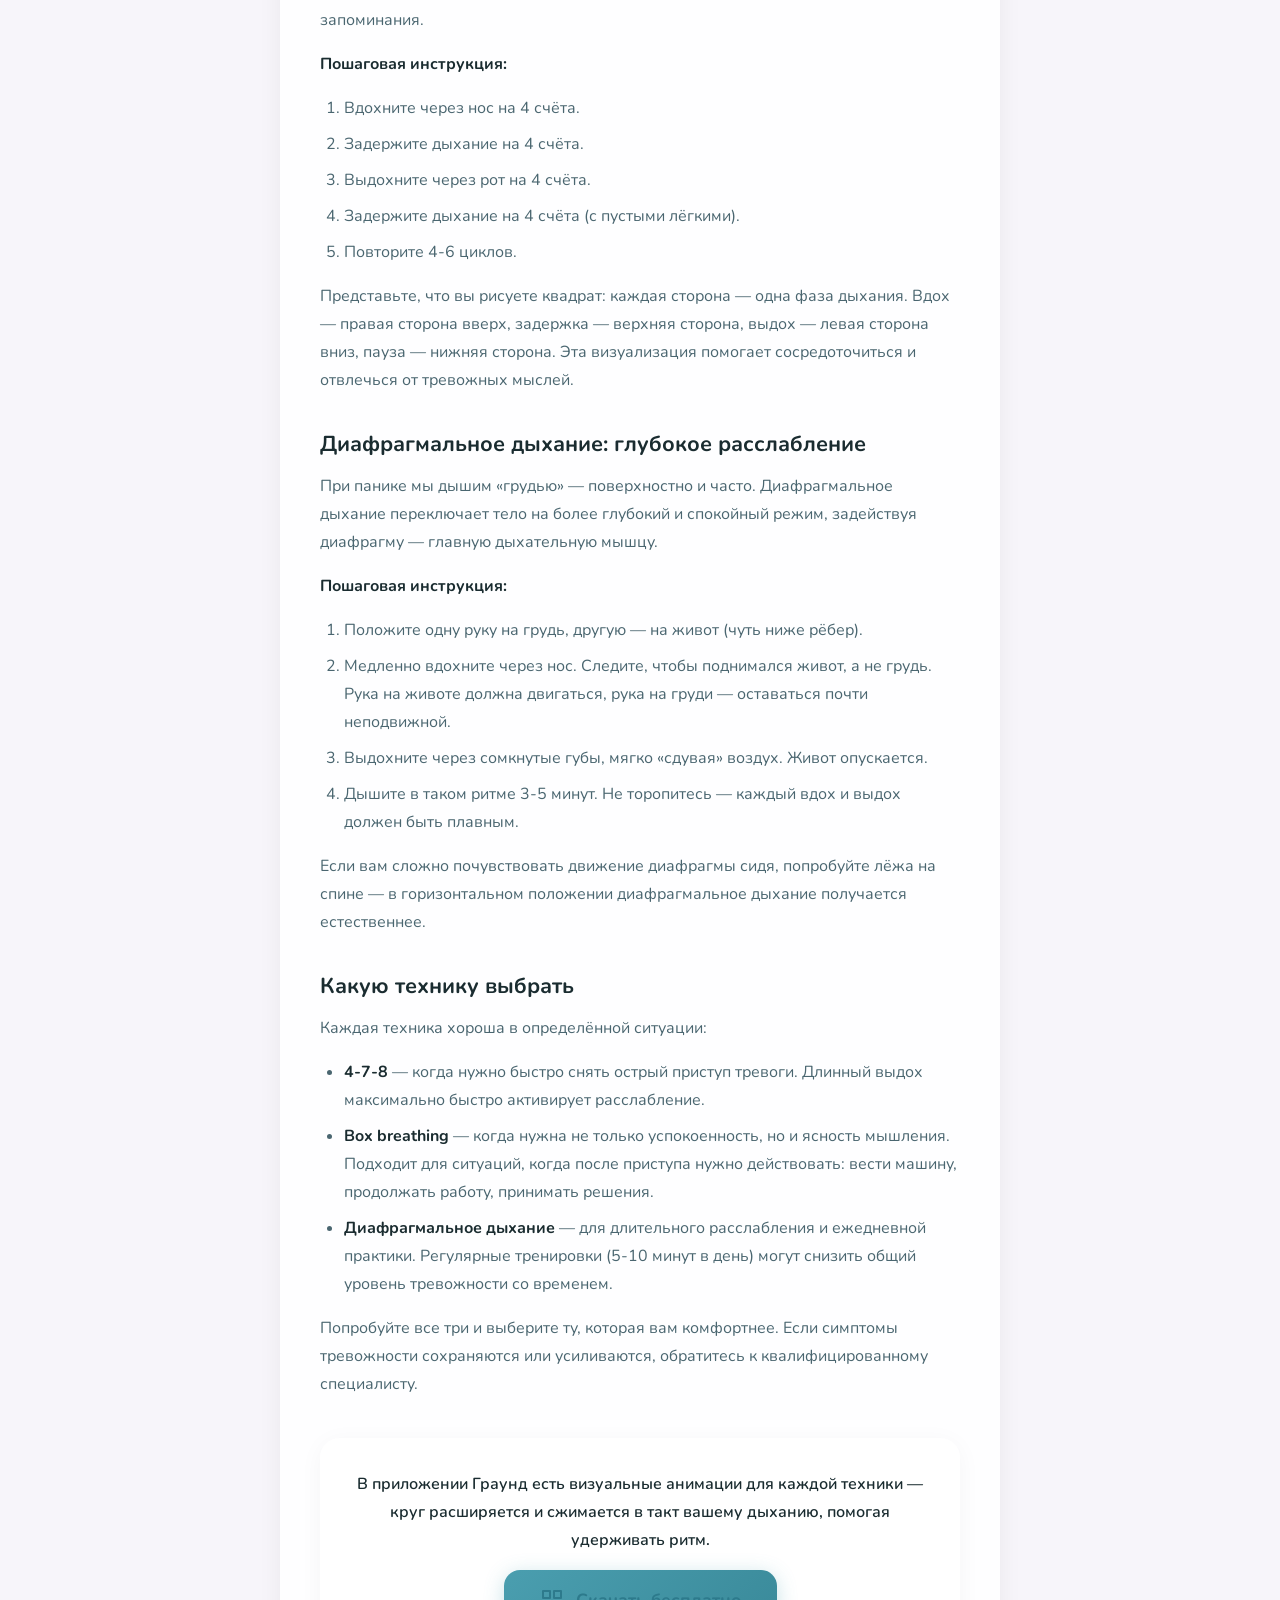
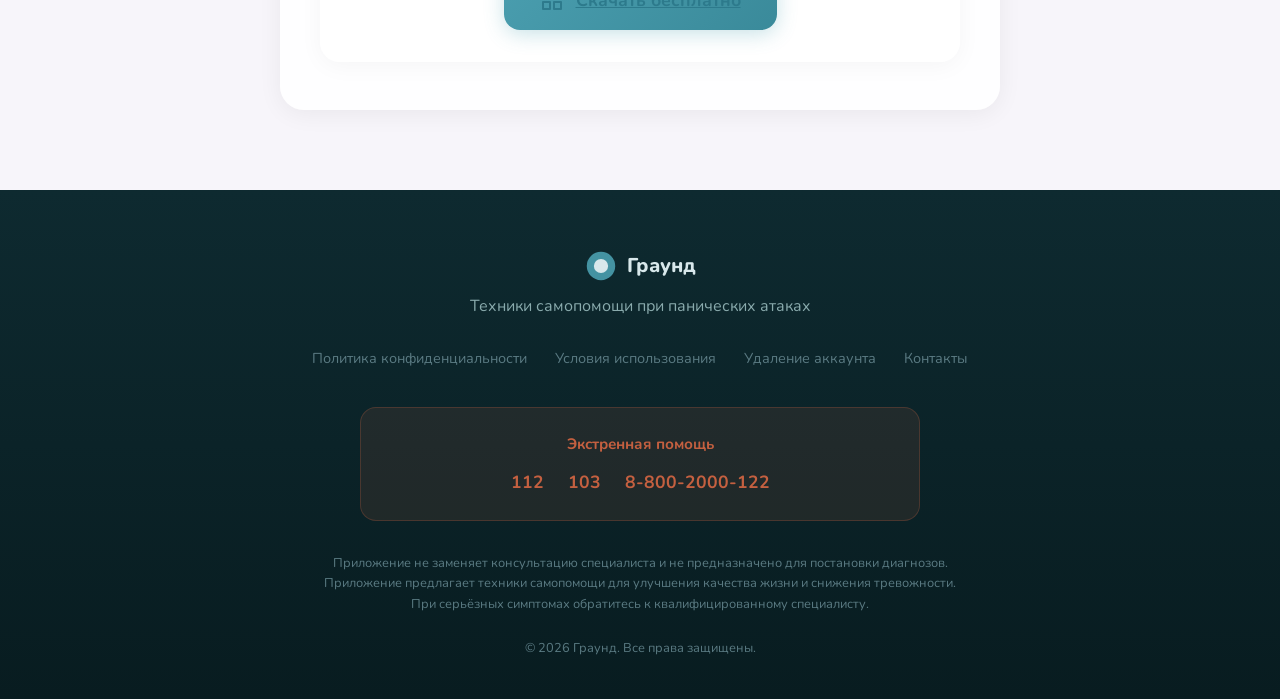
<file: articles/tehniki-dyhania-pri-panike.html>
<!DOCTYPE html>
<html lang="ru">
<head>
  <meta charset="UTF-8">
  <meta name="viewport" content="width=device-width, initial-scale=1.0">
  <title>Техники дыхания при панике — 3 метода, которые помогут успокоиться</title>
  <meta name="description" content="Дыхание 4-7-8, box breathing и диафрагмальное дыхание при панической атаке. Пошаговые инструкции для каждой техники.">
  <meta name="keywords" content="дыхание при панике, техника 4-7-8, box breathing, диафрагмальное дыхание, дыхательные упражнения, тревожность">

  <!-- Open Graph -->
  <meta property="og:title" content="Техники дыхания при панике — 3 метода, которые помогут успокоиться">
  <meta property="og:description" content="Дыхание 4-7-8, box breathing и диафрагмальное дыхание при панической атаке. Пошаговые инструкции для каждой техники.">
  <meta property="og:type" content="article">
  <meta property="og:url" content="https://graund.space/articles/tehniki-dyhania-pri-panike.html">
  <meta property="og:locale" content="ru_RU">
  <meta property="og:image" content="https://graund.space/og-image.png">

  <!-- Twitter Card -->
  <meta name="twitter:card" content="summary_large_image">
  <meta name="twitter:title" content="Техники дыхания при панике — 3 метода, которые помогут успокоиться">
  <meta name="twitter:description" content="Дыхание 4-7-8, box breathing и диафрагмальное дыхание при панической атаке. Пошаговые инструкции.">
  <meta name="twitter:image" content="https://graund.space/og-image.png">

  <!-- Google Fonts -->
  <link rel="preconnect" href="https://fonts.googleapis.com">
  <link rel="preconnect" href="https://fonts.gstatic.com" crossorigin>
  <link href="https://fonts.googleapis.com/css2?family=Nunito:wght@400;600;700;800&display=swap" rel="stylesheet">

  <!-- CSS -->
  <link rel="stylesheet" href="../css/style.css">
  <link rel="stylesheet" href="../css/animations.css">

  <!-- JSON-LD Article -->
  <script type="application/ld+json">
  {
    "@context": "https://schema.org",
    "@type": "Article",
    "headline": "Техники дыхания при панике — 3 метода, которые помогут успокоиться",
    "description": "Дыхание 4-7-8, box breathing и диафрагмальное дыхание при панической атаке. Пошаговые инструкции для каждой техники.",
    "author": {
      "@type": "Organization",
      "name": "Граунд"
    },
    "publisher": {
      "@type": "Organization",
      "name": "Граунд",
      "url": "https://graund.space"
    },
    "mainEntityOfPage": "https://graund.space/articles/tehniki-dyhania-pri-panike.html",
    "datePublished": "2026-03-02",
    "dateModified": "2026-03-02",
    "inLanguage": "ru"
  }
  </script>

  <!-- Inline SVG Favicon -->
  <link rel="canonical" href="https://graund.space/articles/tehniki-dyhania-pri-panike.html">

  <link rel="icon" href="data:image/svg+xml,<svg xmlns='http://www.w3.org/2000/svg' viewBox='0 0 100 100'><circle cx='50' cy='50' r='45' fill='%230E2A30'/><circle cx='50' cy='50' r='28' fill='%234A9EAF' opacity='0.9'/><circle cx='50' cy='50' r='14' fill='%23D8E8EB'/></svg>" type="image/svg+xml">
</head>
<body>

  <!-- HEADER -->
  <header class="header">
    <div class="container">
      <a href="/" class="header__logo">
        <svg class="header__logo-icon" viewBox="0 0 36 36" fill="none" xmlns="http://www.w3.org/2000/svg">
          <circle cx="18" cy="18" r="16" fill="#4A9EAF" opacity="0.9"/>
          <circle cx="18" cy="18" r="8" fill="#D8E8EB"/>
        </svg>
        Граунд
      </a>

      <nav class="header__nav">
        <a href="/#features">Возможности</a>
        <a href="/#how-it-works">Как работает</a>
        <a href="/#pricing">Цены</a>
        <a href="/#articles">Статьи</a>
      </nav>

      <button class="burger" aria-label="Меню">
        <span></span>
        <span></span>
        <span></span>
      </button>
    </div>
  </header>

  <!-- ARTICLE -->
  <main class="article-page section-light">
    <article class="article-content">
      <nav class="article-breadcrumb">
        <a href="/">Главная</a> &rarr; <a href="/#articles">Статьи</a> &rarr; Техники дыхания
      </nav>

      <h1>Техники дыхания при панике — 3 метода, которые помогут успокоиться</h1>

      <p>
        Когда начинается паническая атака, дыхание — первое, что нарушается. Оно становится частым,
        поверхностным, иногда кажется, что воздуха не хватает. Но именно дыхание — это самый быстрый
        и доступный инструмент, которым вы можете воспользоваться, чтобы вернуть себе контроль.
        В этой статье разберём три проверенные техники с пошаговыми инструкциями.
      </p>

      <h2>Почему дыхание помогает при панике</h2>

      <p>
        В нашем теле есть два «режима» нервной системы. Симпатическая нервная система отвечает за
        реакцию «бей или беги» — именно она включается при панике. Парасимпатическая нервная система,
        наоборот, отвечает за расслабление и восстановление.
      </p>
      <p>
        Когда вы сознательно замедляете дыхание и делаете выдох длиннее вдоха, вы активируете
        блуждающий нерв — главный «переключатель» между этими двумя режимами. Тело получает сигнал:
        «опасности нет, можно расслабиться». Частота сердцебиения снижается, мышцы расслабляются,
        тревога постепенно отступает.
      </p>
      <p>
        Именно поэтому дыхательные упражнения — это не просто «подышите и успокойтесь». Это
        физиологический механизм, который работает на уровне нервной системы.
      </p>

      <h2>Техника 4-7-8: классика для снижения тревожности</h2>

      <p>
        Техника 4-7-8 — одно из самых известных дыхательных упражнений. Она проста, не требует
        никаких приспособлений и работает даже в людных местах — никто вокруг не заметит, что вы
        её выполняете.
      </p>

      <p><strong>Пошаговая инструкция:</strong></p>
      <ol>
        <li>Сядьте или встаньте удобно. Спина прямая, плечи расслаблены.</li>
        <li>Закройте рот. Спокойно вдохните через нос, считая в уме до 4.</li>
        <li>Задержите дыхание, считая до 7. Не напрягайтесь — просто мягко удерживайте воздух.</li>
        <li>Медленно выдохните через рот, считая до 8. Можно слегка сжать губы, чтобы выдох был плавным.</li>
        <li>Это один цикл. Повторите 3-4 цикла подряд.</li>
      </ol>

      <p>
        Если задержка на 7 счётов кажется слишком долгой — начните с пропорции 3-5-6 или 2-4-5.
        Главное — чтобы выдох был длиннее вдоха.
      </p>

      <h2>Box breathing: квадратное дыхание для сосредоточенности</h2>

      <p>
        Box breathing (квадратное дыхание) — техника, которую используют военные, спасатели и
        спортсмены для снижения стресса в экстремальных ситуациях. Все четыре фазы одинаковы по
        длительности, что делает её особенно простой для запоминания.
      </p>

      <p><strong>Пошаговая инструкция:</strong></p>
      <ol>
        <li>Вдохните через нос на 4 счёта.</li>
        <li>Задержите дыхание на 4 счёта.</li>
        <li>Выдохните через рот на 4 счёта.</li>
        <li>Задержите дыхание на 4 счёта (с пустыми лёгкими).</li>
        <li>Повторите 4-6 циклов.</li>
      </ol>

      <p>
        Представьте, что вы рисуете квадрат: каждая сторона — одна фаза дыхания. Вдох — правая
        сторона вверх, задержка — верхняя сторона, выдох — левая сторона вниз, пауза — нижняя
        сторона. Эта визуализация помогает сосредоточиться и отвлечься от тревожных мыслей.
      </p>

      <h2>Диафрагмальное дыхание: глубокое расслабление</h2>

      <p>
        При панике мы дышим «грудью» — поверхностно и часто. Диафрагмальное дыхание переключает
        тело на более глубокий и спокойный режим, задействуя диафрагму — главную дыхательную мышцу.
      </p>

      <p><strong>Пошаговая инструкция:</strong></p>
      <ol>
        <li>Положите одну руку на грудь, другую — на живот (чуть ниже рёбер).</li>
        <li>Медленно вдохните через нос. Следите, чтобы поднимался живот, а не грудь. Рука на животе должна двигаться, рука на груди — оставаться почти неподвижной.</li>
        <li>Выдохните через сомкнутые губы, мягко «сдувая» воздух. Живот опускается.</li>
        <li>Дышите в таком ритме 3-5 минут. Не торопитесь — каждый вдох и выдох должен быть плавным.</li>
      </ol>

      <p>
        Если вам сложно почувствовать движение диафрагмы сидя, попробуйте лёжа на спине — в
        горизонтальном положении диафрагмальное дыхание получается естественнее.
      </p>

      <h2>Какую технику выбрать</h2>

      <p>Каждая техника хороша в определённой ситуации:</p>
      <ul>
        <li><strong>4-7-8</strong> — когда нужно быстро снять острый приступ тревоги. Длинный выдох максимально быстро активирует расслабление.</li>
        <li><strong>Box breathing</strong> — когда нужна не только успокоенность, но и ясность мышления. Подходит для ситуаций, когда после приступа нужно действовать: вести машину, продолжать работу, принимать решения.</li>
        <li><strong>Диафрагмальное дыхание</strong> — для длительного расслабления и ежедневной практики. Регулярные тренировки (5-10 минут в день) могут снизить общий уровень тревожности со временем.</li>
      </ul>

      <p>
        Попробуйте все три и выберите ту, которая вам комфортнее. Если симптомы тревожности сохраняются
        или усиливаются, обратитесь к квалифицированному специалисту.
      </p>

      <!-- CTA -->
      <div class="article-cta">
        <p>В приложении Граунд есть визуальные анимации для каждой техники — круг расширяется и сжимается в такт вашему дыханию, помогая удерживать ритм.</p>
        <a href="/#hero" class="cta-button">
          <svg viewBox="0 0 24 24" fill="none" stroke="currentColor" stroke-width="2" stroke-linecap="round" stroke-linejoin="round">
            <rect x="3" y="3" width="7" height="7"/>
            <rect x="14" y="3" width="7" height="7"/>
            <rect x="3" y="14" width="7" height="7"/>
            <rect x="14" y="14" width="7" height="7"/>
          </svg>
          Скачать бесплатно
        </a>
      </div>
    </article>
  </main>

  <!-- FOOTER -->
  <footer class="footer section-dark" id="footer">
    <div class="container">
      <div class="footer__logo">
        <svg viewBox="0 0 36 36" fill="none" xmlns="http://www.w3.org/2000/svg">
          <circle cx="18" cy="18" r="16" fill="#4A9EAF" opacity="0.9"/>
          <circle cx="18" cy="18" r="8" fill="#D8E8EB"/>
        </svg>
        Граунд
      </div>

      <p class="footer__tagline">Техники самопомощи при панических атаках</p>

      <div class="footer__links">
        <a href="/privacy.html">Политика конфиденциальности</a>
        <a href="/terms.html">Условия использования</a>
        <a href="/delete-account.html">Удаление аккаунта</a>
        <a href="mailto:graundsupport@gmail.com">Контакты</a>
      </div>

      <div class="footer__emergency">
        <div class="footer__emergency-title">Экстренная помощь</div>
        <div class="footer__emergency-numbers">
          <a href="tel:112">112</a>
          <a href="tel:103">103</a>
          <a href="tel:88002000122">8-800-2000-122</a>
        </div>
      </div>

      <p class="footer__disclaimer">
        Приложение не заменяет консультацию специалиста и не предназначено для постановки диагнозов.
        Приложение предлагает техники самопомощи для улучшения качества жизни
        и снижения тревожности. При серьёзных симптомах обратитесь к квалифицированному специалисту.
      </p>

      <p class="footer__copyright">&copy; 2026 Граунд. Все права защищены.</p>
    </div>
  </footer>

  <!-- Cookie Consent -->
  <div id="cookie-consent-banner" class="cookie-consent" role="dialog" aria-label="Согласие на cookie">
    <div class="cookie-consent__inner">
      <p class="cookie-consent__text">
        Мы используем Яндекс.Метрику для улучшения сайта.
        Подробнее в <a href="/privacy.html#cookies">политике конфиденциальности</a>.
      </p>
      <div class="cookie-consent__buttons">
        <button id="cookie-reject" class="cookie-consent__btn cookie-consent__btn--reject">Отклонить</button>
        <button id="cookie-accept" class="cookie-consent__btn cookie-consent__btn--accept">Принять</button>
      </div>
    </div>
  </div>

  <!-- JavaScript -->
  <script src="../js/cookie-consent.js"></script>
  <script src="../js/main.js"></script>
  <noscript><div><img src="https://mc.yandex.ru/watch/107083651" style="position:absolute; left:-9999px;" alt="" /></div></noscript>
</body>
</html>
</file>
<file: css/style.css>
/* ========================================
   Граунд — Landing Page Styles
   ======================================== */

/* --- Design Tokens --- */
:root {
  /* Dark palette */
  --dark-bg: #0E2A30;
  --dark-bg-deep: #081C20;
  --dark-surface: #162428;
  --dark-accent: #4A9EAF;
  --dark-text: #D8E8EB;
  --dark-text-secondary: #8AABAD;
  --dark-text-tertiary: #5A7A82;

  /* Light palette */
  --light-bg: #F7F5FA;
  --light-surface: #F9FAFA;
  --light-card: rgba(255, 255, 255, 0.92);
  --light-accent: #2D7A8C;
  --light-text: #1A2C30;
  --light-text-secondary: #4A6670;

  /* SOS */
  --sos-start: #C46040;
  --sos-end: #993D20;
  --sos-glow: rgba(160, 70, 35, 0.5);

  /* Semantic */
  --success: #4DAA94;
  --warning: #E8A44A;

  /* Feature accents */
  --feat-cbt: #2D7A8C;
  --feat-breathing: #4A9EAF;
  --feat-diary: #3D8A78;
  --feat-grounding: #5A8A6A;
  --feat-offline: #5A7A9A;
  --feat-gamification: #B8860B;

  /* Typography */
  --font-family: 'Nunito', sans-serif;

  /* Radii */
  --radius-sm: 8px;
  --radius-md: 16px;
  --radius-lg: 20px;
  --radius-xl: 24px;

  /* Transitions */
  --transition-fast: 200ms ease;
  --transition-normal: 300ms ease;
  --transition-slow: 500ms ease;

  /* Layout */
  --max-width: 1200px;
}

/* --- CSS Reset --- */
*,
*::before,
*::after {
  box-sizing: border-box;
  margin: 0;
  padding: 0;
}

html {
  scroll-behavior: smooth;
  scroll-padding-top: 80px;
  overflow-x: hidden;
}

body {
  font-family: var(--font-family);
  font-weight: 400;
  line-height: 1.6;
  color: var(--light-text);
  background: var(--light-bg);
  overflow-x: hidden;
  -webkit-font-smoothing: antialiased;
  -moz-osx-font-smoothing: grayscale;
}

img {
  max-width: 100%;
  height: auto;
  display: block;
}

a {
  color: inherit;
  text-decoration: none;
}

ul, ol {
  list-style: none;
}

button {
  font-family: inherit;
  cursor: pointer;
  border: none;
  background: none;
}

/* --- Utility Classes --- */
.container {
  width: 100%;
  max-width: var(--max-width);
  margin: 0 auto;
  padding: 0 20px;
}

@media (min-width: 768px) {
  .container {
    padding: 0 40px;
  }
}

.section-dark {
  background: linear-gradient(180deg, var(--dark-bg) 0%, var(--dark-bg-deep) 100%);
  color: var(--dark-text);
}

.section-light {
  background: var(--light-bg);
  color: var(--light-text);
}

.fade-in {
  opacity: 0;
  transform: translateY(30px);
  transition: opacity var(--transition-slow), transform var(--transition-slow);
}

.fade-in.visible {
  opacity: 1;
  transform: translateY(0);
}

/* --- Focus Visible --- */
:focus-visible {
  outline: 2px solid var(--dark-accent);
  outline-offset: 2px;
}

.cta-button:focus-visible {
  box-shadow: 0 0 0 3px rgba(74, 158, 175, 0.5);
}

.cookie-consent__btn:focus-visible {
  box-shadow: 0 0 0 3px rgba(74, 158, 175, 0.5);
}

.header__nav a:focus-visible {
  outline-offset: 4px;
}

.footer__emergency-numbers a:focus-visible {
  outline-color: var(--sos-start);
}

/* --- Reduced Motion --- */
@media (prefers-reduced-motion: reduce) {
  *,
  *::before,
  *::after {
    animation-duration: 0.01ms !important;
    animation-iteration-count: 1 !important;
    transition-duration: 0.01ms !important;
  }

  html {
    scroll-behavior: auto;
  }

  .fade-in {
    opacity: 1;
    transform: none;
    transition: none;
  }
}

/* ========================================
   1. HEADER
   ======================================== */
.header {
  position: fixed;
  top: 0;
  left: 0;
  right: 0;
  z-index: 1000;
  padding: 16px 0;
  min-height: 60px;
  transition: background var(--transition-normal),
              box-shadow var(--transition-normal),
              padding var(--transition-normal);
}

.header.scrolled {
  background: rgba(14, 42, 48, 0.92);
  backdrop-filter: blur(12px);
  -webkit-backdrop-filter: blur(12px);
  box-shadow: 0 2px 20px rgba(0, 0, 0, 0.3);
  padding: 10px 0;
}

.header .container {
  display: flex;
  align-items: center;
  justify-content: space-between;
}

.header__logo {
  display: flex;
  align-items: center;
  gap: 10px;
  font-size: 1.25rem;
  font-weight: 800;
  color: var(--dark-text);
  z-index: 1001;
}

.header__logo-icon {
  width: 36px;
  height: 36px;
}

.beta-badge {
  font-size: 0.6rem;
  font-weight: 700;
  text-transform: uppercase;
  letter-spacing: 0.08em;
  background: var(--sos-start);
  color: #fff;
  padding: 2px 8px;
  border-radius: 6px;
  line-height: 1.4;
}

.header__nav {
  display: flex;
  align-items: center;
  gap: 32px;
}

.header__nav a {
  color: var(--dark-text-secondary);
  font-weight: 600;
  font-size: 0.95rem;
  transition: color var(--transition-fast);
  position: relative;
}

.header__nav a::after {
  content: '';
  position: absolute;
  bottom: -4px;
  left: 0;
  width: 0;
  height: 2px;
  background: var(--dark-accent);
  transition: width var(--transition-normal);
}

.header__nav a:hover {
  color: var(--dark-text);
}

.header__nav a:hover::after {
  width: 100%;
}

/* Burger */
.burger {
  display: none;
  flex-direction: column;
  gap: 5px;
  z-index: 1001;
  width: 28px;
  padding: 4px 0;
}

.burger span {
  display: block;
  width: 100%;
  height: 2px;
  background: var(--dark-text);
  border-radius: 2px;
  transition: transform var(--transition-normal),
              opacity var(--transition-normal);
}

.burger.active span:nth-child(1) {
  transform: translateY(7px) rotate(45deg);
}

.burger.active span:nth-child(2) {
  opacity: 0;
}

.burger.active span:nth-child(3) {
  transform: translateY(-7px) rotate(-45deg);
}

/* Mobile nav */
@media (max-width: 768px) {
  .burger {
    display: flex;
  }

  .header__nav {
    position: fixed;
    top: 0;
    right: -100%;
    width: 280px;
    height: 100vh;
    background: var(--dark-bg-deep);
    flex-direction: column;
    justify-content: center;
    gap: 28px;
    padding: 80px 40px;
    transition: right var(--transition-normal);
    box-shadow: -4px 0 30px rgba(0, 0, 0, 0.4);
  }

  .header__nav.open {
    right: 0;
  }

  .header__nav a {
    font-size: 1.2rem;
  }
}

/* ========================================
   2. HERO
   ======================================== */
.hero {
  position: relative;
  min-height: 100vh;
  display: flex;
  align-items: center;
  justify-content: center;
  text-align: center;
  background: linear-gradient(180deg, var(--dark-bg-deep) 0%, var(--dark-bg) 60%, #0F3038 100%);
  color: var(--dark-text);
  padding: 120px 20px 160px;
  overflow: hidden;
}

.hero__content {
  position: relative;
  z-index: 2;
  max-width: 720px;
}

.hero__sos-wrapper {
  position: relative;
  display: inline-flex;
  align-items: center;
  justify-content: center;
  margin-bottom: 40px;
}

.hero__sos-circle {
  width: 120px;
  height: 120px;
  border-radius: 50%;
  background: linear-gradient(135deg, var(--sos-start), var(--sos-end));
  display: flex;
  align-items: center;
  justify-content: center;
  box-shadow: 0 0 40px var(--sos-glow), 0 0 80px rgba(160, 70, 35, 0.25);
  position: relative;
  z-index: 2;
}

.hero__sos-circle svg {
  width: 48px;
  height: 48px;
}

.hero__sos-circle span {
  font-size: 2rem;
  font-weight: 800;
  color: #fff;
  letter-spacing: 2px;
}

.pulse-ring {
  position: absolute;
  top: 50%;
  left: 50%;
  width: 120px;
  height: 120px;
  border-radius: 50%;
  border: 2px solid rgba(196, 96, 64, 0.4);
  transform: translate(-50%, -50%);
  z-index: 1;
}

.hero__title {
  font-size: clamp(2rem, 5vw, 3.25rem);
  font-weight: 800;
  line-height: 1.2;
  margin-bottom: 20px;
}

.hero__subtitle {
  font-size: clamp(1rem, 2.5vw, 1.25rem);
  color: var(--dark-text-secondary);
  margin-bottom: 40px;
  max-width: 560px;
  margin-left: auto;
  margin-right: auto;
  line-height: 1.7;
}

.cta-button {
  display: inline-flex;
  align-items: center;
  gap: 12px;
  padding: 16px 36px;
  background: linear-gradient(135deg, var(--dark-accent), #3A8A9A);
  color: #fff;
  font-size: 1.1rem;
  font-weight: 700;
  border-radius: var(--radius-md);
  transition: transform var(--transition-normal),
              box-shadow var(--transition-normal);
  box-shadow: 0 4px 20px rgba(74, 158, 175, 0.3);
}

.cta-button:hover {
  transform: translateY(-2px);
  box-shadow: 0 8px 30px rgba(74, 158, 175, 0.4);
}

.cta-button svg {
  width: 24px;
  height: 24px;
}

.cta-note {
  margin-top: 0.75rem;
  font-size: 0.85rem;
  opacity: 0.7;
  text-align: center;
  font-style: italic;
}

/* Particles container */
.particles {
  position: absolute;
  inset: 0;
  z-index: 1;
  pointer-events: none;
  overflow: hidden;
}

.particle {
  position: absolute;
  width: 4px;
  height: 4px;
  background: rgba(74, 158, 175, 0.3);
  border-radius: 50%;
}

/* Wave divider */
.hero__wave {
  position: absolute;
  bottom: -1px;
  left: 0;
  width: 100%;
  z-index: 3;
  line-height: 0;
}

.hero__wave svg {
  width: 100%;
  height: auto;
  display: block;
}

/* ========================================
   3. SOCIAL PROOF
   ======================================== */
.social-proof {
  padding: 80px 20px;
  text-align: center;
}

.stats {
  display: flex;
  justify-content: center;
  gap: 60px;
  flex-wrap: wrap;
}

.stat {
  display: flex;
  flex-direction: column;
  align-items: center;
  gap: 8px;
}

.stat__number {
  font-size: clamp(2.5rem, 6vw, 3.5rem);
  font-weight: 800;
  color: var(--light-accent);
  line-height: 1;
}

.stat__label {
  font-size: 1rem;
  color: var(--light-text-secondary);
  max-width: 200px;
}

.social-proof__tagline {
  font-size: 1.15rem;
  color: var(--light-text-secondary);
  font-weight: 600;
  margin-top: 24px;
}

/* ========================================
   4. PROBLEM
   ======================================== */
.problem {
  padding: 80px 20px 100px;
}

.problem .container {
  text-align: center;
}

.section-title {
  font-size: clamp(1.75rem, 4vw, 2.5rem);
  font-weight: 800;
  margin-bottom: 16px;
  line-height: 1.2;
}

.problem__grid {
  display: grid;
  grid-template-columns: repeat(auto-fit, minmax(min(280px, 100%), 1fr));
  gap: 28px;
  text-align: left;
}

.problem__card {
  background: var(--light-card);
  border-radius: var(--radius-lg);
  padding: 32px 28px;
  box-shadow: 0 4px 24px rgba(0, 0, 0, 0.05);
  transition: transform var(--transition-normal),
              box-shadow var(--transition-normal);
}

.problem__card:hover {
  transform: translateY(-4px);
  box-shadow: 0 8px 36px rgba(0, 0, 0, 0.1);
}

.problem__card-icon {
  width: 56px;
  height: 56px;
  border-radius: var(--radius-md);
  background: linear-gradient(135deg, rgba(74, 158, 175, 0.12), rgba(74, 158, 175, 0.05));
  display: flex;
  align-items: center;
  justify-content: center;
  margin-bottom: 20px;
}

.problem__card-icon svg {
  width: 28px;
  height: 28px;
  color: var(--dark-accent);
}

.problem__card h3 {
  font-size: 1.2rem;
  font-weight: 700;
  margin-bottom: 10px;
  color: var(--light-text);
}

.problem__card p {
  font-size: 0.95rem;
  color: var(--light-text-secondary);
  line-height: 1.6;
}

/* ========================================
   5. FEATURES
   ======================================== */
.features {
  padding: 100px 20px;
  position: relative;
}

.features .container {
  text-align: center;
}

.features .section-title {
  color: var(--dark-text);
}

.features__grid {
  display: grid;
  grid-template-columns: repeat(auto-fit, minmax(min(300px, 100%), 1fr));
  gap: 24px;
  text-align: left;
  margin-bottom: 56px;
}

.feature-card {
  background: rgba(22, 36, 40, 0.6);
  border: 1px solid rgba(74, 158, 175, 0.15);
  border-radius: var(--radius-lg);
  padding: 32px 28px;
  transition: transform var(--transition-normal),
              border-color var(--transition-normal),
              box-shadow var(--transition-normal);
  --card-accent: var(--dark-accent);
}

.feature-card:hover {
  transform: translateY(-4px);
  border-color: var(--card-accent);
  box-shadow: 0 8px 32px rgba(0, 0, 0, 0.3),
              0 0 20px rgba(74, 158, 175, 0.2); /* fallback */
  box-shadow: 0 8px 32px rgba(0, 0, 0, 0.3),
              0 0 20px color-mix(in srgb, var(--card-accent) 20%, transparent);
}

.feature-card--sos { --card-accent: var(--sos-start); }
.feature-card--breathing { --card-accent: var(--feat-breathing); }
.feature-card--grounding { --card-accent: var(--feat-grounding); }
.feature-card--diary { --card-accent: var(--feat-diary); }
.feature-card--cbt { --card-accent: var(--feat-cbt); }
.feature-card--offline { --card-accent: var(--feat-offline); }
.feature-card--gamification { --card-accent: var(--feat-gamification); }

.feature-card__icon {
  width: 52px;
  height: 52px;
  border-radius: var(--radius-md);
  background: linear-gradient(135deg, rgba(74, 158, 175, 0.2), rgba(74, 158, 175, 0.08)); /* fallback */
  background: linear-gradient(135deg, color-mix(in srgb, var(--card-accent) 20%, transparent), color-mix(in srgb, var(--card-accent) 8%, transparent));
  display: flex;
  align-items: center;
  justify-content: center;
  margin-bottom: 20px;
}

.feature-card__icon svg {
  width: 26px;
  height: 26px;
  color: var(--card-accent);
}

.feature-card h3 {
  font-size: 1.15rem;
  font-weight: 700;
  color: var(--dark-text);
  margin-bottom: 10px;
}

.feature-card p {
  font-size: 0.93rem;
  color: var(--dark-text-secondary);
  line-height: 1.6;
}

/* ========================================
   6. HOW IT WORKS
   ======================================== */
.how-it-works {
  padding: 100px 20px;
}

.how-it-works .container {
  text-align: center;
}

.steps {
  display: flex;
  align-items: flex-start;
  justify-content: center;
  gap: 20px;
  margin-top: 56px;
}

.step {
  display: flex;
  flex-direction: column;
  align-items: center;
  text-align: center;
  flex: 1;
  max-width: 300px;
}

.step__number {
  width: 52px;
  height: 52px;
  border-radius: 50%;
  background: linear-gradient(135deg, var(--dark-accent), #3A8A9A);
  color: #fff;
  font-size: 1.25rem;
  font-weight: 800;
  display: flex;
  align-items: center;
  justify-content: center;
  margin-bottom: 20px;
  flex-shrink: 0;
}

.step__icon {
  width: 48px;
  height: 48px;
  margin-bottom: 16px;
  color: var(--light-accent);
}

.step__icon svg {
  width: 100%;
  height: 100%;
}

.step h3 {
  font-size: 1.15rem;
  font-weight: 700;
  margin-bottom: 8px;
  color: var(--light-text);
}

.step p {
  font-size: 0.93rem;
  color: var(--light-text-secondary);
  line-height: 1.6;
}

.step-connector {
  display: flex;
  align-items: center;
  padding-top: 24px;
  color: var(--dark-accent);
  flex-shrink: 0;
}

.step-connector svg {
  width: 32px;
  height: 32px;
  opacity: 0.5;
}

@media (max-width: 768px) {
  .steps {
    flex-direction: column;
    align-items: center;
    gap: 32px;
  }

  .step {
    max-width: 400px;
  }

  .step-connector {
    display: none;
  }
}

/* ========================================
   7. PUSHINKA (mascot)
   ======================================== */
.pushinka {
  padding: 100px 20px;
  position: relative;
}

.pushinka__inner {
  display: flex;
  align-items: center;
  gap: 60px;
}

.pushinka__image {
  flex: 0 0 320px;
  max-width: 320px;
}

.pushinka__image img {
  width: 100%;
  border-radius: var(--radius-xl);
  filter: drop-shadow(0 8px 40px rgba(0, 0, 0, 0.3));
}

.pushinka__text {
  flex: 1;
}

.pushinka__text h2 {
  font-size: clamp(1.75rem, 4vw, 2.25rem);
  font-weight: 800;
  color: var(--dark-text);
  margin-bottom: 16px;
}

.pushinka__text p {
  font-size: 1.05rem;
  color: var(--dark-text-secondary);
  line-height: 1.7;
  margin-bottom: 12px;
}

@media (max-width: 768px) {
  .pushinka__inner {
    flex-direction: column;
    text-align: center;
    gap: 32px;
  }

  .pushinka__image {
    flex: none;
    max-width: 240px;
  }
}

/* ========================================
   8. PRICING
   ======================================== */
.pricing {
  padding: 100px 20px;
  background: #EFECF4;
  box-shadow: inset 0 1px 0 rgba(14, 42, 48, 0.08);
}

.pricing .container {
  text-align: center;
}

/* Pricing period toggle — pill on top of Premium card */
.pricing__toggle {
  position: absolute;
  top: -22px;
  left: 50%;
  transform: translateX(-50%);
  display: flex;
  background: var(--dark-bg);
  border-radius: 100px;
  padding: 4px;
  z-index: 2;
  white-space: nowrap;
  box-shadow: 0 4px 16px rgba(0, 0, 0, 0.25);
}

.pricing__toggle-btn {
  padding: 8px 20px;
  border: none;
  background: transparent;
  border-radius: 100px;
  cursor: pointer;
  font-family: var(--font-family);
  font-size: 0.85rem;
  font-weight: 600;
  color: rgba(216, 232, 235, 0.55);
  transition: all var(--transition-normal);
  white-space: nowrap;
}

.pricing__toggle-btn:hover {
  color: rgba(216, 232, 235, 0.8);
}

.pricing__toggle-btn--active {
  background: var(--dark-accent);
  color: #fff;
  box-shadow: 0 2px 8px rgba(74, 158, 175, 0.4);
}

.pricing__toggle-save {
  font-size: 0.78rem;
  font-weight: 700;
  color: #2ecc71;
  margin-left: 4px;
}

.pricing__toggle-btn--active .pricing__toggle-save {
  color: #a8f0c8;
}

.pricing__grid {
  display: grid;
  grid-template-columns: repeat(auto-fit, minmax(min(280px, 100%), 1fr));
  gap: 28px;
  max-width: 1080px;
  margin: 0 auto 48px;
  text-align: left;
}

.pricing-card {
  background: var(--light-card);
  border-radius: var(--radius-xl);
  padding: 36px 32px;
  box-shadow: 0 4px 24px rgba(0, 0, 0, 0.06);
  border: 2px solid transparent;
  position: relative;
  transition: transform var(--transition-normal),
              box-shadow var(--transition-normal);
}

.pricing-card:hover {
  transform: translateY(-4px);
  box-shadow: 0 12px 40px rgba(0, 0, 0, 0.1);
}

.pricing-card--premium {
  border-color: var(--dark-accent);
  padding-top: 48px;
}

.pricing-card--lifetime {
  border-color: var(--dark-accent);
}

.pricing-card__badge {
  position: absolute;
  top: -14px;
  right: 24px;
  background: linear-gradient(135deg, var(--dark-accent), #3A8A9A);
  color: #fff;
  font-size: 0.8rem;
  font-weight: 700;
  padding: 5px 16px;
  border-radius: 20px;
}

.pricing-card__header {
  margin-bottom: 28px;
  padding-bottom: 24px;
  border-bottom: 1px solid rgba(0, 0, 0, 0.08);
}

.pricing-card__name {
  font-size: 1.3rem;
  font-weight: 700;
  margin-bottom: 8px;
  color: var(--light-text);
}

.pricing-card__price {
  font-size: 2rem;
  font-weight: 800;
  color: var(--light-accent);
  line-height: 1.2;
}

.pricing-card__price span {
  font-size: 1rem;
  font-weight: 600;
  color: var(--light-text-secondary);
}

.pricing-card__alt-price {
  font-size: 0.9rem;
  color: var(--light-text-secondary);
  margin-top: 6px;
}

.pricing-card__features {
  display: flex;
  flex-direction: column;
  gap: 14px;
}

.pricing-card__features li {
  display: flex;
  align-items: flex-start;
  gap: 10px;
  font-size: 0.95rem;
  color: var(--light-text-secondary);
  line-height: 1.5;
}

.pricing-card__features li svg {
  width: 20px;
  height: 20px;
  flex-shrink: 0;
  margin-top: 2px;
  color: var(--success);
}

/* ========================================
   9. ARTICLES
   ======================================== */
.articles {
  padding: 80px 20px 100px;
  background: var(--light-surface);
}

.articles .container {
  text-align: center;
}

.articles__grid {
  display: grid;
  grid-template-columns: repeat(auto-fit, minmax(min(280px, 100%), 1fr));
  gap: 28px;
  text-align: left;
}

.article-card {
  background: var(--light-card);
  border-radius: var(--radius-lg);
  padding: 32px 28px;
  box-shadow: 0 4px 20px rgba(0, 0, 0, 0.05);
  transition: transform var(--transition-normal),
              box-shadow var(--transition-normal);
  display: flex;
  flex-direction: column;
}

.article-card:hover {
  transform: translateY(-4px);
  box-shadow: 0 8px 32px rgba(0, 0, 0, 0.1);
}

.article-card__icon {
  width: 48px;
  height: 48px;
  border-radius: var(--radius-sm);
  background: linear-gradient(135deg, rgba(74, 158, 175, 0.12), rgba(74, 158, 175, 0.05));
  display: flex;
  align-items: center;
  justify-content: center;
  margin-bottom: 20px;
}

.article-card__icon svg {
  width: 24px;
  height: 24px;
  color: var(--dark-accent);
}

.article-card h3 {
  font-size: 1.1rem;
  font-weight: 700;
  margin-bottom: 10px;
  color: var(--light-text);
}

.article-card p {
  font-size: 0.93rem;
  color: var(--light-text-secondary);
  line-height: 1.6;
  margin-bottom: 16px;
  flex: 1;
}

.article-card__link {
  display: inline-flex;
  align-items: center;
  gap: 6px;
  font-weight: 700;
  font-size: 0.95rem;
  color: var(--light-accent);
  transition: gap var(--transition-fast);
}

.article-card__link:hover {
  gap: 10px;
}

/* ========================================
   10. FOOTER
   ======================================== */
.footer {
  padding: 60px 20px 40px;
  text-align: center;
}

.footer__logo {
  display: inline-flex;
  align-items: center;
  gap: 10px;
  font-size: 1.25rem;
  font-weight: 800;
  color: var(--dark-text);
  margin-bottom: 12px;
}

.footer__logo svg {
  width: 32px;
  height: 32px;
}

.footer__tagline {
  font-size: 1rem;
  color: var(--dark-text-secondary);
  margin-bottom: 28px;
}

.footer__links {
  display: flex;
  justify-content: center;
  gap: 28px;
  margin-bottom: 36px;
  flex-wrap: wrap;
}

.footer__links a {
  color: var(--dark-text-tertiary);
  font-size: 0.9rem;
  transition: color var(--transition-fast);
}

.footer__links a:hover {
  color: var(--dark-text);
}

.footer__emergency {
  background: rgba(196, 96, 64, 0.12);
  border: 1px solid rgba(196, 96, 64, 0.25);
  border-radius: var(--radius-md);
  padding: 24px 28px;
  max-width: 560px;
  margin: 0 auto 32px;
}

.footer__emergency-title {
  font-size: 0.95rem;
  font-weight: 700;
  color: var(--sos-start);
  margin-bottom: 12px;
}

.footer__emergency-numbers {
  display: flex;
  justify-content: center;
  gap: 24px;
  flex-wrap: wrap;
}

.footer__emergency-numbers a {
  font-size: 1.1rem;
  font-weight: 700;
  color: var(--sos-start);
  transition: opacity var(--transition-fast);
}

.footer__emergency-numbers a:hover {
  opacity: 0.7;
}

.footer__disclaimer {
  font-size: 0.8rem;
  color: var(--dark-text-tertiary);
  max-width: 640px;
  margin: 0 auto 24px;
  line-height: 1.6;
}

.footer__copyright {
  font-size: 0.8rem;
  color: var(--dark-text-tertiary);
}

/* ========================================
   RESPONSIVE BREAKPOINTS
   ======================================== */
@media (max-width: 360px) {
  .hero {
    padding: 80px 12px 120px;
  }
}

@media (max-width: 600px) {
  .stats {
    gap: 32px;
  }

  .pushinka__inner {
    gap: 32px;
  }

  .article-content {
    padding: 28px 20px;
  }

  .cookie-consent__inner {
    flex-direction: column;
    text-align: center;
    gap: 14px;
    padding: 20px;
  }

  .cookie-consent__buttons {
    width: 100%;
    justify-content: center;
  }

  .cookie-consent__btn {
    flex: 1;
    padding: 14px 20px;
  }
}

@media (max-width: 480px) {
  .hero {
    padding: 100px 16px 140px;
  }

  .hero__sos-circle {
    width: 100px;
    height: 100px;
  }

  .pulse-ring {
    width: 100px;
    height: 100px;
  }

  .stats {
    gap: 24px;
  }

  .problem__grid,
  .features__grid,
  .articles__grid {
    grid-template-columns: 1fr;
  }

  .pricing__grid {
    grid-template-columns: 1fr;
  }

  .footer__emergency-numbers {
    flex-direction: column;
    gap: 12px;
  }

  .pushinka__inner {
    gap: 24px;
  }

  .article-content {
    padding: 24px 16px;
  }
}

@media (min-width: 481px) and (max-width: 768px) {
  .features__grid {
    grid-template-columns: repeat(2, 1fr);
  }
}

@media (min-width: 1024px) {
  .features__grid {
    grid-template-columns: repeat(3, 1fr);
  }
}

@media (min-width: 1280px) {
  .container {
    padding: 0 60px;
  }
}

/* === ARTICLE PAGE === */
.article-page {
  padding: 120px 20px 80px;
  min-height: 100vh;
  background: var(--light-bg);
}

.article-content {
  max-width: 720px;
  margin: 0 auto;
  background: var(--light-card);
  border-radius: var(--radius-xl);
  padding: 48px 40px;
  box-shadow: 0 4px 24px rgba(0, 0, 0, 0.06);
}

.article-content h1 {
  font-size: clamp(1.5rem, 4vw, 2.25rem);
  font-weight: 800;
  color: var(--light-text);
  margin-bottom: 8px;
  line-height: 1.3;
}

.article-content .article-date {
  font-size: 0.9rem;
  color: var(--light-text-secondary);
  margin-bottom: 32px;
}

.article-content h2 {
  font-size: 1.35rem;
  font-weight: 700;
  color: var(--light-text);
  margin-top: 36px;
  margin-bottom: 14px;
  line-height: 1.3;
}

.article-content h3 {
  font-size: 1.1rem;
  font-weight: 700;
  color: var(--light-text);
  margin-top: 24px;
  margin-bottom: 10px;
}

.article-content p {
  font-size: 1rem;
  color: var(--light-text-secondary);
  line-height: 1.75;
  margin-bottom: 16px;
}

.article-content ul,
.article-content ol {
  margin-bottom: 16px;
  padding-left: 24px;
}

.article-content ul {
  list-style: disc;
}

.article-content ol {
  list-style: decimal;
}

.article-content li {
  font-size: 1rem;
  color: var(--light-text-secondary);
  line-height: 1.75;
  margin-bottom: 8px;
}

.article-content a {
  color: var(--light-accent);
  text-decoration: underline;
  transition: color var(--transition-fast);
}

.article-content a:hover {
  color: var(--dark-accent);
}

.article-content strong {
  color: var(--light-text);
  font-weight: 700;
}

.article-content .article-cta {
  margin-top: 40px;
  padding: 32px;
  background: var(--light-card);
  border-radius: var(--radius-lg);
  text-align: center;
  box-shadow: 0 4px 24px rgba(0, 0, 0, 0.04);
}

.article-content .article-cta p {
  margin-bottom: 16px;
  font-weight: 600;
  color: var(--light-text);
}

.article-breadcrumb {
  font-size: 0.9rem;
  color: var(--light-text-secondary);
  margin-bottom: 24px;
}

.article-breadcrumb a {
  color: var(--light-accent);
}

@media (max-width: 768px) {
  .article-content {
    padding: 32px 24px;
  }
}

/* ========================================
   COOKIE CONSENT BANNER
   ======================================== */
.cookie-consent {
  position: fixed;
  bottom: 0;
  left: 0;
  right: 0;
  z-index: 9999;
  padding: 0 20px 20px;
  pointer-events: none;
  opacity: 0;
  transform: translateY(100%);
  transition: opacity var(--transition-normal), transform var(--transition-normal);
}

.cookie-consent--visible {
  opacity: 1;
  transform: translateY(0);
  pointer-events: auto;
}

.cookie-consent--hidden {
  opacity: 0;
  transform: translateY(100%);
  pointer-events: none;
}

.cookie-consent__inner {
  max-width: 560px;
  margin: 0 auto;
  background: var(--dark-bg);
  border: 1px solid rgba(74, 158, 175, 0.2);
  border-radius: var(--radius-lg);
  padding: 20px 24px;
  display: flex;
  align-items: center;
  gap: 20px;
  box-shadow: 0 -4px 30px rgba(0, 0, 0, 0.15);
}

.cookie-consent__text {
  font-size: 0.9rem;
  color: var(--dark-text-secondary);
  line-height: 1.5;
  flex: 1;
  margin: 0;
}

.cookie-consent__text a {
  color: var(--dark-accent);
  text-decoration: underline;
  transition: color var(--transition-fast);
}

.cookie-consent__text a:hover {
  color: var(--dark-text);
}

.cookie-consent__buttons {
  display: flex;
  gap: 10px;
  flex-shrink: 0;
}

.cookie-consent__btn {
  padding: 12px 24px;
  border-radius: var(--radius-sm);
  font-family: var(--font-family);
  font-size: 0.9rem;
  font-weight: 700;
  cursor: pointer;
  border: none;
  transition: background var(--transition-fast), transform var(--transition-fast);
}

.cookie-consent__btn:hover {
  transform: translateY(-1px);
}

.cookie-consent__btn--accept {
  background: linear-gradient(135deg, var(--dark-accent), #3A8A9A);
  color: #fff;
}

.cookie-consent__btn--accept:hover {
  box-shadow: 0 4px 16px rgba(74, 158, 175, 0.3);
}

.cookie-consent__btn--reject {
  background: rgba(74, 158, 175, 0.1);
  color: var(--dark-text-secondary);
}

.cookie-consent__btn--reject:hover {
  background: rgba(74, 158, 175, 0.2);
  color: var(--dark-text);
}

/* ── Tables ── */
.article-content table {
  width: 100%;
  border-collapse: collapse;
  margin: 1.5rem 0;
  font-size: 0.9rem;
  line-height: 1.5;
}

.article-content th,
.article-content td {
  padding: 0.75rem 1rem;
  text-align: left;
  border-bottom: 1px solid rgba(74, 158, 175, 0.15);
}

.article-content th {
  font-weight: 700;
  color: var(--light-text);
  background: rgba(74, 158, 175, 0.06);
}

.article-content td {
  color: var(--light-text-secondary);
}

.article-content tr:hover td {
  background: rgba(74, 158, 175, 0.03);
}

@media (max-width: 600px) {
  .article-content table {
    display: block;
    overflow-x: auto;
    -webkit-overflow-scrolling: touch;
  }

  .article-content th,
  .article-content td {
    padding: 0.5rem 0.75rem;
    font-size: 0.85rem;
    white-space: nowrap;
  }
}

/* Cookie consent responsive handled in main 600px breakpoint */
</file>
<file: css/animations.css>
/* ========================================
   Animations — Граунд Landing Page
   ======================================== */

/* --- Pulse Rings (SOS hero) --- */
@keyframes pulse-ring {
  0% {
    transform: translate(-50%, -50%) scale(1);
    opacity: 0.6;
  }
  100% {
    transform: translate(-50%, -50%) scale(2.8);
    opacity: 0;
  }
}

.pulse-ring--1 {
  animation: pulse-ring 3s ease-out infinite;
}

.pulse-ring--2 {
  animation: pulse-ring 3s ease-out infinite 1.5s;
}

/* --- Hero SOS circle gentle float --- */
@keyframes hero-float {
  0%, 100% {
    transform: translateY(0);
  }
  50% {
    transform: translateY(-8px);
  }
}

.hero__sos-wrapper {
  animation: hero-float 4s ease-in-out infinite;
}

/* --- Floating particles --- */
@keyframes float-up {
  0% {
    transform: translateY(100vh) scale(0);
    opacity: 0;
  }
  10% {
    opacity: 1;
  }
  90% {
    opacity: 0.6;
  }
  100% {
    transform: translateY(-10vh) scale(1);
    opacity: 0;
  }
}

.particle {
  animation: float-up var(--duration, 12s) linear var(--delay, 0s) infinite backwards;
}

/* --- Stat count-up pulse --- */
@keyframes stat-pulse {
  0%, 100% {
    transform: scale(1);
  }
  50% {
    transform: scale(1.05);
  }
}

.stat__number.counting {
  animation: stat-pulse 0.6s ease-in-out;
}

/* --- prefers-reduced-motion overrides --- */
@media (prefers-reduced-motion: reduce) {
  .pulse-ring--1,
  .pulse-ring--2 {
    animation: none;
    opacity: 0.3;
    transform: translate(-50%, -50%) scale(1.4);
  }

  .hero__sos-wrapper {
    animation: none;
  }

  .particle {
    animation: none;
    display: none;
  }

  .stat__number.counting {
    animation: none;
  }
}
</file>
